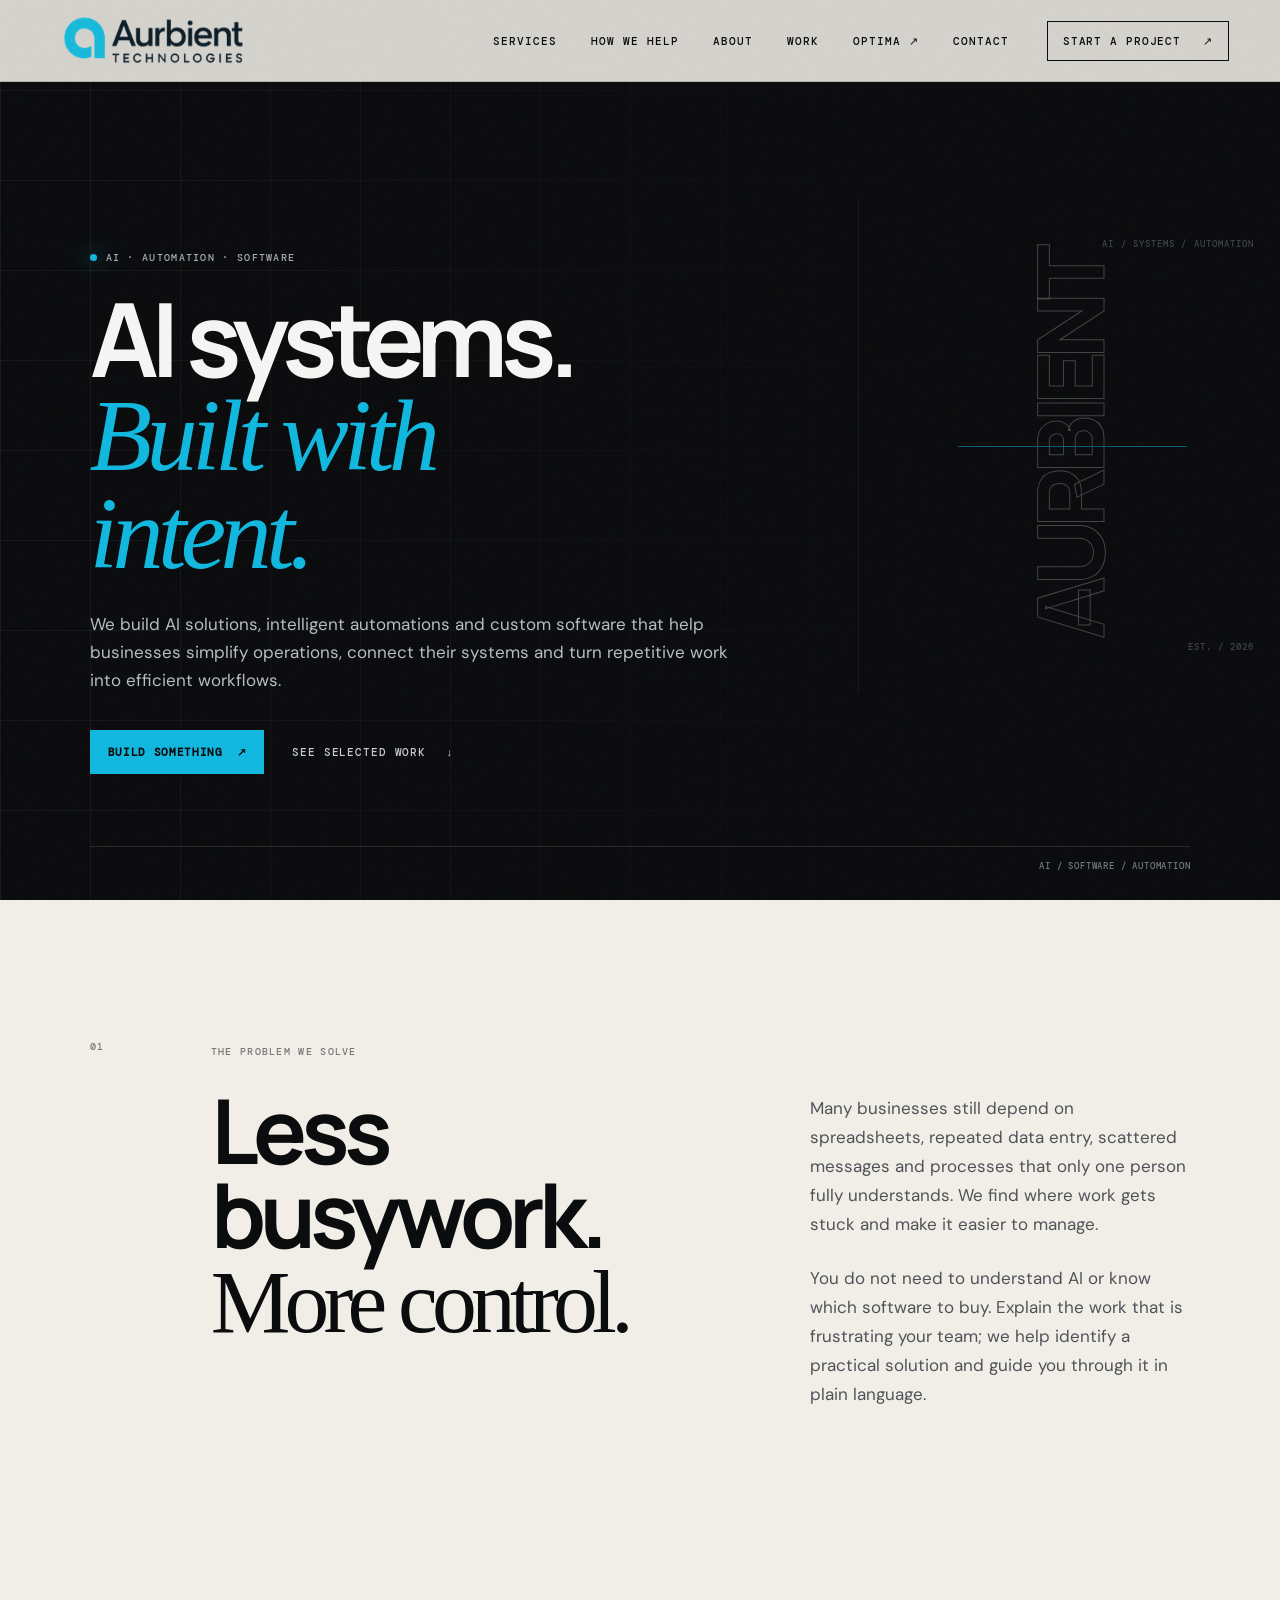
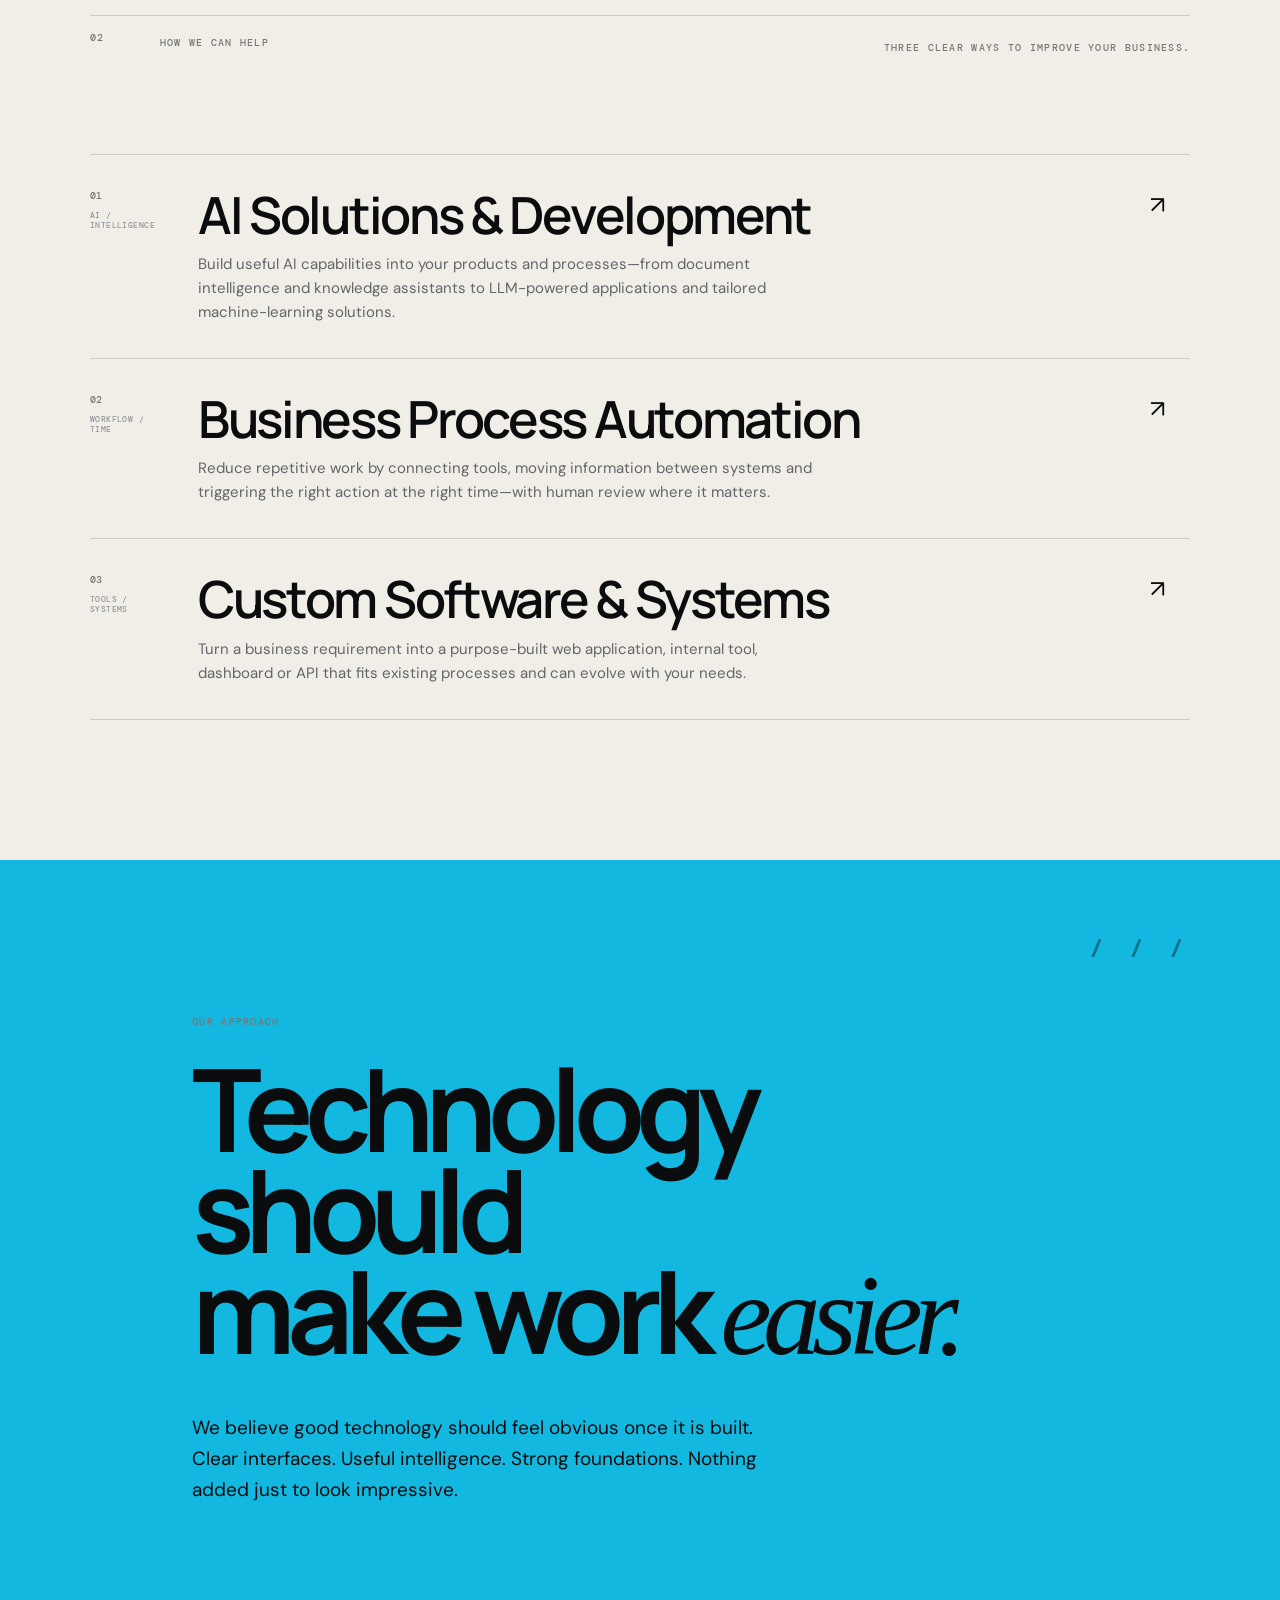
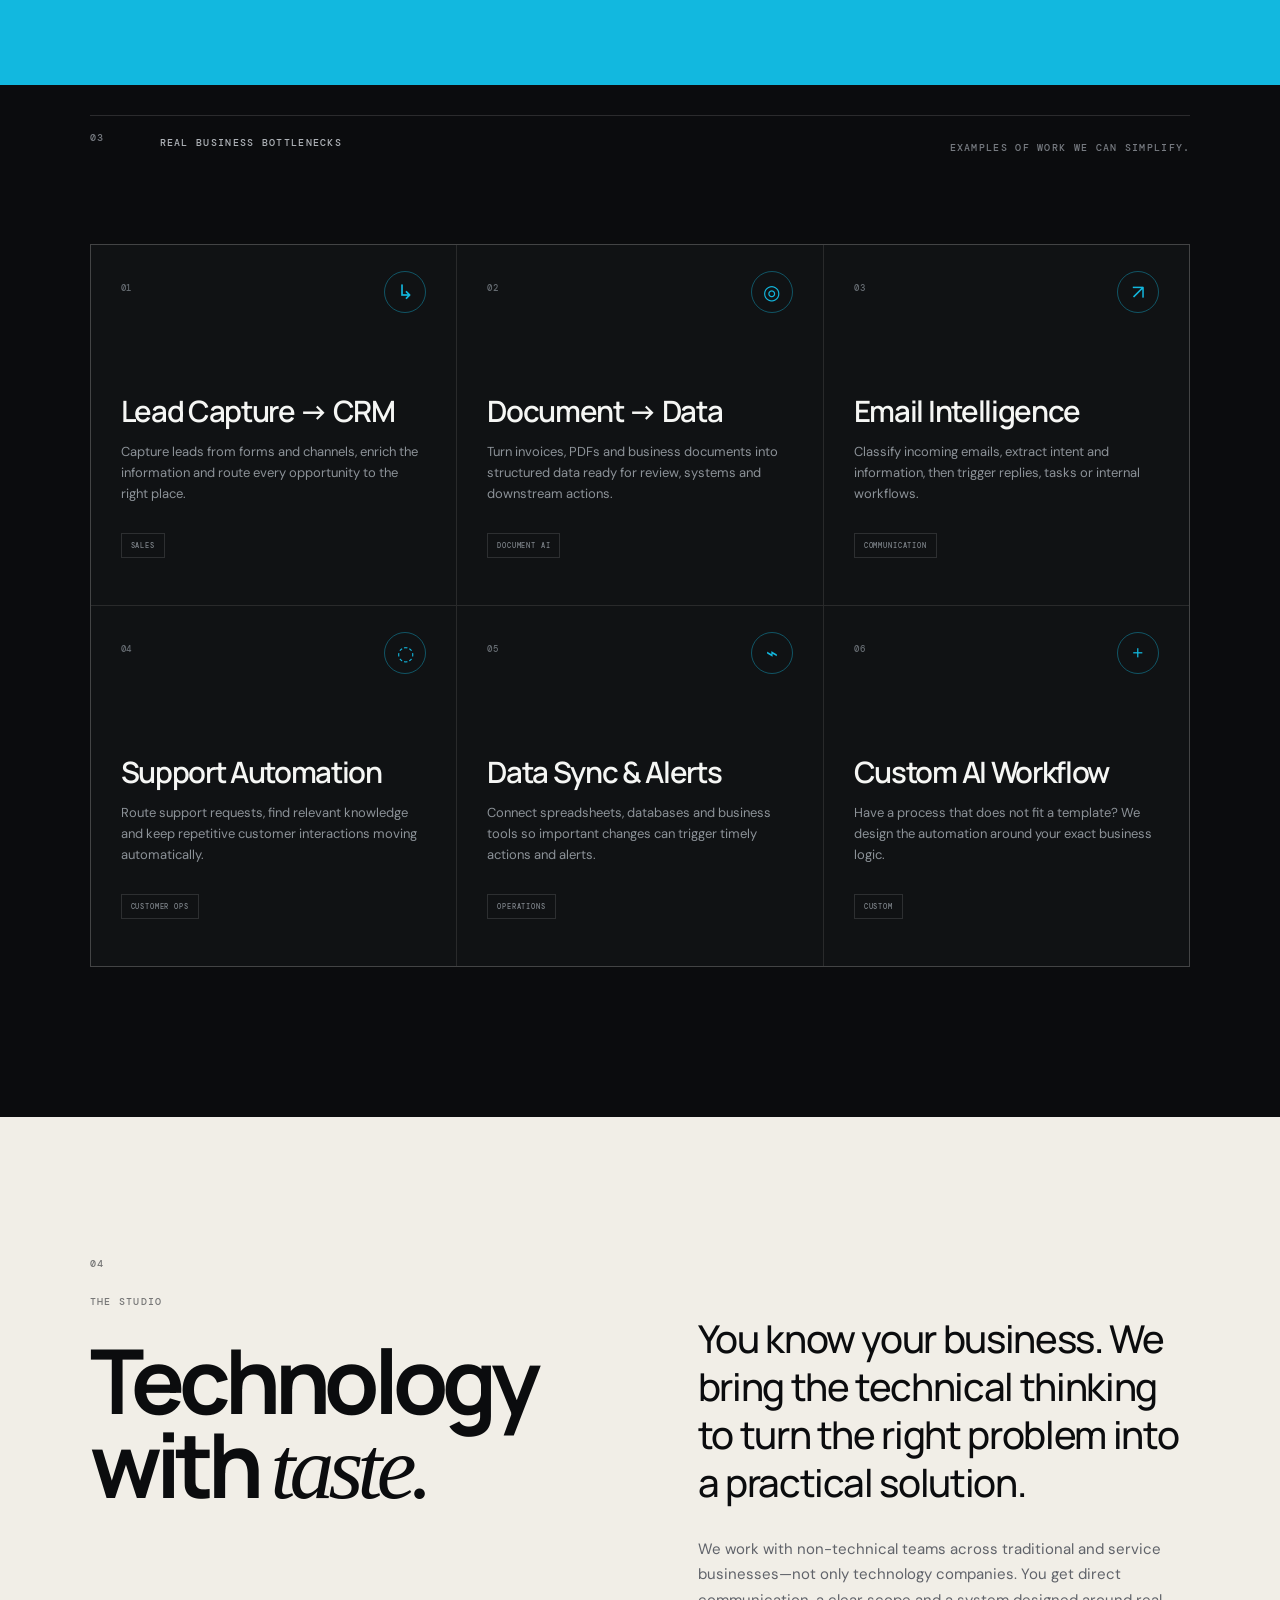
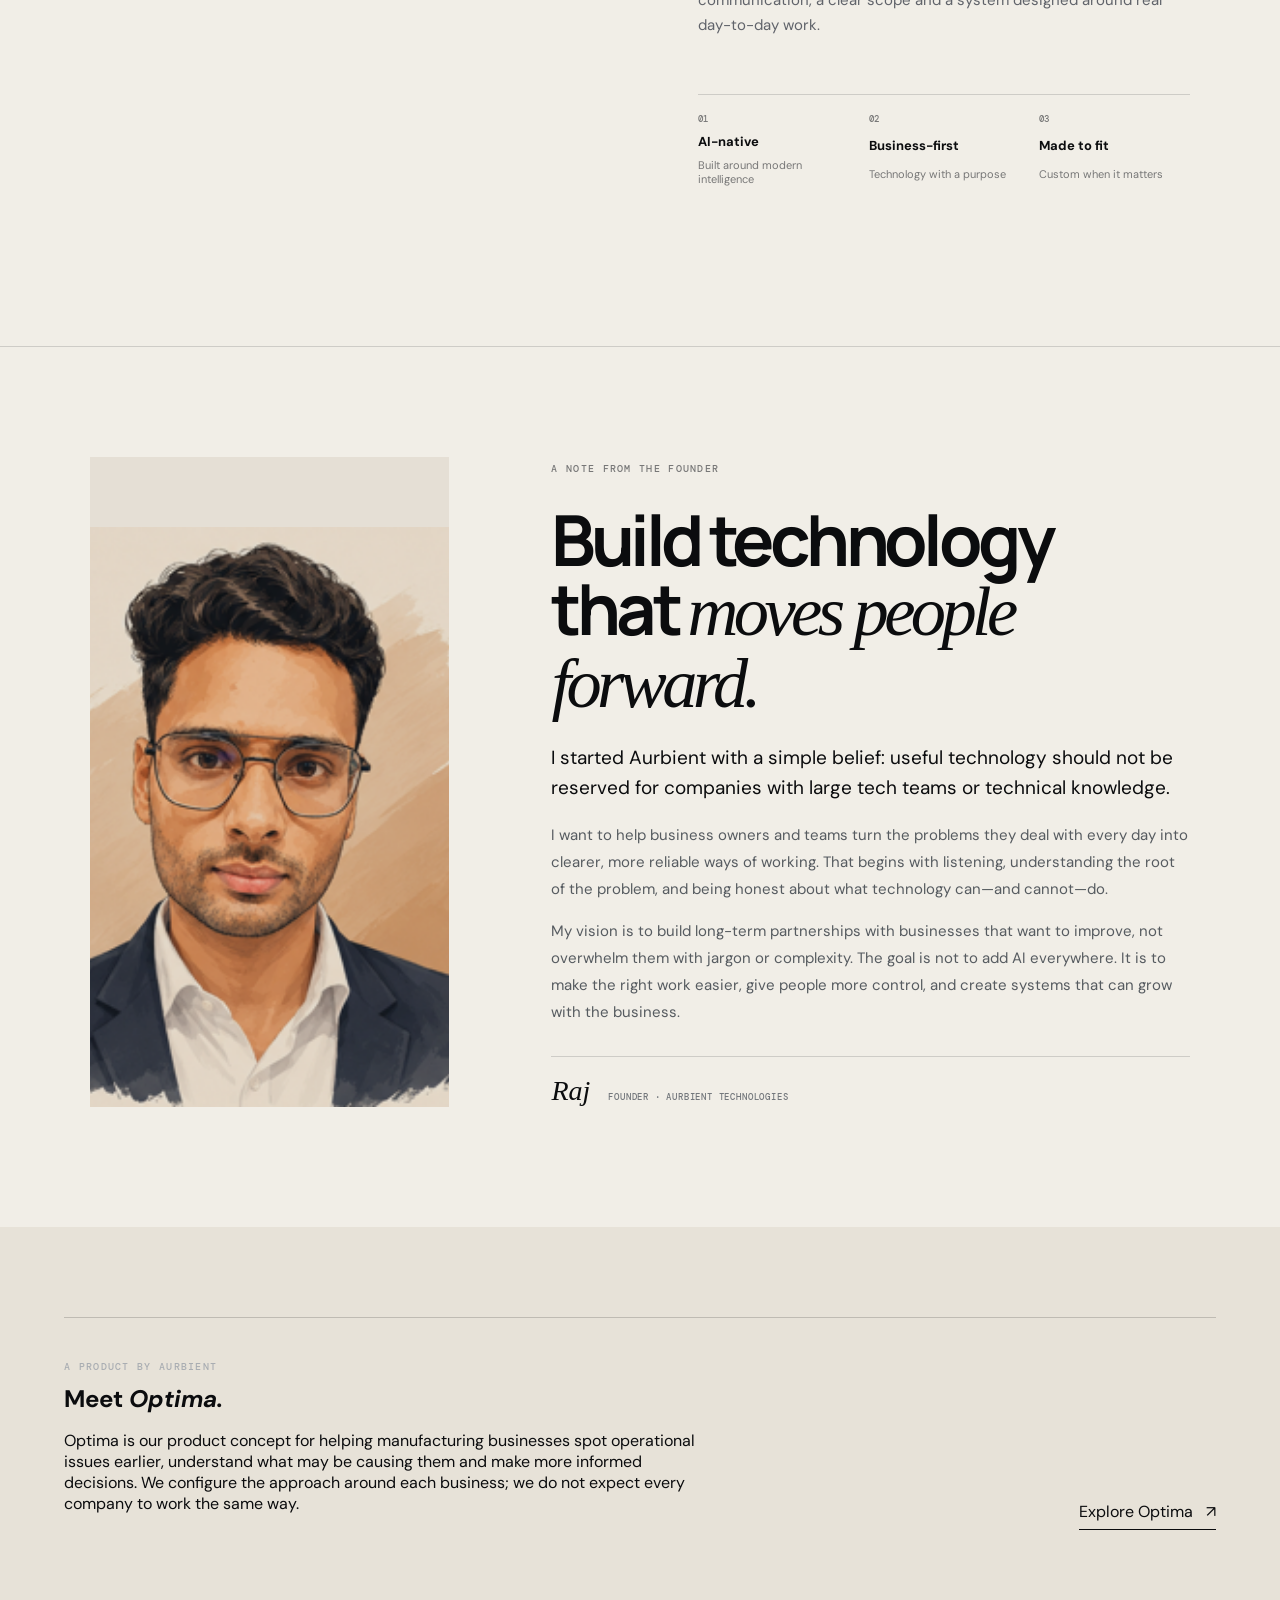
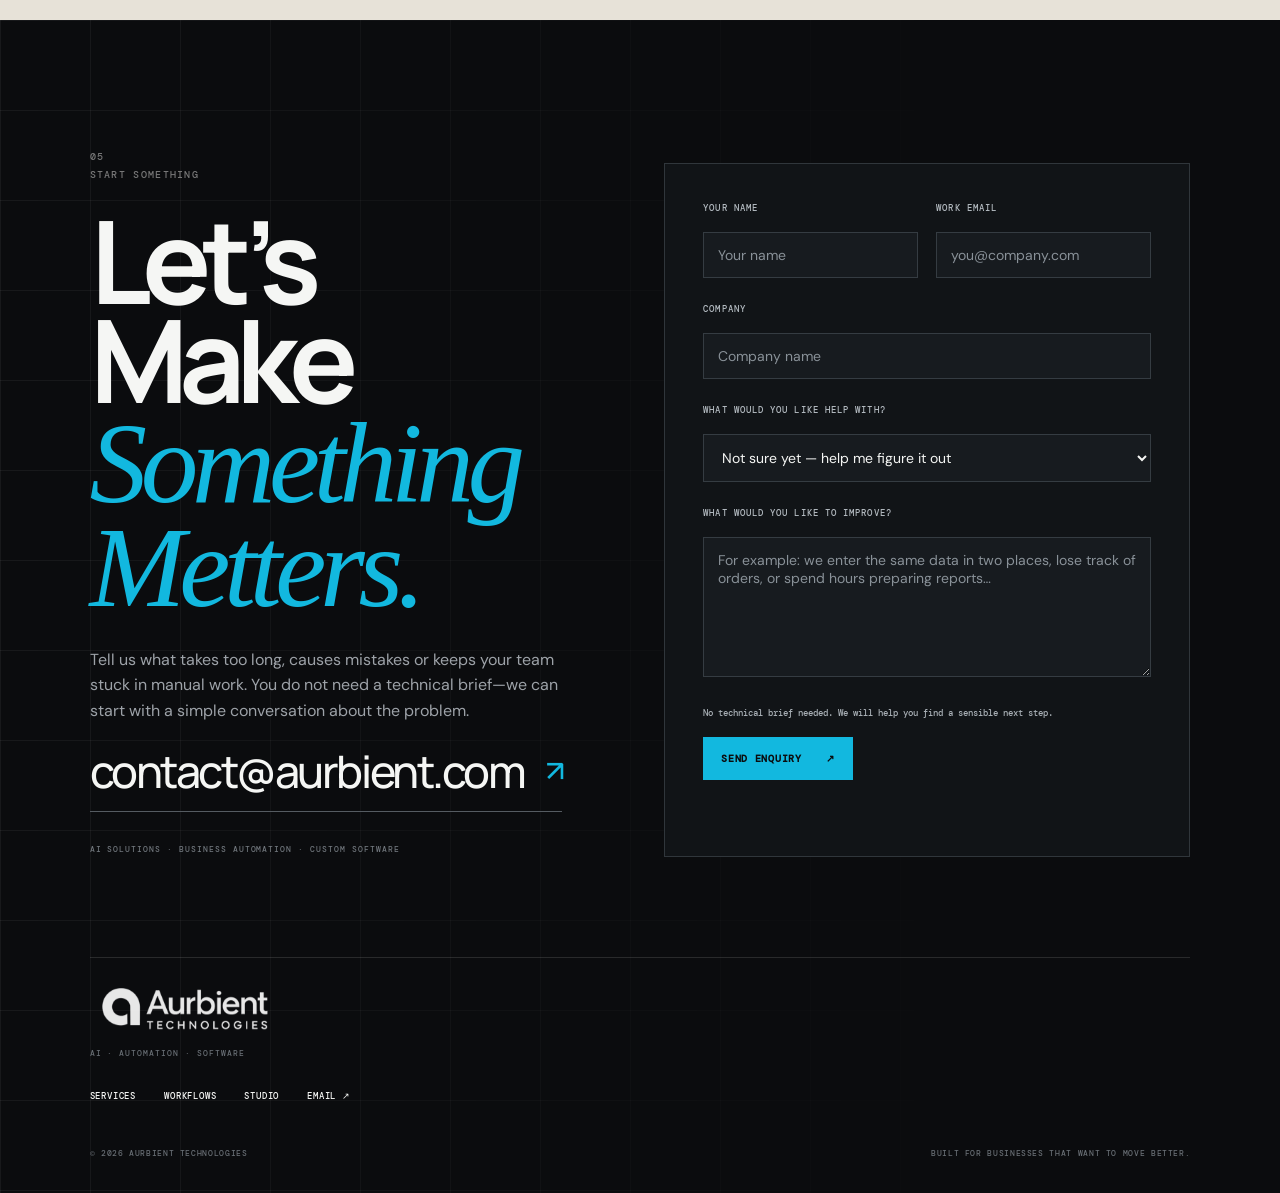
<file: index.html>
<!doctype html>
<html lang="en">
<head>
  <meta charset="utf-8">
  <meta name="viewport" content="width=device-width, initial-scale=1">
  <meta name="theme-color" content="#0b0c0e">
  <meta name="description" content="Aurbient Technologies helps non-technical businesses reduce manual work, connect their tools and build practical software that solves real operational problems.">
  <title>Aurbient Technologies — Practical AI, Automation & Software</title>
  <link rel="icon" type="image/png" href="assets/favicon.png">
  <link rel="preconnect" href="https://fonts.googleapis.com">
  <link rel="preconnect" href="https://fonts.gstatic.com" crossorigin>
  <link href="https://fonts.googleapis.com/css2?family=DM+Mono:wght@400;500&family=DM+Sans:wght@400;500;600;700&family=Manrope:wght@500;600;700;800&display=swap" rel="stylesheet">
  <link rel="stylesheet" href="style.css">
</head>
<body>
  <div class="noise"></div>

  <header class="site-header" id="top">
    <a class="brand" href="#top" aria-label="Aurbient Technologies home">
      <img src="assets/logo.png" alt="Aurbient Technologies">
    </a>
    <button class="home-menu-toggle" type="button" aria-expanded="false" aria-controls="home-nav">Menu</button>
    <nav class="nav" id="home-nav" aria-label="Primary navigation">
      <a href="services.html">Services</a>
      <a href="#work">How we help</a>
      <a href="#about">About</a>
      <a href="projects.html">Work</a>
      <a href="optima/index.html">Optima <span aria-hidden="true">↗</span></a>
      <a href="#contact">Contact</a>
    </nav>
    <a class="header-cta" href="#contact">Start a project <span>↗</span></a>
  </header>

  <main>
    <section class="hero section-dark">
      <div class="hero-grid"></div>
      <div class="hero-copy reveal">
        <p class="eyebrow"><span class="status-dot"></span> AI · AUTOMATION · SOFTWARE</p>
        <h1>AI systems.<br><em>Built with<br>intent.</em></h1>  
        <p class="hero-lede">
          We build AI solutions, intelligent automations and custom software that help businesses simplify operations, connect their systems and turn repetitive work into efficient workflows.        </p>
        <div class="hero-actions">
          <a class="button button-blue" href="#contact">Build something <span>↗</span></a>
          <a class="text-link light" href="#work">See selected work <span>↓</span></a>
        </div>
      </div>

      <div class="hero-art static-hero-art" aria-hidden="true">
        <div class="hero-word">AURBIENT</div>
        <div class="hero-line"></div>
        <div class="hero-coordinate">AI / SYSTEMS / AUTOMATION</div>
        <div class="hero-year">EST. / 2026</div>
      </div>

      <div class="hero-foot">
        <span></span>
        <span>AI / SOFTWARE / AUTOMATION</span>
      </div>
    </section>

    <section class="intro section-paper">
      <div class="section-index">01</div>
      <div class="intro-statement reveal">
        <p class="kicker">THE PROBLEM WE SOLVE</p>
        <h2>Less busywork.<br><span>More control.</span></h2>
      </div>
      <div class="intro-body reveal">
        <p>
          Many businesses still depend on spreadsheets, repeated data entry, scattered messages and processes that only one person fully understands. We find where work gets stuck and make it easier to manage.
        </p>
        <p>
          You do not need to understand AI or know which software to buy. Explain the work that is frustrating your team; we help identify a practical solution and guide you through it in plain language.
        </p>
      </div>
    </section>

    <section class="services section-paper" id="services">
      <div class="section-top">
        <div class="section-index">02</div>
        <p class="kicker">HOW WE CAN HELP</p>
        <p class="section-note">Three clear ways to improve your business.</p>
      </div>

      <div class="service-list">
        <article class="service reveal">
          <div class="service-number">01<br><small>AI / INTELLIGENCE</small></div>
          <div class="service-main">
            <h3>AI Solutions &amp; Development</h3>
            <p>Build useful AI capabilities into your products and processes—from document intelligence and knowledge assistants to LLM-powered applications and tailored machine-learning solutions.</p>
          </div>
          <span class="service-arrow">↗</span>
        </article>
        <article class="service reveal">
          <div class="service-number">02<br><small>WORKFLOW / TIME</small></div>
          <div class="service-main">
            <h3>Business Process Automation</h3>
            <p>Reduce repetitive work by connecting tools, moving information between systems and triggering the right action at the right time—with human review where it matters.</p>
          </div>
          <span class="service-arrow">↗</span>
        </article>
        <article class="service reveal">
          <div class="service-number">03<br><small>TOOLS / SYSTEMS</small></div>
          <div class="service-main">
            <h3>Custom Software &amp; Systems</h3>
            <p>Turn a business requirement into a purpose-built web application, internal tool, dashboard or API that fits existing processes and can evolve with your needs.</p>
          </div>
          <span class="service-arrow">↗</span>
        </article>
      </div>
    </section>

    <section class="manifesto section-blue">
      <div class="manifesto-mark" aria-hidden="true">/ / /</div>
      <p class="kicker">OUR APPROACH</p>
      <h2 class="reveal">Technology should<br>make work <em>easier.</em></h2>
      <p class="manifesto-copy reveal">
        We believe good technology should feel obvious once it is built. Clear interfaces. Useful intelligence. Strong foundations. Nothing added just to look impressive.
      </p>
    </section>

    <section class="work section-dark" id="work">
      <div class="section-top work-top">
        <div class="section-index">03</div>
        <p class="kicker">REAL BUSINESS BOTTLENECKS</p>
        <p class="section-note">Examples of work we can simplify.</p>
      </div>

      <div class="workflow-grid">
        <article class="workflow-card reveal">
          <span class="workflow-no">01</span>
          <div class="workflow-icon">↳</div>
          <h3>Lead Capture → CRM</h3>
          <p>Capture leads from forms and channels, enrich the information and route every opportunity to the right place.</p>
          <span class="workflow-tag">SALES</span>
        </article>

        <article class="workflow-card reveal">
          <span class="workflow-no">02</span>
          <div class="workflow-icon">◎</div>
          <h3>Document → Data</h3>
          <p>Turn invoices, PDFs and business documents into structured data ready for review, systems and downstream actions.</p>
          <span class="workflow-tag">DOCUMENT AI</span>
        </article>

        <article class="workflow-card reveal">
          <span class="workflow-no">03</span>
          <div class="workflow-icon">↗</div>
          <h3>Email Intelligence</h3>
          <p>Classify incoming emails, extract intent and information, then trigger replies, tasks or internal workflows.</p>
          <span class="workflow-tag">COMMUNICATION</span>
        </article>

        <article class="workflow-card reveal">
          <span class="workflow-no">04</span>
          <div class="workflow-icon">◌</div>
          <h3>Support Automation</h3>
          <p>Route support requests, find relevant knowledge and keep repetitive customer interactions moving automatically.</p>
          <span class="workflow-tag">CUSTOMER OPS</span>
        </article>

        <article class="workflow-card reveal">
          <span class="workflow-no">05</span>
          <div class="workflow-icon">⌁</div>
          <h3>Data Sync & Alerts</h3>
          <p>Connect spreadsheets, databases and business tools so important changes can trigger timely actions and alerts.</p>
          <span class="workflow-tag">OPERATIONS</span>
        </article>

        <article class="workflow-card reveal">
          <span class="workflow-no">06</span>
          <div class="workflow-icon">+</div>
          <h3>Custom AI Workflow</h3>
          <p>Have a process that does not fit a template? We design the automation around your exact business logic.</p>
          <span class="workflow-tag">CUSTOM</span>
        </article>
      </div>
    </section>

    <section class="studio section-paper" id="studio">
      <div class="section-index">04</div>
      <div class="studio-grid">
        <div class="studio-title reveal">
          <p class="kicker">THE STUDIO</p>
          <h2>Technology<br>with <em>taste.</em></h2>
        </div>
        <div class="studio-copy reveal">
          <p class="large-copy">
            You know your business. We bring the technical thinking to turn the right problem into a practical solution.
          </p>
          <p>
            We work with non-technical teams across traditional and service businesses—not only technology companies. You get direct communication, a clear scope and a system designed around real day-to-day work.
          </p>
          <div class="studio-facts">
            <div><span>01</span><b>AI-native</b><small>Built around modern intelligence</small></div>
            <div><span>02</span><b>Business-first</b><small>Technology with a purpose</small></div>
            <div><span>03</span><b>Made to fit</b><small>Custom when it matters</small></div>
          </div>
        </div>
      </div>
    </section>

    

    <section class="founder section-paper" id="about">
      <div class="founder-inner">
        <div class="founder-photo-wrap"><img class="founder-photo" src="assets/raj-profile.png" alt="Portrait of Raj, founder of Aurbient Technologies" loading="lazy"></div>
        <div class="founder-copy reveal">
          <p class="kicker">A NOTE FROM THE FOUNDER</p>
          <h2>Build technology<br>that <em>moves people forward.</em></h2>
          <p class="founder-lede">I started Aurbient with a simple belief: useful technology should not be reserved for companies with large tech teams or technical knowledge.</p>
          <p>I want to help business owners and teams turn the problems they deal with every day into clearer, more reliable ways of working. That begins with listening, understanding the root of the problem, and being honest about what technology can—and cannot—do.</p>
          <p>My vision is to build long-term partnerships with businesses that want to improve, not overwhelm them with jargon or complexity. The goal is not to add AI everywhere. It is to make the right work easier, give people more control, and create systems that can grow with the business.</p>
          <div class="founder-signoff"><span>Raj</span><small>FOUNDER · AURBIENT TECHNOLOGIES</small></div>
        </div>
      </div>
    </section>

    <section class="optima-product section-paper" id="optima-product">
      <div class="optima-product-inner">
        <div>
          <p class="eyebrow">A PRODUCT BY AURBIENT</p>
          <h2>Meet <em>Optima.</em></h2>
          <p>Optima is our product concept for helping manufacturing businesses spot operational issues earlier, understand what may be causing them and make more informed decisions. We configure the approach around each business; we do not expect every company to work the same way.</p>
        </div>
        <a class="optima-product-link" href="optima/index.html">Explore Optima <span aria-hidden="true">↗</span></a>
      </div>
    </section>

<section class="contact section-dark" id="contact">
      <div class="contact-grid"></div>
      <div class="section-index">05</div>

      <div class="contact-layout">
        <div class="contact-content reveal">
          <p class="kicker">START SOMETHING</p>
          <h2>Let’s Make<br><em>Something Metters.</em></h2>
          <p>
            Tell us what takes too long, causes mistakes or keeps your team stuck in manual work. You do not need a technical brief—we can start with a simple conversation about the problem.
          </p>
           <a
        class="contact-mail"
        href="mailto:contact@aurbient.com"
      >
        contact@aurbient.com
        <span>↗</span>
      </a>
          <div class="contact-mini">AI SOLUTIONS · BUSINESS AUTOMATION · CUSTOM SOFTWARE</div>
        </div>

        <form class="contact-form reveal" id="contactForm">
          <div class="form-row">
            <label>
              <span>YOUR NAME</span>
              <input type="text" name="name" placeholder="Your name" required>
            </label>
            <label>
              <span>WORK EMAIL</span>
              <input type="email" name="email" placeholder="you@company.com" required>
            </label>
          </div>
          <label>
            <span>COMPANY</span>
            <input type="text" name="company" placeholder="Company name">
          </label>
          <label>
            <span>WHAT WOULD YOU LIKE HELP WITH?</span>
            <select name="service">
              <option value="Not sure yet">Not sure yet — help me figure it out</option>
              <option value="AI Solutions & Development">AI Solutions &amp; Development</option>
              <option value="Business Process Automation">Business Process Automation</option>
              <option value="Custom Software & Systems">Custom Software &amp; Systems</option>
              <option value="A combination">A combination of services</option>
            </select>
          </label>
          <label>
            <span>WHAT WOULD YOU LIKE TO IMPROVE?</span>
            <textarea name="message" rows="5" placeholder="For example: we enter the same data in two places, lose track of orders, or spend hours preparing reports…" required></textarea>
          </label>
          <div class="form-bottom">
            <span>No technical brief needed. We will help you find a sensible next step.</span>
            <button type="submit">Send enquiry <b>↗</b></button>
          </div>
          <p class="form-status" id="formStatus" aria-live="polite"></p>
        </form>
      </div>

      <footer class="site-footer">
        <div class="footer-brand">
          <img src="assets/logo.png" alt="Aurbient Technologies">
          <p>AI · AUTOMATION · SOFTWARE</p>
        </div>
        <div class="footer-links">
          <a href="services.html">Services</a>
          <a href="#work">Workflows</a>
          <a href="studio.html">Studio</a>
          <a href="mailto:contact@aurbient.com">Email ↗</a>
        </div>
        <div class="footer-bottom">
          <span>© 2026 Aurbient Technologies</span>
          <span>Built for businesses that want to move better.</span>
        </div>
      </footer>
    </section>
  </main>

  <script src="script.js"></script>
</body>
</html>
</file>
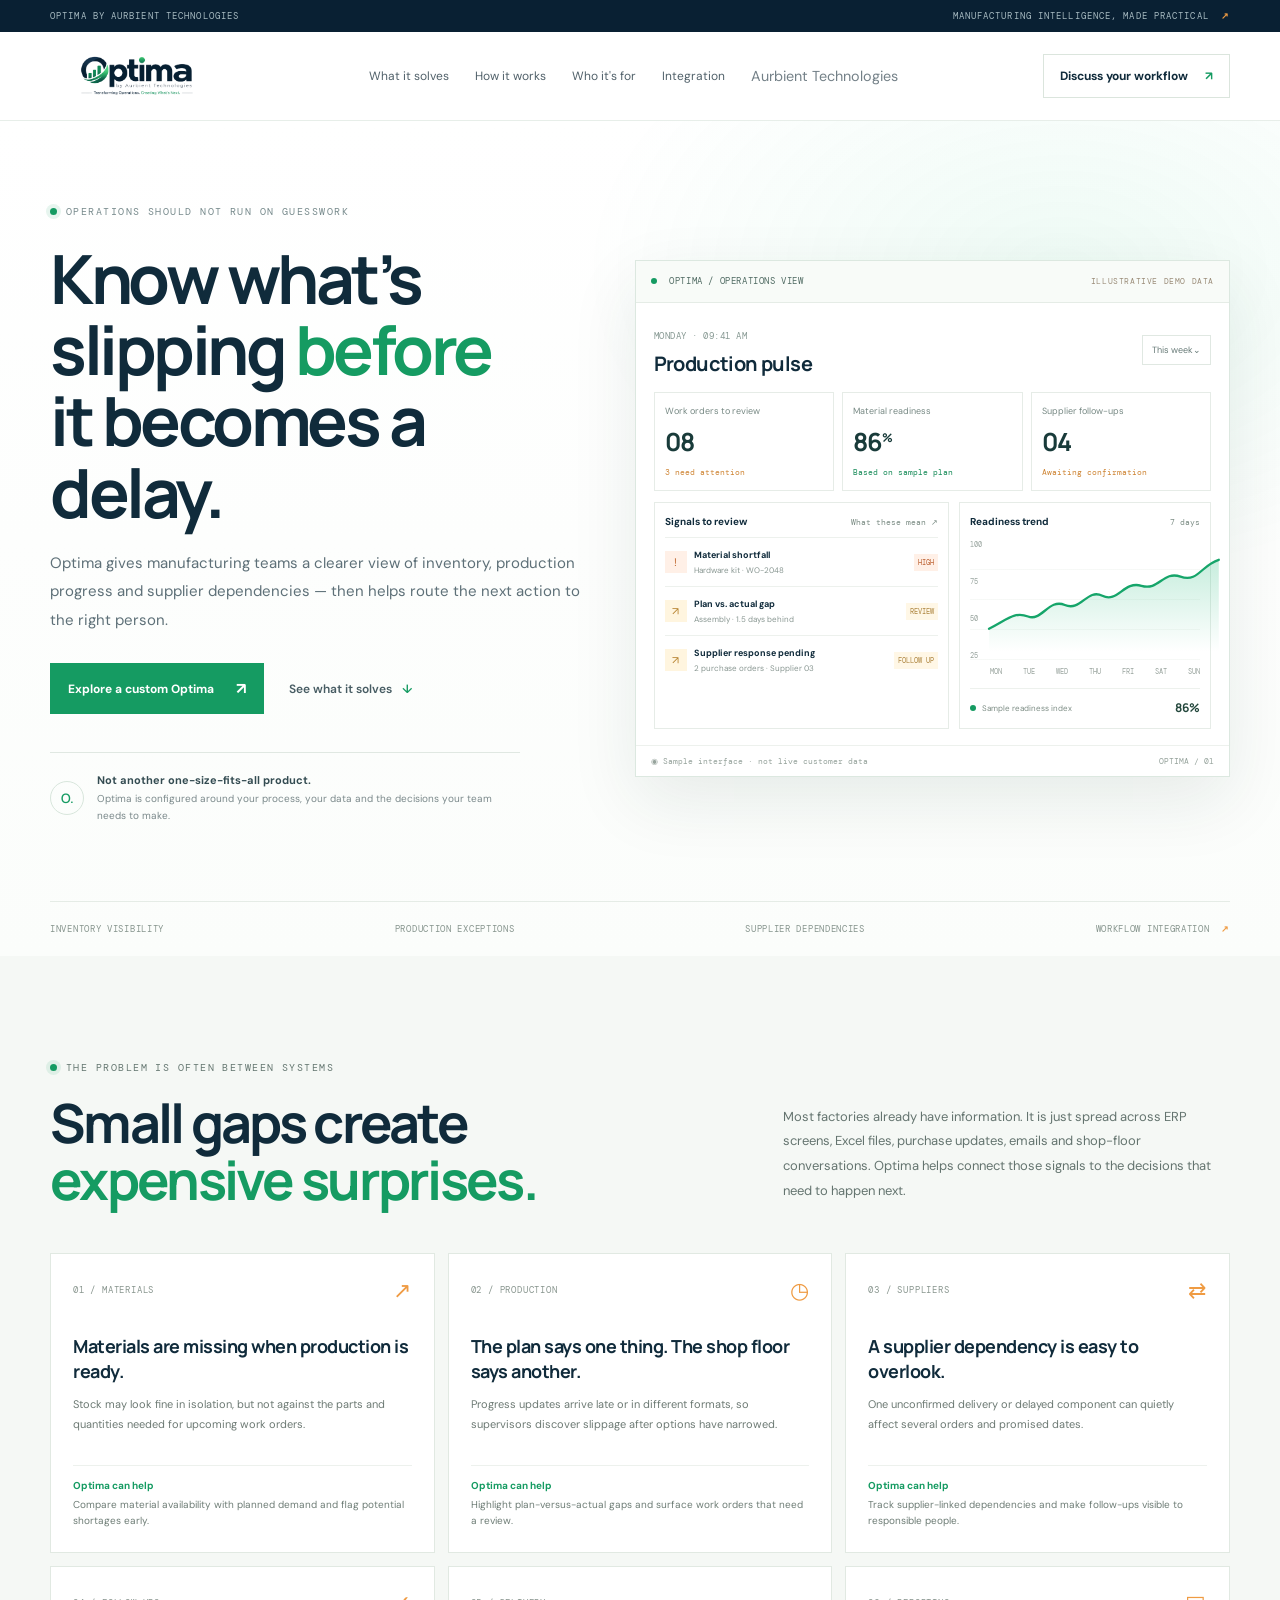
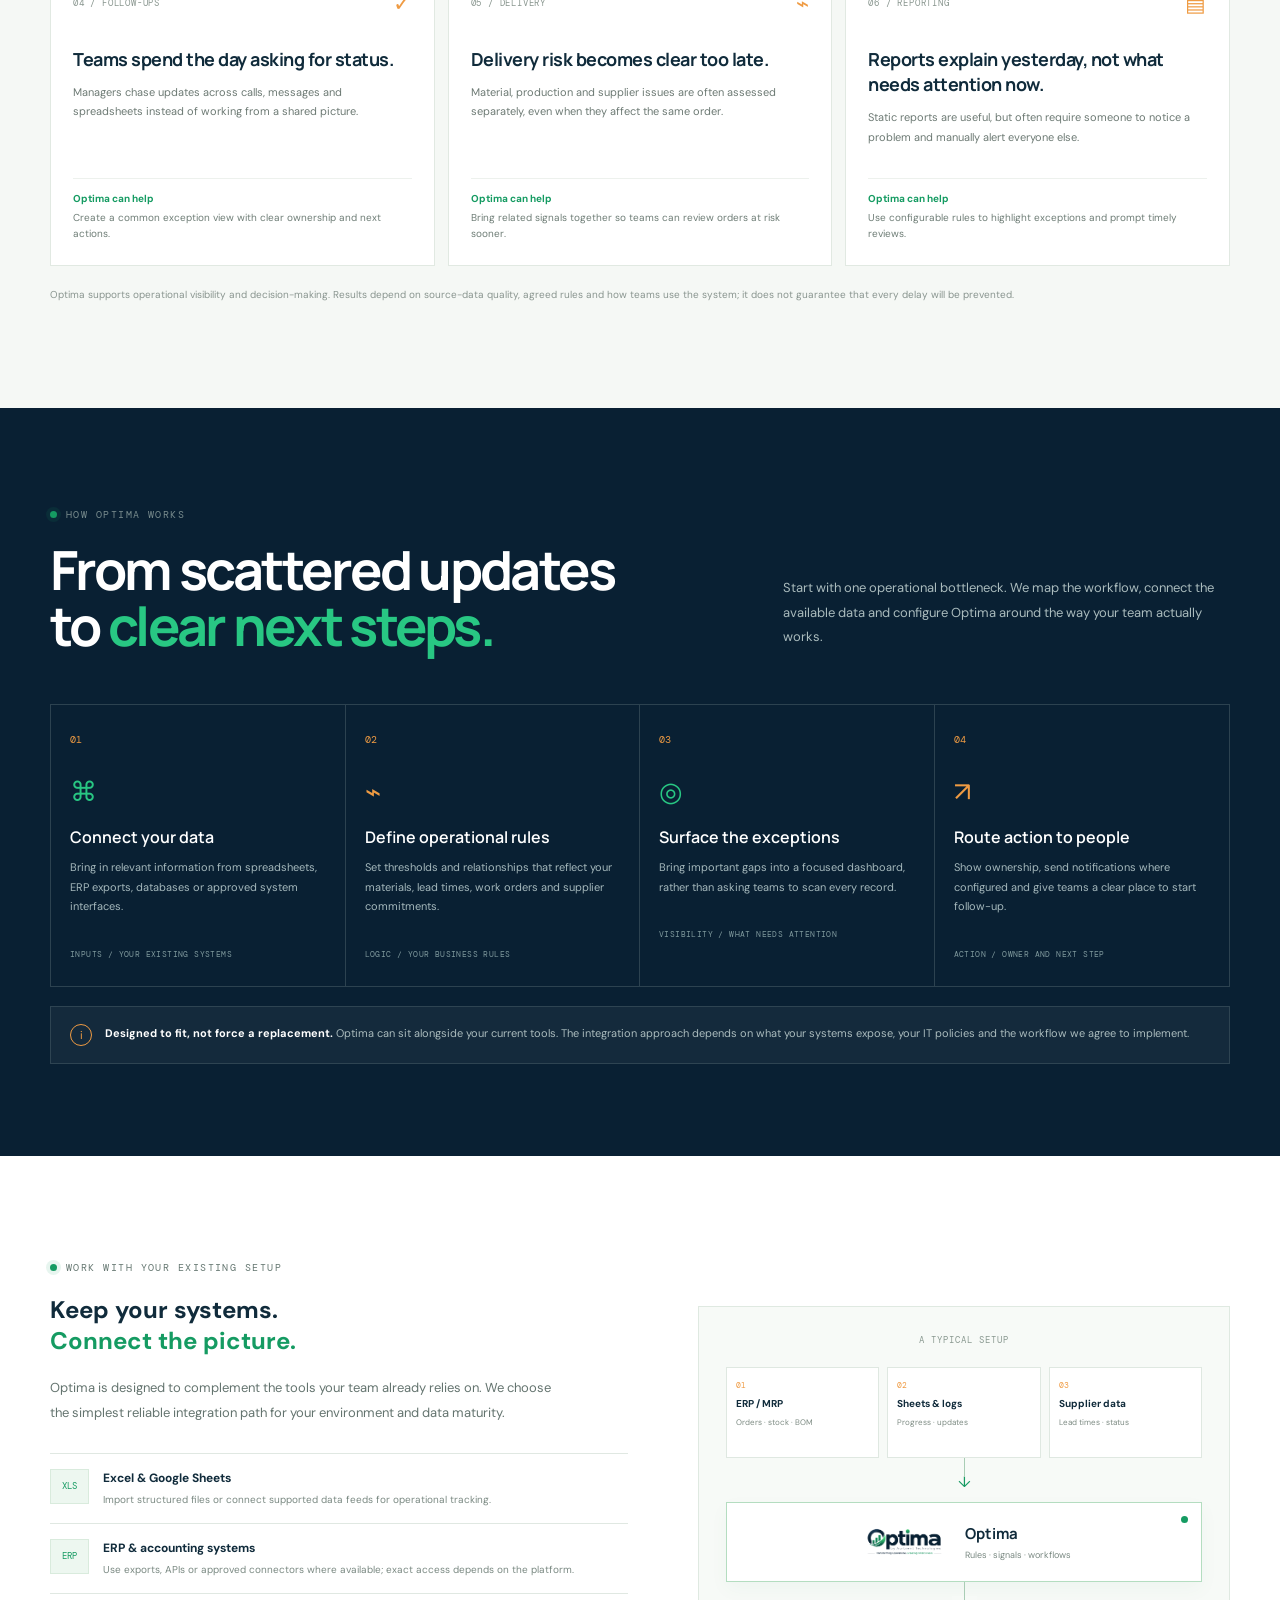
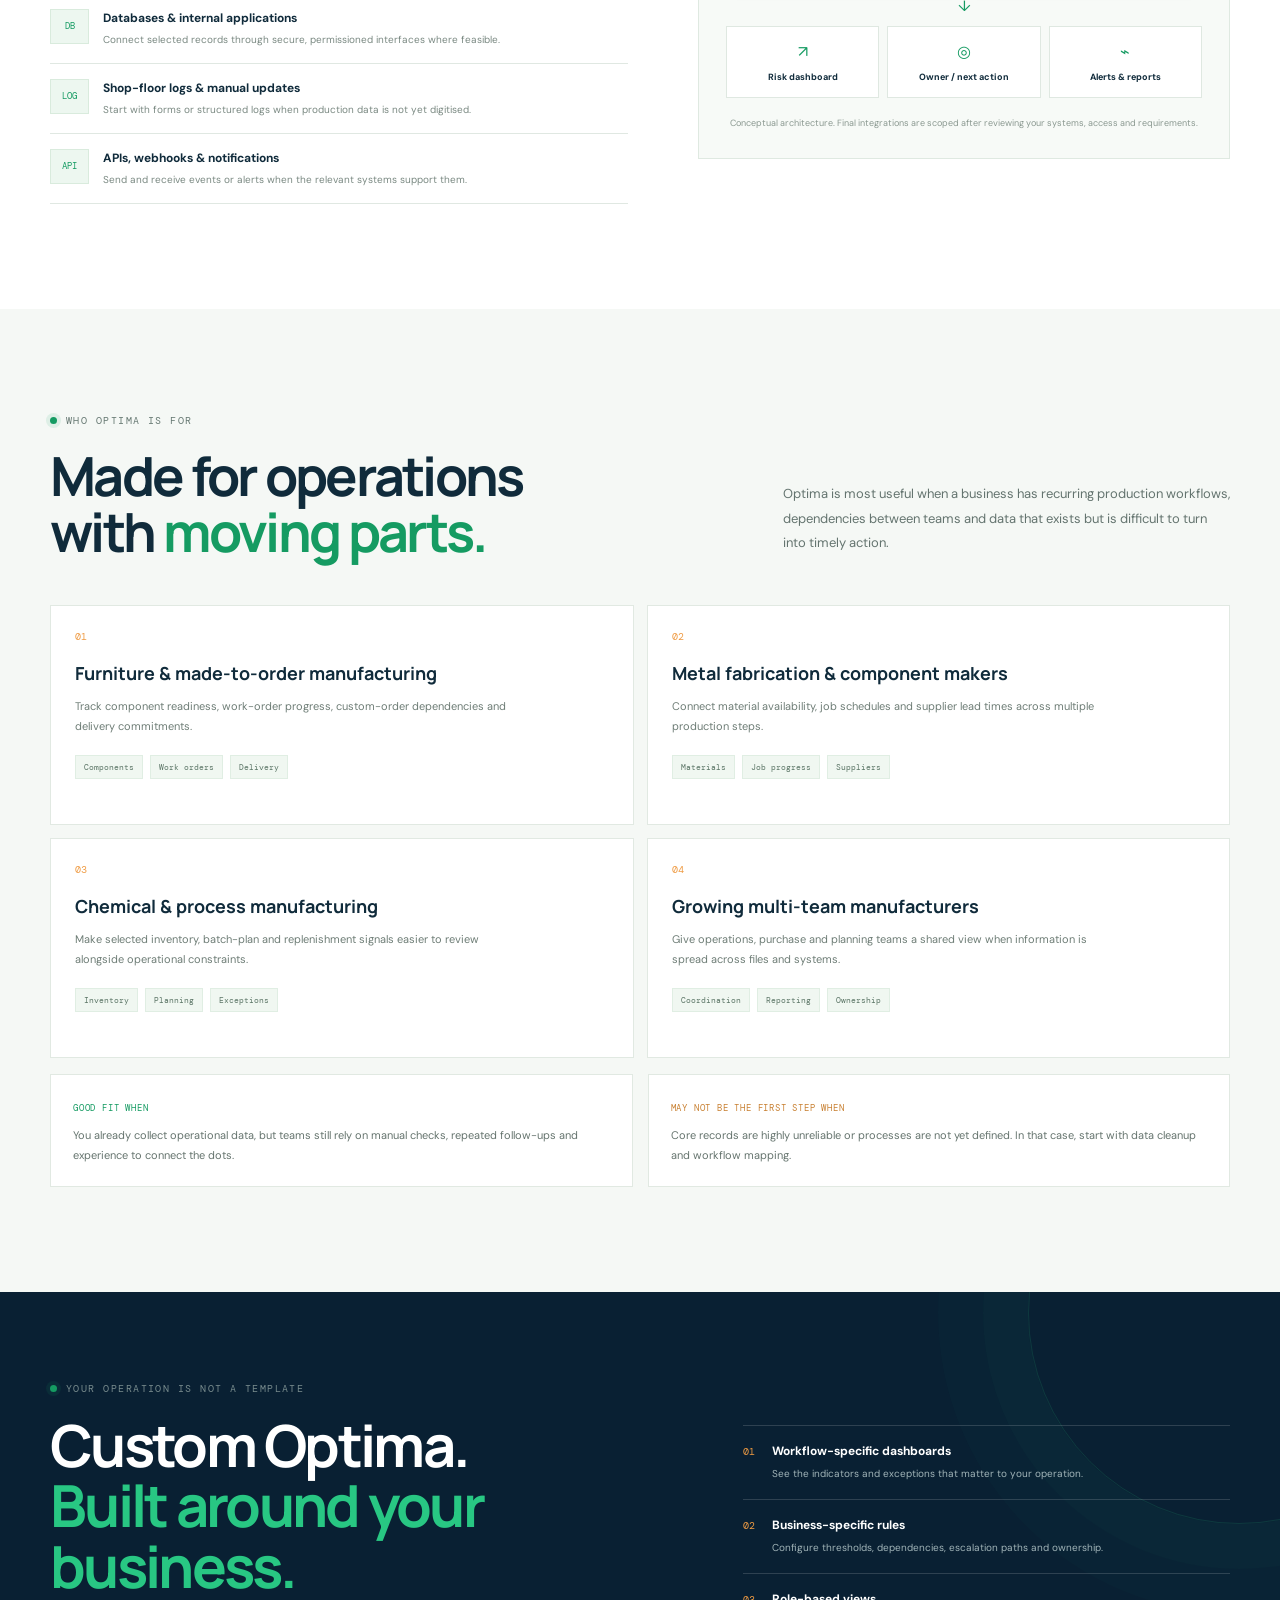
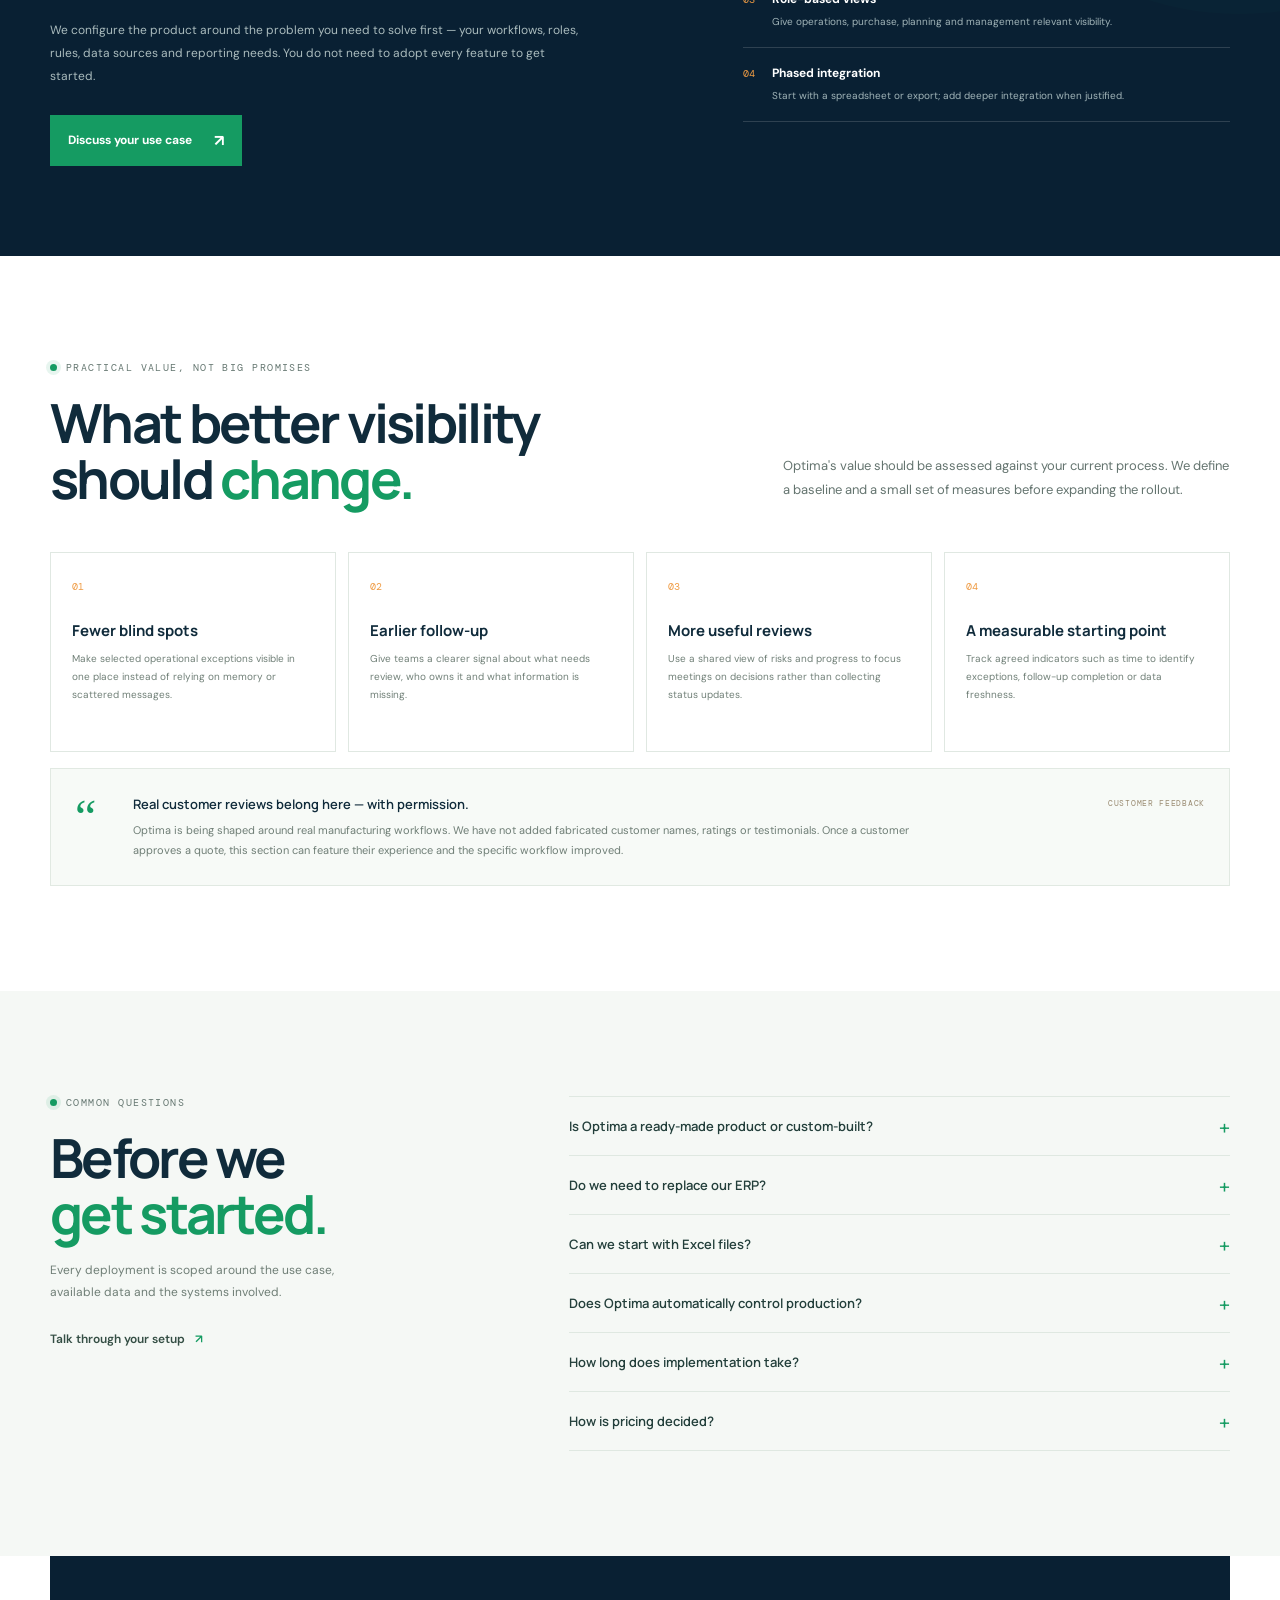
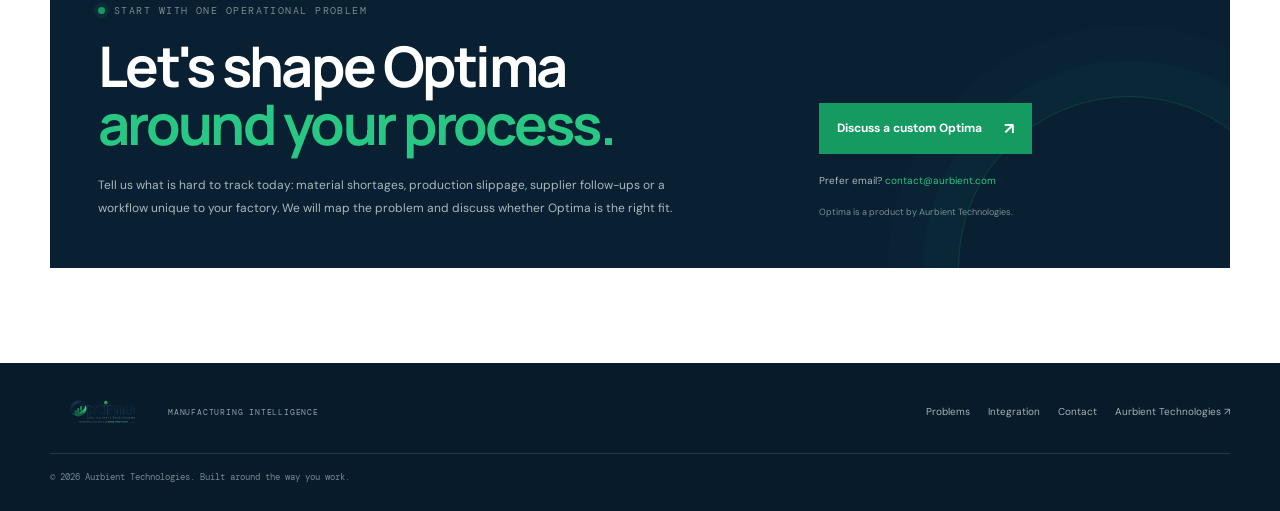
<file: optima/index.html>
<!doctype html>
<html lang="en">
<head>
<meta charset="utf-8">
<meta name="viewport" content="width=device-width, initial-scale=1">
<meta name="theme-color" content="#ffffff">
<meta name="description" content="Optima by Aurbient Technologies helps manufacturers spot operational risks earlier, coordinate action, and adapt manufacturing intelligence to the way their business works.">
<title>Optima — Manufacturing Intelligence, Built Around You</title>
<link rel="icon" type="image/png" href="assets/optima-logo.png">
<link rel="preconnect" href="https://fonts.googleapis.com">
<link rel="preconnect" href="https://fonts.gstatic.com" crossorigin>
<link href="https://fonts.googleapis.com/css2?family=DM+Mono:wght@400;500&family=DM+Sans:wght@400;500;600;700&family=Manrope:wght@400;500;600;700;800&display=swap" rel="stylesheet">
<link rel="stylesheet" href="style.css">
</head>
<body>
<div class="topline"><div class="container topline-inner"><span>OPTIMA BY AURBIENT TECHNOLOGIES</span><span>MANUFACTURING INTELLIGENCE, MADE PRACTICAL <b>↗</b></span></div></div>
<header class="header">
  <div class="container nav-wrap">
    <a class="brand" href="#home" aria-label="Optima home"><img src="assets/optima-logo.png" alt="Optima by Aurbient Technologies"></a>
    <button class="menu-toggle" id="menuToggle" aria-label="Open navigation" aria-expanded="false">☰</button>
    <nav class="nav" id="nav">
      <a href="#problems">What it solves</a><a href="#how">How it works</a><a href="#industries">Who it's for</a><a href="#integration">Integration</a>
          <a href="/" class="aurbient-home-link">Aurbient Technologies</a>
    </nav>
    <a class="nav-cta" href="#contact">Discuss your workflow <span>↗</span></a>
  </div>
</header>
<main id="home">
<section class="hero">
 <div class="container hero-grid">
  <div class="hero-copy">
   <div class="eyebrow"><i></i> OPERATIONS SHOULD NOT RUN ON GUESSWORK</div>
   <h1>Know what’s<br>slipping <em>before</em><br>it becomes a delay.</h1>
   <p class="hero-lede">Optima gives manufacturing teams a clearer view of inventory, production progress and supplier dependencies — then helps route the next action to the right person.</p>
   <div class="hero-actions"><a class="btn btn-green" href="#contact">Explore a custom Optima <span>↗</span></a><a class="text-link" href="#problems">See what it solves <span>↓</span></a></div>
   <div class="hero-note"><span class="note-mark">O.</span><p><b>Not another one-size-fits-all product.</b><br>Optima is configured around your process, your data and the decisions your team needs to make.</p></div>
  </div>
  <div class="hero-visual">
   <div class="visual-top"><span><i></i> OPTIMA / OPERATIONS VIEW</span><span class="sample">ILLUSTRATIVE DEMO DATA</span></div>
   <div class="visual-title"><div><small>MONDAY · 09:41 AM</small><h2>Production pulse</h2></div><span class="filter">This week⌄</span></div>
   <div class="stat-grid">
    <div class="stat"><span>Work orders to review</span><strong>08</strong><small class="orange">3 need attention</small></div>
    <div class="stat"><span>Material readiness</span><strong>86<sup>%</sup></strong><small class="green">Based on sample plan</small></div>
    <div class="stat"><span>Supplier follow-ups</span><strong>04</strong><small class="orange">Awaiting confirmation</small></div>
   </div>
   <div class="visual-lower">
    <div class="signals"><div class="block-head"><b>Signals to review</b><a href="#problems">What these mean ↗</a></div>
     <div class="signal"><span class="signal-icon red">!</span><div><b>Material shortfall</b><small>Hardware kit · WO-2048</small></div><label class="high">HIGH</label></div>
     <div class="signal"><span class="signal-icon amber">↗</span><div><b>Plan vs. actual gap</b><small>Assembly · 1.5 days behind</small></div><label>REVIEW</label></div>
     <div class="signal"><span class="signal-icon amber">↗</span><div><b>Supplier response pending</b><small>2 purchase orders · Supplier 03</small></div><label>FOLLOW UP</label></div>
    </div>
    <div class="trend"><div class="block-head"><b>Readiness trend</b><span>7 days</span></div>
     <div class="chart"><div class="axis"><span>100</span><span>75</span><span>50</span><span>25</span></div><svg viewBox="0 0 300 135" role="img" aria-label="Illustrative readiness trend"><defs><linearGradient id="shade" x1="0" x2="0" y1="0" y2="1"><stop offset="0" stop-color="#20b879" stop-opacity=".25"/><stop offset="1" stop-color="#20b879" stop-opacity="0"/></linearGradient></defs><path d="M0 105 C24 93 33 82 51 89 S78 65 99 74 S128 52 148 62 S176 42 199 49 S227 29 250 37 S277 22 300 15 L300 135 L0 135Z" fill="url(#shade)"/><path d="M0 105 C24 93 33 82 51 89 S78 65 99 74 S128 52 148 62 S176 42 199 49 S227 29 250 37 S277 22 300 15" fill="none" stroke="#16a56a" stroke-width="3" stroke-linecap="round"/></svg></div>
     <div class="days"><span>MON</span><span>TUE</span><span>WED</span><span>THU</span><span>FRI</span><span>SAT</span><span>SUN</span></div>
     <div class="trend-foot"><i></i> Sample readiness index <b>86%</b></div>
    </div>
   </div>
   <div class="visual-foot"><span>◉ Sample interface · not live customer data</span><span>OPTIMA / 01</span></div>
  </div>
 </div>
 <div class="container hero-strip"><span>INVENTORY VISIBILITY</span><span>PRODUCTION EXCEPTIONS</span><span>SUPPLIER DEPENDENCIES</span><span>WORKFLOW INTEGRATION <b>↗</b></span></div>
</section>

<section class="intro section-pad" id="problems">
 <div class="container">
  <div class="section-intro"><div><div class="eyebrow dark"><i></i> THE PROBLEM IS OFTEN BETWEEN SYSTEMS</div><h2>Small gaps create<br><em>expensive surprises.</em></h2></div><p>Most factories already have information. It is just spread across ERP screens, Excel files, purchase updates, emails and shop-floor conversations. Optima helps connect those signals to the decisions that need to happen next.</p></div>
  <div class="problem-grid">
   <article class="problem-card"><div class="card-top"><span>01 / MATERIALS</span><span class="card-symbol">↗</span></div><h3>Materials are missing when production is ready.</h3><p>Stock may look fine in isolation, but not against the parts and quantities needed for upcoming work orders.</p><div class="card-result"><b>Optima can help</b><span>Compare material availability with planned demand and flag potential shortages early.</span></div></article>
   <article class="problem-card"><div class="card-top"><span>02 / PRODUCTION</span><span class="card-symbol">◷</span></div><h3>The plan says one thing. The shop floor says another.</h3><p>Progress updates arrive late or in different formats, so supervisors discover slippage after options have narrowed.</p><div class="card-result"><b>Optima can help</b><span>Highlight plan-versus-actual gaps and surface work orders that need a review.</span></div></article>
   <article class="problem-card"><div class="card-top"><span>03 / SUPPLIERS</span><span class="card-symbol">⇄</span></div><h3>A supplier dependency is easy to overlook.</h3><p>One unconfirmed delivery or delayed component can quietly affect several orders and promised dates.</p><div class="card-result"><b>Optima can help</b><span>Track supplier-linked dependencies and make follow-ups visible to responsible people.</span></div></article>
   <article class="problem-card"><div class="card-top"><span>04 / FOLLOW-UPS</span><span class="card-symbol">✓</span></div><h3>Teams spend the day asking for status.</h3><p>Managers chase updates across calls, messages and spreadsheets instead of working from a shared picture.</p><div class="card-result"><b>Optima can help</b><span>Create a common exception view with clear ownership and next actions.</span></div></article>
   <article class="problem-card"><div class="card-top"><span>05 / DELIVERY</span><span class="card-symbol">⌁</span></div><h3>Delivery risk becomes clear too late.</h3><p>Material, production and supplier issues are often assessed separately, even when they affect the same order.</p><div class="card-result"><b>Optima can help</b><span>Bring related signals together so teams can review orders at risk sooner.</span></div></article>
   <article class="problem-card"><div class="card-top"><span>06 / REPORTING</span><span class="card-symbol">▤</span></div><h3>Reports explain yesterday, not what needs attention now.</h3><p>Static reports are useful, but often require someone to notice a problem and manually alert everyone else.</p><div class="card-result"><b>Optima can help</b><span>Use configurable rules to highlight exceptions and prompt timely reviews.</span></div></article>
  </div>
  <p class="small-disclaimer">Optima supports operational visibility and decision-making. Results depend on source-data quality, agreed rules and how teams use the system; it does not guarantee that every delay will be prevented.</p>
 </div>
</section>

<section class="workflow section-dark" id="how">
 <div class="container">
  <div class="section-intro inverse"><div><div class="eyebrow"><i></i> HOW OPTIMA WORKS</div><h2>From scattered updates<br>to <em>clear next steps.</em></h2></div><p>Start with one operational bottleneck. We map the workflow, connect the available data and configure Optima around the way your team actually works.</p></div>
  <div class="workflow-steps">
   <article><span class="step-no">01</span><div class="step-icon">⌘</div><h3>Connect your data</h3><p>Bring in relevant information from spreadsheets, ERP exports, databases or approved system interfaces.</p><small>INPUTS / YOUR EXISTING SYSTEMS</small></article>
   <article><span class="step-no">02</span><div class="step-icon orange-icon">⌁</div><h3>Define operational rules</h3><p>Set thresholds and relationships that reflect your materials, lead times, work orders and supplier commitments.</p><small>LOGIC / YOUR BUSINESS RULES</small></article>
   <article><span class="step-no">03</span><div class="step-icon">◎</div><h3>Surface the exceptions</h3><p>Bring important gaps into a focused dashboard, rather than asking teams to scan every record.</p><small>VISIBILITY / WHAT NEEDS ATTENTION</small></article>
   <article><span class="step-no">04</span><div class="step-icon orange-icon">↗</div><h3>Route action to people</h3><p>Show ownership, send notifications where configured and give teams a clear place to start follow-up.</p><small>ACTION / OWNER AND NEXT STEP</small></article>
  </div>
  <div class="workflow-note"><span class="note-icon">i</span><p><b>Designed to fit, not force a replacement.</b> Optima can sit alongside your current tools. The integration approach depends on what your systems expose, your IT policies and the workflow we agree to implement.</p></div>
 </div>
</section>

<section class="integration section-pad" id="integration">
 <div class="container integration-grid">
  <div class="integration-copy"><div class="eyebrow dark"><i></i> WORK WITH YOUR EXISTING SETUP</div><h2>Keep your systems.<br><em>Connect the picture.</em></h2><p>Optima is designed to complement the tools your team already relies on. We choose the simplest reliable integration path for your environment and data maturity.</p>
   <div class="integration-list">
    <div><span class="integration-icon">XLS</span><div><b>Excel & Google Sheets</b><small>Import structured files or connect supported data feeds for operational tracking.</small></div></div>
    <div><span class="integration-icon">ERP</span><div><b>ERP & accounting systems</b><small>Use exports, APIs or approved connectors where available; exact access depends on the platform.</small></div></div>
    <div><span class="integration-icon">DB</span><div><b>Databases & internal applications</b><small>Connect selected records through secure, permissioned interfaces where feasible.</small></div></div>
    <div><span class="integration-icon">LOG</span><div><b>Shop-floor logs & manual updates</b><small>Start with forms or structured logs when production data is not yet digitised.</small></div></div>
    <div><span class="integration-icon">API</span><div><b>APIs, webhooks & notifications</b><small>Send and receive events or alerts when the relevant systems support them.</small></div></div>
   </div>
  </div>
  <div class="integration-visual">
   <div class="integration-label">A TYPICAL SETUP</div>
   <div class="system-boxes"><div class="system-box"><span>01</span><b>ERP / MRP</b><small>Orders · stock · BOM</small></div><div class="system-box"><span>02</span><b>Sheets & logs</b><small>Progress · updates</small></div><div class="system-box"><span>03</span><b>Supplier data</b><small>Lead times · status</small></div></div>
   <div class="connector-lines"><span></span><i>↓</i><span></span></div>
   <div class="optima-core"><img src="assets/optima-logo.png" alt=""><div><b>Optima</b><small>Rules · signals · workflows</small></div><span class="core-dot"></span></div>
   <div class="connector-lines down"><span></span><i>↓</i><span></span></div>
   <div class="outputs"><div><span>↗</span><b>Risk dashboard</b></div><div><span>◎</span><b>Owner / next action</b></div><div><span>⌁</span><b>Alerts & reports</b></div></div>
   <p class="diagram-caption">Conceptual architecture. Final integrations are scoped after reviewing your systems, access and requirements.</p>
  </div>
 </div>
</section>

<section class="customers section-pad" id="industries">
 <div class="container">
  <div class="section-intro"><div><div class="eyebrow dark"><i></i> WHO OPTIMA IS FOR</div><h2>Made for operations<br>with <em>moving parts.</em></h2></div><p>Optima is most useful when a business has recurring production workflows, dependencies between teams and data that exists but is difficult to turn into timely action.</p></div>
  <div class="customer-grid">
   <article><div class="customer-number">01</div><h3>Furniture & made-to-order manufacturing</h3><p>Track component readiness, work-order progress, custom-order dependencies and delivery commitments.</p><div class="tags"><span>Components</span><span>Work orders</span><span>Delivery</span></div></article>
   <article><div class="customer-number">02</div><h3>Metal fabrication & component makers</h3><p>Connect material availability, job schedules and supplier lead times across multiple production steps.</p><div class="tags"><span>Materials</span><span>Job progress</span><span>Suppliers</span></div></article>
   <article><div class="customer-number">03</div><h3>Chemical & process manufacturing</h3><p>Make selected inventory, batch-plan and replenishment signals easier to review alongside operational constraints.</p><div class="tags"><span>Inventory</span><span>Planning</span><span>Exceptions</span></div></article>
   <article><div class="customer-number">04</div><h3>Growing multi-team manufacturers</h3><p>Give operations, purchase and planning teams a shared view when information is spread across files and systems.</p><div class="tags"><span>Coordination</span><span>Reporting</span><span>Ownership</span></div></article>
  </div>
  <div class="fit-band"><div><span class="fit-label">GOOD FIT WHEN</span><p>You already collect operational data, but teams still rely on manual checks, repeated follow-ups and experience to connect the dots.</p></div><div><span class="fit-label orange-text">MAY NOT BE THE FIRST STEP WHEN</span><p>Core records are highly unreliable or processes are not yet defined. In that case, start with data cleanup and workflow mapping.</p></div></div>
 </div>
</section>

<section class="custom section-dark">
 <div class="container custom-grid"><div><div class="eyebrow"><i></i> YOUR OPERATION IS NOT A TEMPLATE</div><h2>Custom Optima.<br><em>Built around your business.</em></h2><p>We configure the product around the problem you need to solve first — your workflows, roles, rules, data sources and reporting needs. You do not need to adopt every feature to get started.</p><a href="#contact" class="btn btn-green">Discuss your use case <span>↗</span></a></div>
 <div class="custom-list"><div><span>01</span><div><b>Workflow-specific dashboards</b><small>See the indicators and exceptions that matter to your operation.</small></div></div><div><span>02</span><div><b>Business-specific rules</b><small>Configure thresholds, dependencies, escalation paths and ownership.</small></div></div><div><span>03</span><div><b>Role-based views</b><small>Give operations, purchase, planning and management relevant visibility.</small></div></div><div><span>04</span><div><b>Phased integration</b><small>Start with a spreadsheet or export; add deeper integration when justified.</small></div></div></div></div>
</section>

<section class="proof section-pad">
 <div class="container">
  <div class="section-intro"><div><div class="eyebrow dark"><i></i> PRACTICAL VALUE, NOT BIG PROMISES</div><h2>What better visibility<br>should <em>change.</em></h2></div><p>Optima's value should be assessed against your current process. We define a baseline and a small set of measures before expanding the rollout.</p></div>
  <div class="value-grid"><article><span>01</span><h3>Fewer blind spots</h3><p>Make selected operational exceptions visible in one place instead of relying on memory or scattered messages.</p></article><article><span>02</span><h3>Earlier follow-up</h3><p>Give teams a clearer signal about what needs review, who owns it and what information is missing.</p></article><article><span>03</span><h3>More useful reviews</h3><p>Use a shared view of risks and progress to focus meetings on decisions rather than collecting status updates.</p></article><article><span>04</span><h3>A measurable starting point</h3><p>Track agreed indicators such as time to identify exceptions, follow-up completion or data freshness.</p></article></div>
  <div class="quote-honesty"><span class="quote-mark">“</span><div><b>Real customer reviews belong here — with permission.</b><p>Optima is being shaped around real manufacturing workflows. We have not added fabricated customer names, ratings or testimonials. Once a customer approves a quote, this section can feature their experience and the specific workflow improved.</p></div><span class="quote-label">CUSTOMER FEEDBACK</span></div>
 </div>
</section>

<section class="faq section-pad">
 <div class="container faq-grid"><div><div class="eyebrow dark"><i></i> COMMON QUESTIONS</div><h2>Before we<br><em>get started.</em></h2><p>Every deployment is scoped around the use case, available data and the systems involved.</p><a href="#contact" class="text-link dark-link">Talk through your setup <span>↗</span></a></div>
 <div class="faq-list">
  <details><summary>Is Optima a ready-made product or custom-built?</summary><p>It is a configurable manufacturing intelligence product. We tailor workflows, rules, dashboards and integrations to the customer’s needs rather than presenting one fixed setup for every factory.</p></details>
  <details><summary>Do we need to replace our ERP?</summary><p>No. The goal is to complement existing systems where practical. The integration may use exports, APIs, database access or structured manual inputs depending on what is supported and permitted.</p></details>
  <details><summary>Can we start with Excel files?</summary><p>Yes, if the files contain consistent, usable data. A spreadsheet-based pilot can help validate the workflow before investing in deeper integrations.</p></details>
  <details><summary>Does Optima automatically control production?</summary><p>Optima is designed to surface signals and support operational decisions. Any automated updates, notifications or actions are explicitly scoped and depend on system access, rules and customer approval.</p></details>
  <details><summary>How long does implementation take?</summary><p>Timing depends on the workflow, data quality, number of systems and access requirements. We first scope a focused use case and then agree on milestones; we do not promise a fixed timeline before that review.</p></details>
  <details><summary>How is pricing decided?</summary><p>Pricing depends on the scope of configuration, integrations, user needs and ongoing support. We discuss the workflow first so the proposal reflects the actual implementation.</p></details>
 </div></div>
</section>

<section class="contact" id="contact"><div class="container contact-panel"><div><div class="eyebrow"><i></i> START WITH ONE OPERATIONAL PROBLEM</div><h2>Let's shape Optima<br><em>around your process.</em></h2><p>Tell us what is hard to track today: material shortages, production slippage, supplier follow-ups or a workflow unique to your factory. We will map the problem and discuss whether Optima is the right fit.</p></div><div class="contact-side"><a class="btn btn-green" href="mailto:contact@aurbient.com?subject=Custom%20Optima%20Discussion">Discuss a custom Optima <span>↗</span></a><p>Prefer email? <a href="mailto:contact@aurbient.com">contact@aurbient.com</a></p><small>Optima is a product by Aurbient Technologies.</small></div></div></section>
</main>
<footer class="footer"><div class="container footer-inner"><a href="#home" class="footer-brand"><img src="assets/optima-logo.png" alt="Optima"><span>MANUFACTURING INTELLIGENCE</span></a><div class="footer-links"><a href="#problems">Problems</a><a href="#integration">Integration</a><a href="#contact">Contact</a><a href="/">Aurbient Technologies ↗</a></div><p>© <span id="year"></span> Aurbient Technologies. Built around the way you work.</p></div></footer>
<script src="script.js"></script>
</body>
</html>
</file>
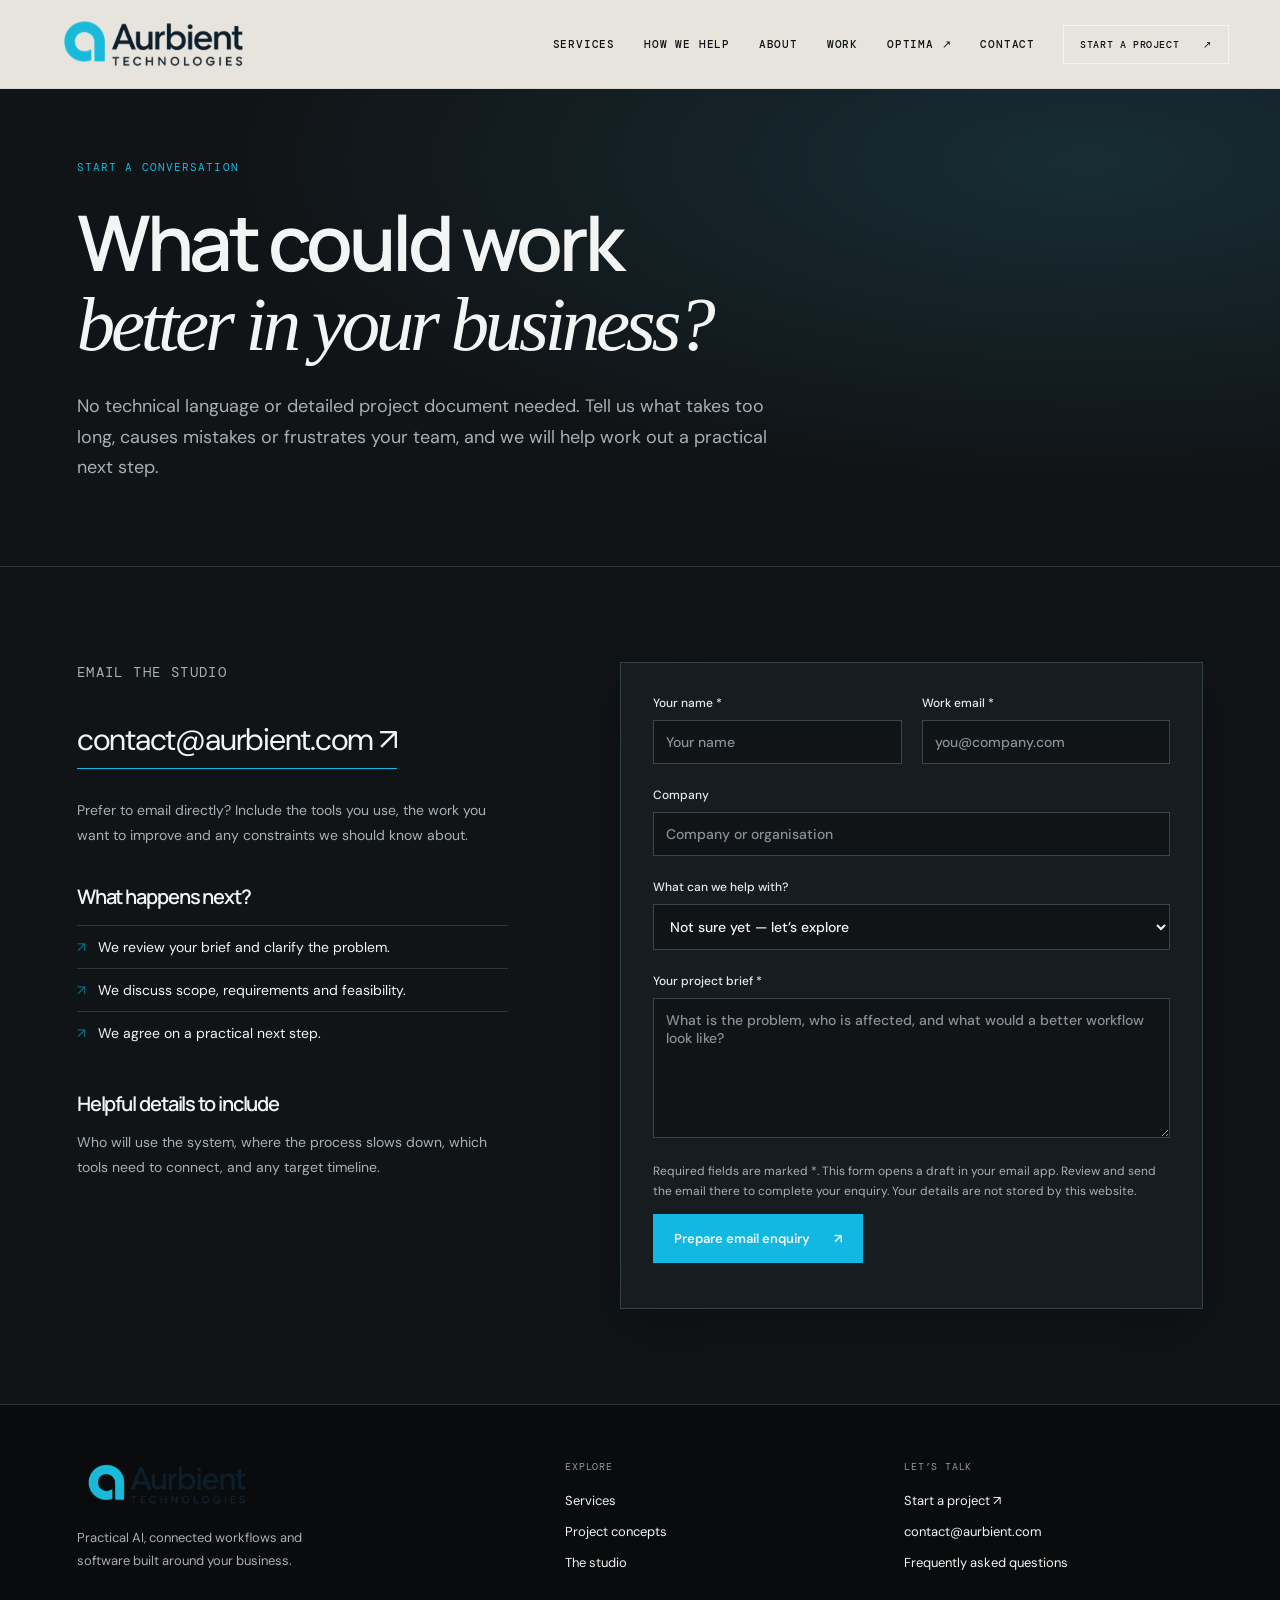
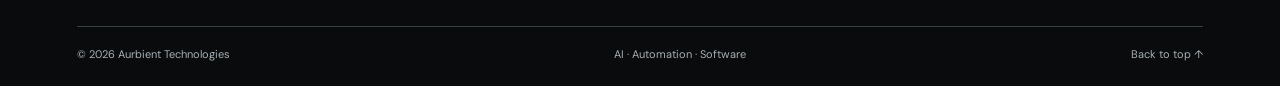
<file: contact.html>
<!doctype html>
<html lang="en"><head><meta charset="utf-8"><meta name="viewport" content="width=device-width, initial-scale=1"><meta name="theme-color" content="#101416"><title>Start a Project | Aurbient Technologies</title><meta name="description" content="Discuss your AI, automation or custom software project with Aurbient Technologies. Share a brief or email contact@aurbient.com."><meta property="og:title" content="Start a Project | Aurbient Technologies"><meta property="og:description" content="Discuss your AI, automation or custom software project with Aurbient Technologies. Share a brief or email contact@aurbient.com."><meta property="og:type" content="website"><link rel="icon" type="image/png" href="assets/favicon.png"><link rel="preconnect" href="https://fonts.googleapis.com"><link rel="preconnect" href="https://fonts.gstatic.com" crossorigin><link rel="stylesheet" href="inner-pages.css"><script src="inner-pages.js" defer></script></head><body><a class="skip-link" href="#main">Skip to content</a>
    <header class="site-header" id="top">
  <a class="brand" href="index.html" aria-label="Aurbient Technologies home"><img src="assets/logo.png" alt="Aurbient Technologies"></a>
  <button class="menu-toggle" type="button" aria-expanded="false" aria-controls="primary-nav">Menu</button>
  <nav class="nav" id="primary-nav" aria-label="Primary navigation">
    <a href="index.html#services">Services</a>
    <a href="index.html#work">How we help</a>
    <a href="index.html#about">About</a>
    <a href="projects.html">Work</a>
    <a href="optima/index.html">Optima <span aria-hidden="true">↗</span></a>
    <a href="contact.html">Contact</a>
  </nav>
  <a class="header-cta" href="contact.html">Start a project <span aria-hidden="true">↗</span></a>
</header><main id="main"><section class="page-hero"><div class="wrap"><p class="kicker">START A CONVERSATION</p><h1>What could work<br><em>better in your business?</em></h1><p class="lede">No technical language or detailed project document needed. Tell us what takes too long, causes mistakes or frustrates your team, and we will help work out a practical next step.</p></div></section><section class="section"><div class="wrap contact-layout"><div class="contact-aside"><p class="kicker">EMAIL THE STUDIO</p><a class="contact-mail" href="mailto:contact@aurbient.com">contact@aurbient.com ↗</a><p>Prefer to email directly? Include the tools you use, the work you want to improve and any constraints we should know about.</p><h3>What happens next?</h3><ul class="deliverables"><li>We review your brief and clarify the problem.</li><li>We discuss scope, requirements and feasibility.</li><li>We agree on a practical next step.</li></ul><h3>Helpful details to include</h3><p>Who will use the system, where the process slows down, which tools need to connect, and any target timeline.</p></div><form class="contact-form" id="contactForm" action="mailto:contact@aurbient.com" method="post" enctype="text/plain"><div class="form-row"><label>Your name <span aria-hidden="true">*</span><input type="text" name="name" autocomplete="name" placeholder="Your name" maxlength="120" required></label><label>Work email <span aria-hidden="true">*</span><input type="email" name="email" autocomplete="email" placeholder="you@company.com" maxlength="254" required></label></div><label>Company<input type="text" name="company" autocomplete="organization" placeholder="Company or organisation" maxlength="160"></label><label>What can we help with?<select name="service"><option value="Not sure yet">Not sure yet — let’s explore</option><option>AI Solutions &amp; Development</option><option>Business Process Automation</option><option>Custom Software &amp; Systems</option><option>A combination of services</option></select></label><label>Your project brief <span aria-hidden="true">*</span><textarea name="message" placeholder="What is the problem, who is affected, and what would a better workflow look like?" rows="6" maxlength="5000" required></textarea></label><p class="form-hint" id="email-hint">Required fields are marked *. This form opens a draft in your email app. Review and send the email there to complete your enquiry. Your details are not stored by this website.</p><button class="button button-dark" type="submit" aria-describedby="email-hint">Prepare email enquiry <span aria-hidden="true">↗</span></button><p class="form-status" id="formStatus" role="status"></p><noscript><p class="form-hint">JavaScript is disabled. You can email your brief directly to contact@aurbient.com, or use this form to open your email app.</p></noscript></form></div></section></main><footer class="site-footer"><div class="wrap"><div class="footer-layout"><div class="footer-brand"><a href="index.html"><img src="assets/logo.png" alt="Aurbient Technologies home" loading="lazy"></a><p>Practical AI, connected workflows and software built around your business.</p></div><nav class="footer-links" aria-label="Footer navigation"><b>EXPLORE</b><a href="services.html">Services</a><a href="projects.html">Project concepts</a><a href="studio.html">The studio</a></nav><div class="footer-links"><b>LET’S TALK</b><a href="contact.html">Start a project ↗</a><a href="mailto:contact@aurbient.com">contact@aurbient.com</a><a href="services.html#faq">Frequently asked questions</a></div></div><div class="footer-bottom"><span>© 2026 Aurbient Technologies</span><span>AI · Automation · Software</span><a href="#top">Back to top ↑</a></div></div></footer></body></html>
</file>
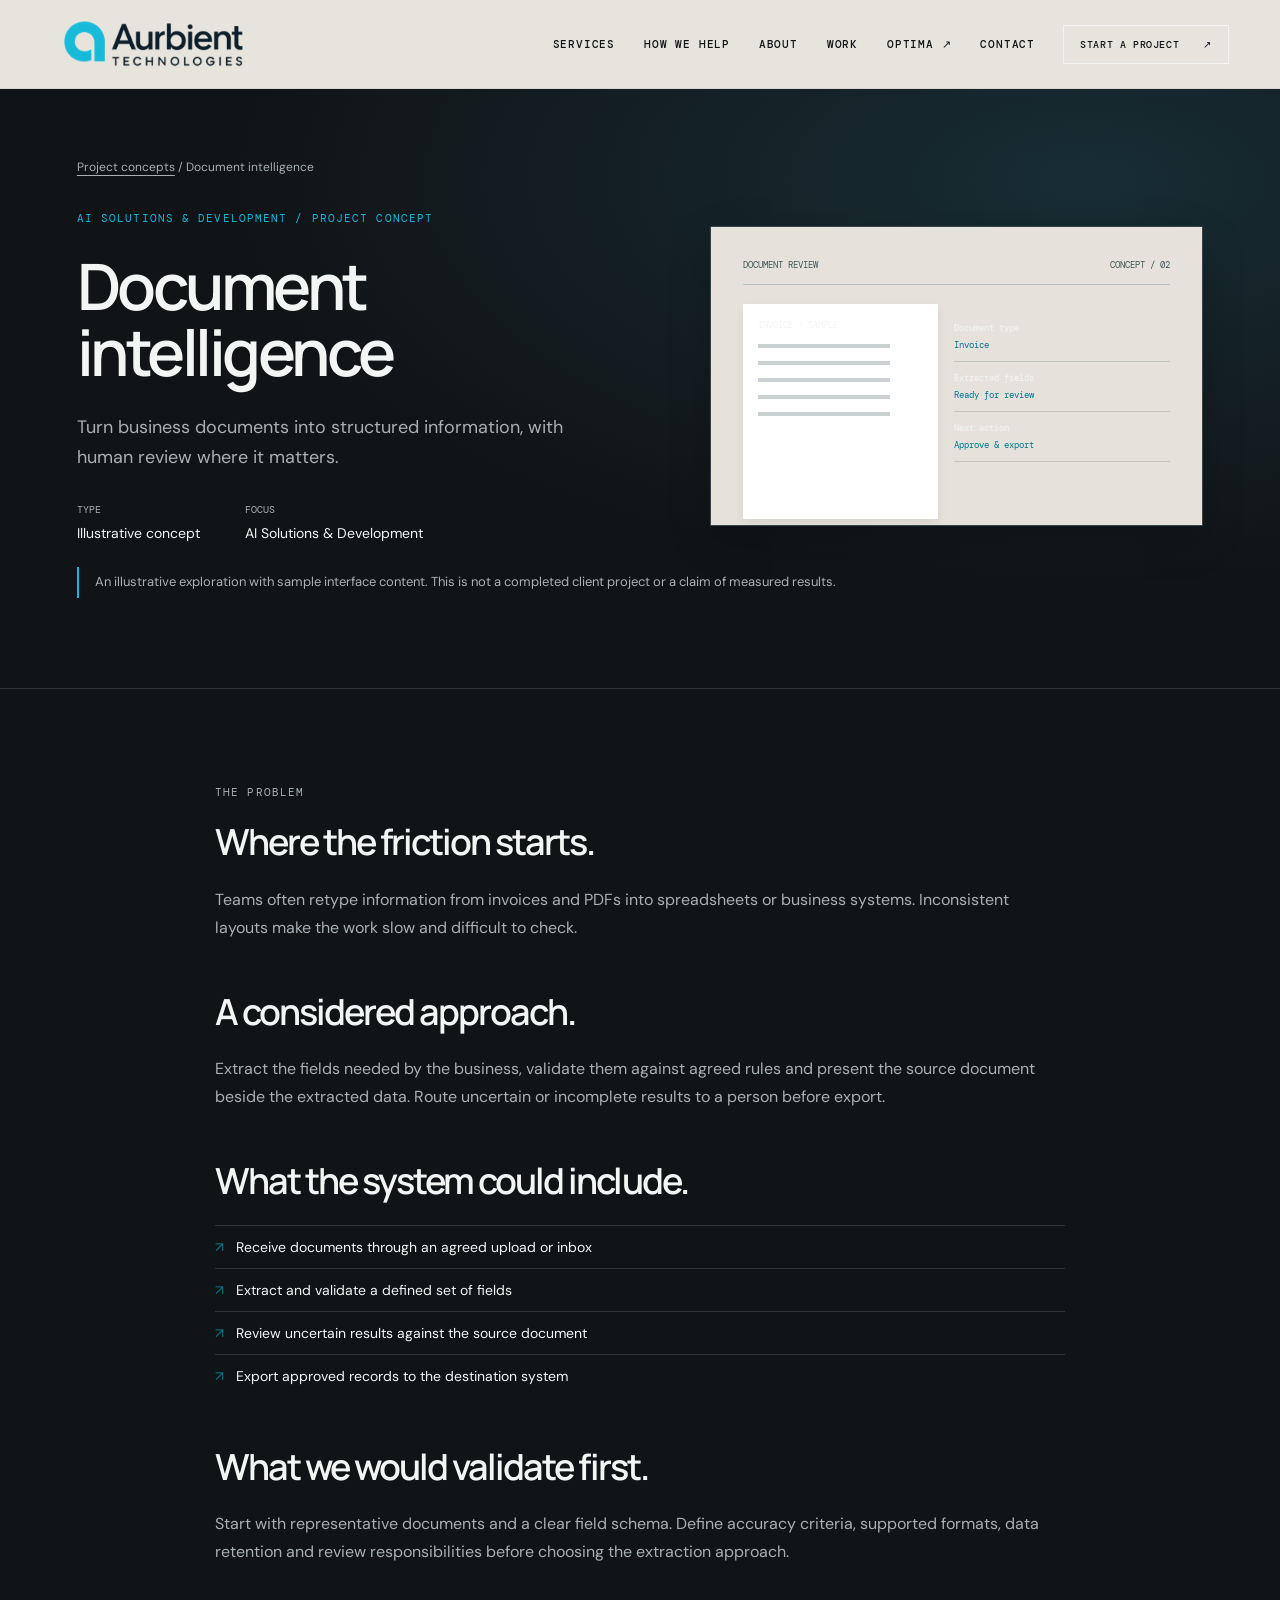
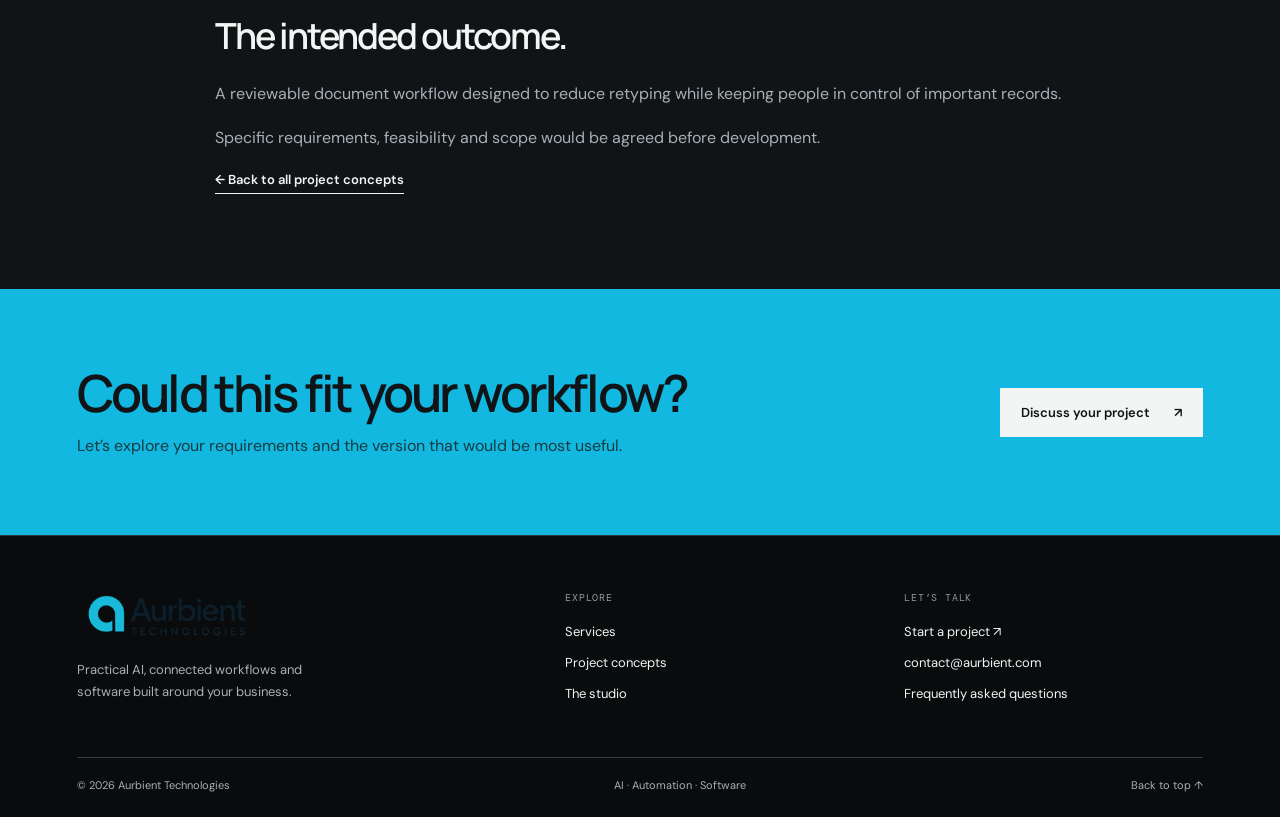
<file: project-document-intelligence.html>
<!doctype html>
<html lang="en"><head><meta charset="utf-8"><meta name="viewport" content="width=device-width, initial-scale=1"><meta name="theme-color" content="#101416"><title>Document intelligence — Project Concept | Aurbient Technologies</title><meta name="description" content="Turn business documents into structured information, with human review where it matters."><meta property="og:title" content="Document intelligence — Project Concept | Aurbient Technologies"><meta property="og:description" content="Turn business documents into structured information, with human review where it matters."><meta property="og:type" content="website"><link rel="icon" type="image/png" href="assets/favicon.png"><link rel="preconnect" href="https://fonts.googleapis.com"><link rel="preconnect" href="https://fonts.gstatic.com" crossorigin><link rel="stylesheet" href="inner-pages.css"><script src="inner-pages.js" defer></script></head><body><a class="skip-link" href="#main">Skip to content</a>
    <header class="site-header" id="top">
  <a class="brand" href="index.html" aria-label="Aurbient Technologies home"><img src="assets/logo.png" alt="Aurbient Technologies"></a>
  <button class="menu-toggle" type="button" aria-expanded="false" aria-controls="primary-nav">Menu</button>
  <nav class="nav" id="primary-nav" aria-label="Primary navigation">
    <a href="index.html#services">Services</a>
    <a href="index.html#work">How we help</a>
    <a href="index.html#about">About</a>
    <a href="projects.html">Work</a>
    <a href="optima/index.html">Optima <span aria-hidden="true">↗</span></a>
    <a href="contact.html">Contact</a>
  </nav>
  <a class="header-cta" href="contact.html">Start a project <span aria-hidden="true">↗</span></a>
</header><main id="main"><section class="page-hero"><div class="wrap"><nav class="breadcrumb" aria-label="Breadcrumb"><a href="projects.html">Project concepts</a> / Document intelligence</nav><div class="case-hero"><div><p class="kicker">AI Solutions & Development / PROJECT CONCEPT</p><h1>Document intelligence</h1><p class="lede">Turn business documents into structured information, with human review where it matters.</p><div class="case-info"><span>TYPE<b>Illustrative concept</b></span><span>FOCUS<b>AI Solutions & Development</b></span></div></div><div class="project-visual docs" aria-hidden="true"><div class="mock-top"><span>DOCUMENT REVIEW</span><span>CONCEPT / 02</span></div><div class="mock-doc"><div class="paper-sheet">INVOICE / SAMPLE<i></i><i></i><i></i><i></i><i></i></div><div class="data-fields"><span>Document type<b>Invoice</b></span><span>Extracted fields<b>Ready for review</b></span><span>Next action<b>Approve &amp; export</b></span></div></div></div></div><p class="concept-note">An illustrative exploration with sample interface content. This is not a completed client project or a claim of measured results.</p></div></section><section class="section"><div class="wrap case-body"><p class="kicker">THE PROBLEM</p><h2 style="margin-top:0">Where the friction starts.</h2><p>Teams often retype information from invoices and PDFs into spreadsheets or business systems. Inconsistent layouts make the work slow and difficult to check.</p><h2>A considered approach.</h2><p>Extract the fields needed by the business, validate them against agreed rules and present the source document beside the extracted data. Route uncertain or incomplete results to a person before export.</p><h2>What the system could include.</h2><ul class="deliverables"><li>Receive documents through an agreed upload or inbox</li><li>Extract and validate a defined set of fields</li><li>Review uncertain results against the source document</li><li>Export approved records to the destination system</li></ul><h2>What we would validate first.</h2><p>Start with representative documents and a clear field schema. Define accuracy criteria, supported formats, data retention and review responsibilities before choosing the extraction approach.</p><h2>The intended outcome.</h2><p>A reviewable document workflow designed to reduce retyping while keeping people in control of important records.</p><p>Specific requirements, feasibility and scope would be agreed before development.</p><a class="text-link" href="projects.html">← Back to all project concepts</a></div></section><section class="cta"><div class="wrap"><div><h2>Could this fit your workflow?</h2><p>Let’s explore your requirements and the version that would be most useful.</p></div><a class="button button-dark" href="contact.html">Discuss your project <span aria-hidden="true">↗</span></a></div></section></main><footer class="site-footer"><div class="wrap"><div class="footer-layout"><div class="footer-brand"><a href="index.html"><img src="assets/logo.png" alt="Aurbient Technologies home" loading="lazy"></a><p>Practical AI, connected workflows and software built around your business.</p></div><nav class="footer-links" aria-label="Footer navigation"><b>EXPLORE</b><a href="services.html">Services</a><a href="projects.html">Project concepts</a><a href="studio.html">The studio</a></nav><div class="footer-links"><b>LET’S TALK</b><a href="contact.html">Start a project ↗</a><a href="mailto:contact@aurbient.com">contact@aurbient.com</a><a href="services.html#faq">Frequently asked questions</a></div></div><div class="footer-bottom"><span>© 2026 Aurbient Technologies</span><span>AI · Automation · Software</span><a href="#top">Back to top ↑</a></div></div></footer></body></html>
</file>
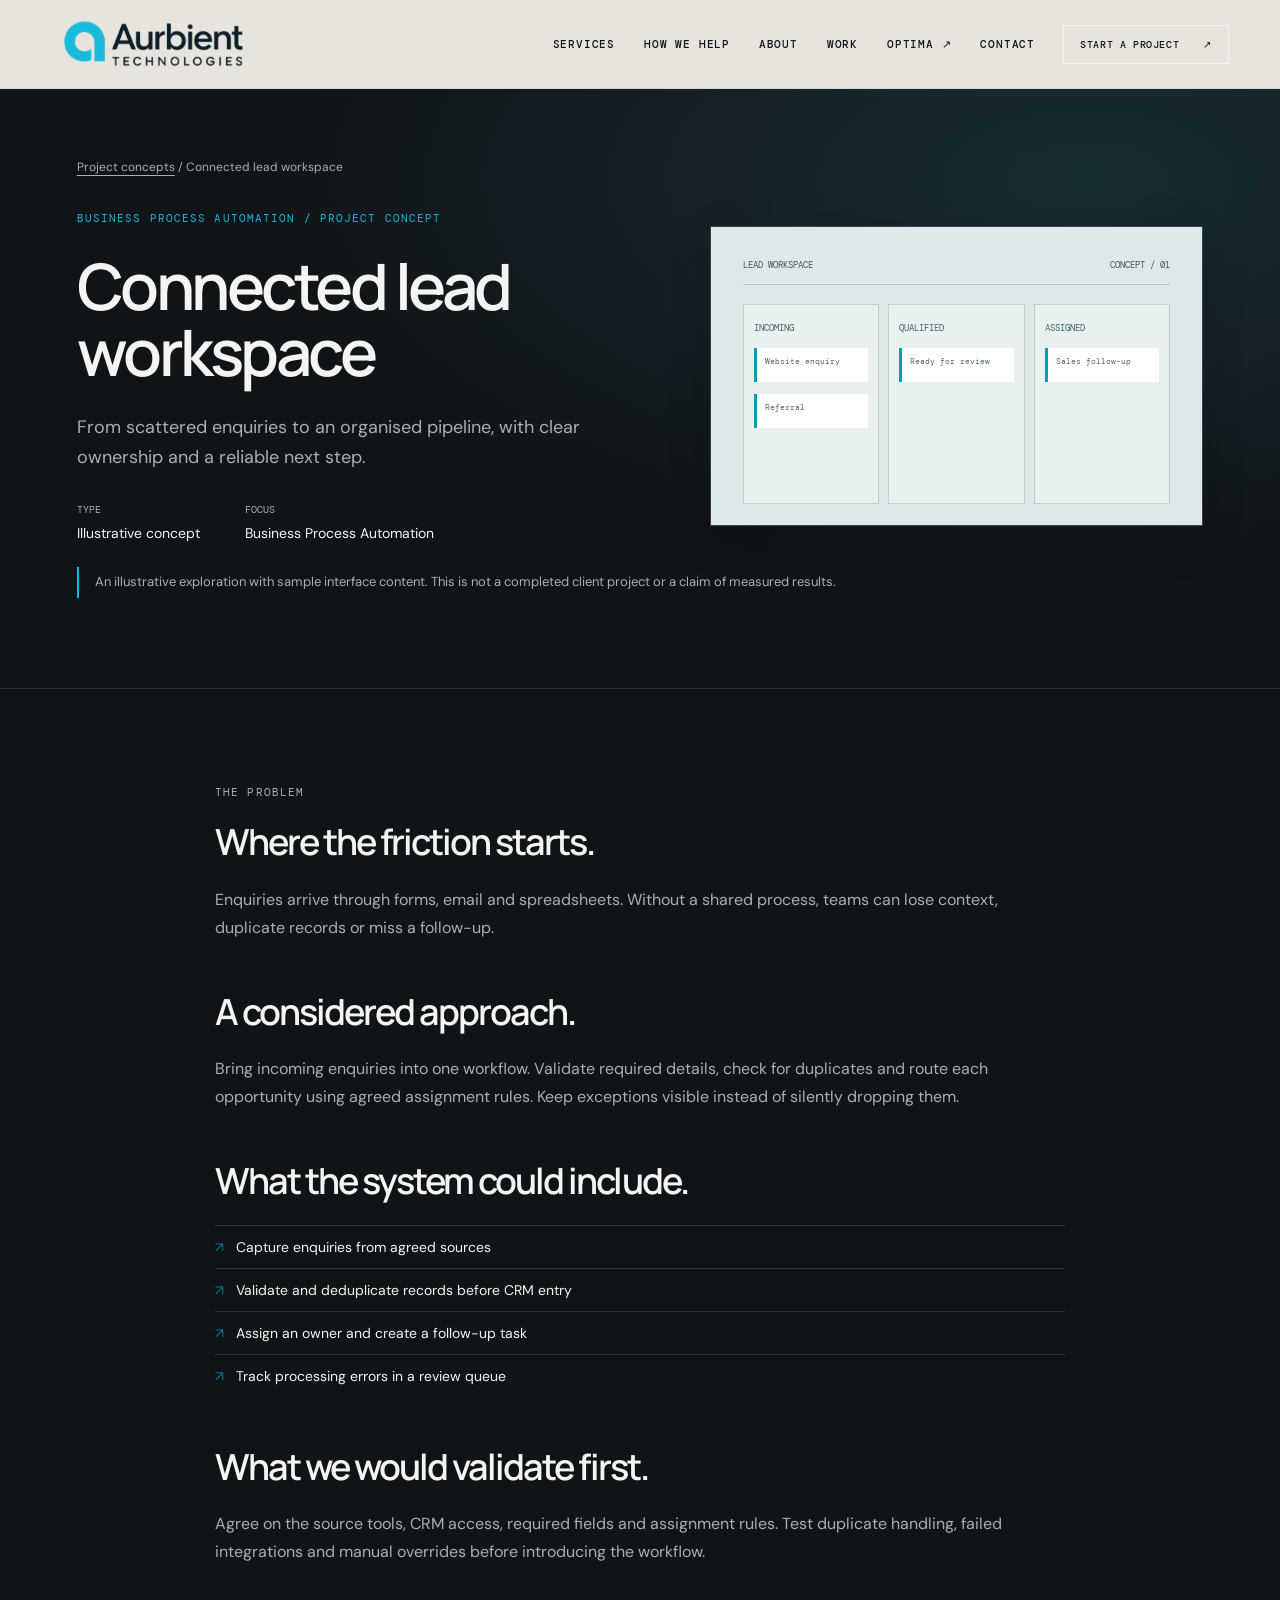
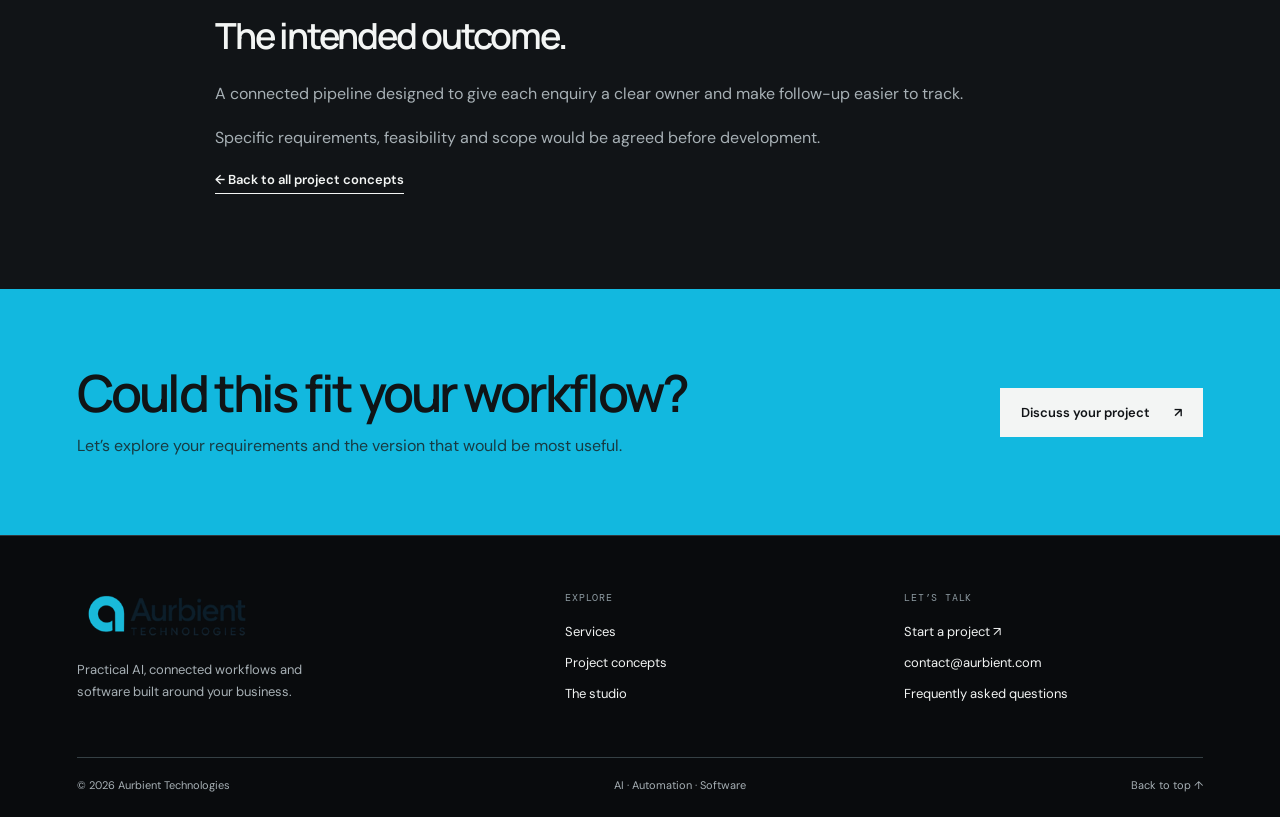
<file: project-lead-workspace.html>
<!doctype html>
<html lang="en"><head><meta charset="utf-8"><meta name="viewport" content="width=device-width, initial-scale=1"><meta name="theme-color" content="#101416"><title>Connected lead workspace — Project Concept | Aurbient Technologies</title><meta name="description" content="From scattered enquiries to an organised pipeline, with clear ownership and a reliable next step."><meta property="og:title" content="Connected lead workspace — Project Concept | Aurbient Technologies"><meta property="og:description" content="From scattered enquiries to an organised pipeline, with clear ownership and a reliable next step."><meta property="og:type" content="website"><link rel="icon" type="image/png" href="assets/favicon.png"><link rel="preconnect" href="https://fonts.googleapis.com"><link rel="preconnect" href="https://fonts.gstatic.com" crossorigin><link rel="stylesheet" href="inner-pages.css"><script src="inner-pages.js" defer></script></head><body><a class="skip-link" href="#main">Skip to content</a>
    <header class="site-header" id="top">
  <a class="brand" href="index.html" aria-label="Aurbient Technologies home"><img src="assets/logo.png" alt="Aurbient Technologies"></a>
  <button class="menu-toggle" type="button" aria-expanded="false" aria-controls="primary-nav">Menu</button>
  <nav class="nav" id="primary-nav" aria-label="Primary navigation">
    <a href="index.html#services">Services</a>
    <a href="index.html#work">How we help</a>
    <a href="index.html#about">About</a>
    <a href="projects.html">Work</a>
    <a href="optima/index.html">Optima <span aria-hidden="true">↗</span></a>
    <a href="contact.html">Contact</a>
  </nav>
  <a class="header-cta" href="contact.html">Start a project <span aria-hidden="true">↗</span></a>
</header><main id="main"><section class="page-hero"><div class="wrap"><nav class="breadcrumb" aria-label="Breadcrumb"><a href="projects.html">Project concepts</a> / Connected lead workspace</nav><div class="case-hero"><div><p class="kicker">Business Process Automation / PROJECT CONCEPT</p><h1>Connected lead workspace</h1><p class="lede">From scattered enquiries to an organised pipeline, with clear ownership and a reliable next step.</p><div class="case-info"><span>TYPE<b>Illustrative concept</b></span><span>FOCUS<b>Business Process Automation</b></span></div></div><div class="project-visual sales" aria-hidden="true"><div class="mock-top"><span>LEAD WORKSPACE</span><span>CONCEPT / 01</span></div><div class="mock-columns"><div class="mock-column"><b>INCOMING</b><div class="mock-item">Website enquiry</div><div class="mock-item">Referral</div></div><div class="mock-column"><b>QUALIFIED</b><div class="mock-item">Ready for review</div></div><div class="mock-column"><b>ASSIGNED</b><div class="mock-item">Sales follow-up</div></div></div></div></div><p class="concept-note">An illustrative exploration with sample interface content. This is not a completed client project or a claim of measured results.</p></div></section><section class="section"><div class="wrap case-body"><p class="kicker">THE PROBLEM</p><h2 style="margin-top:0">Where the friction starts.</h2><p>Enquiries arrive through forms, email and spreadsheets. Without a shared process, teams can lose context, duplicate records or miss a follow-up.</p><h2>A considered approach.</h2><p>Bring incoming enquiries into one workflow. Validate required details, check for duplicates and route each opportunity using agreed assignment rules. Keep exceptions visible instead of silently dropping them.</p><h2>What the system could include.</h2><ul class="deliverables"><li>Capture enquiries from agreed sources</li><li>Validate and deduplicate records before CRM entry</li><li>Assign an owner and create a follow-up task</li><li>Track processing errors in a review queue</li></ul><h2>What we would validate first.</h2><p>Agree on the source tools, CRM access, required fields and assignment rules. Test duplicate handling, failed integrations and manual overrides before introducing the workflow.</p><h2>The intended outcome.</h2><p>A connected pipeline designed to give each enquiry a clear owner and make follow-up easier to track.</p><p>Specific requirements, feasibility and scope would be agreed before development.</p><a class="text-link" href="projects.html">← Back to all project concepts</a></div></section><section class="cta"><div class="wrap"><div><h2>Could this fit your workflow?</h2><p>Let’s explore your requirements and the version that would be most useful.</p></div><a class="button button-dark" href="contact.html">Discuss your project <span aria-hidden="true">↗</span></a></div></section></main><footer class="site-footer"><div class="wrap"><div class="footer-layout"><div class="footer-brand"><a href="index.html"><img src="assets/logo.png" alt="Aurbient Technologies home" loading="lazy"></a><p>Practical AI, connected workflows and software built around your business.</p></div><nav class="footer-links" aria-label="Footer navigation"><b>EXPLORE</b><a href="services.html">Services</a><a href="projects.html">Project concepts</a><a href="studio.html">The studio</a></nav><div class="footer-links"><b>LET’S TALK</b><a href="contact.html">Start a project ↗</a><a href="mailto:contact@aurbient.com">contact@aurbient.com</a><a href="services.html#faq">Frequently asked questions</a></div></div><div class="footer-bottom"><span>© 2026 Aurbient Technologies</span><span>AI · Automation · Software</span><a href="#top">Back to top ↑</a></div></div></footer></body></html>
</file>
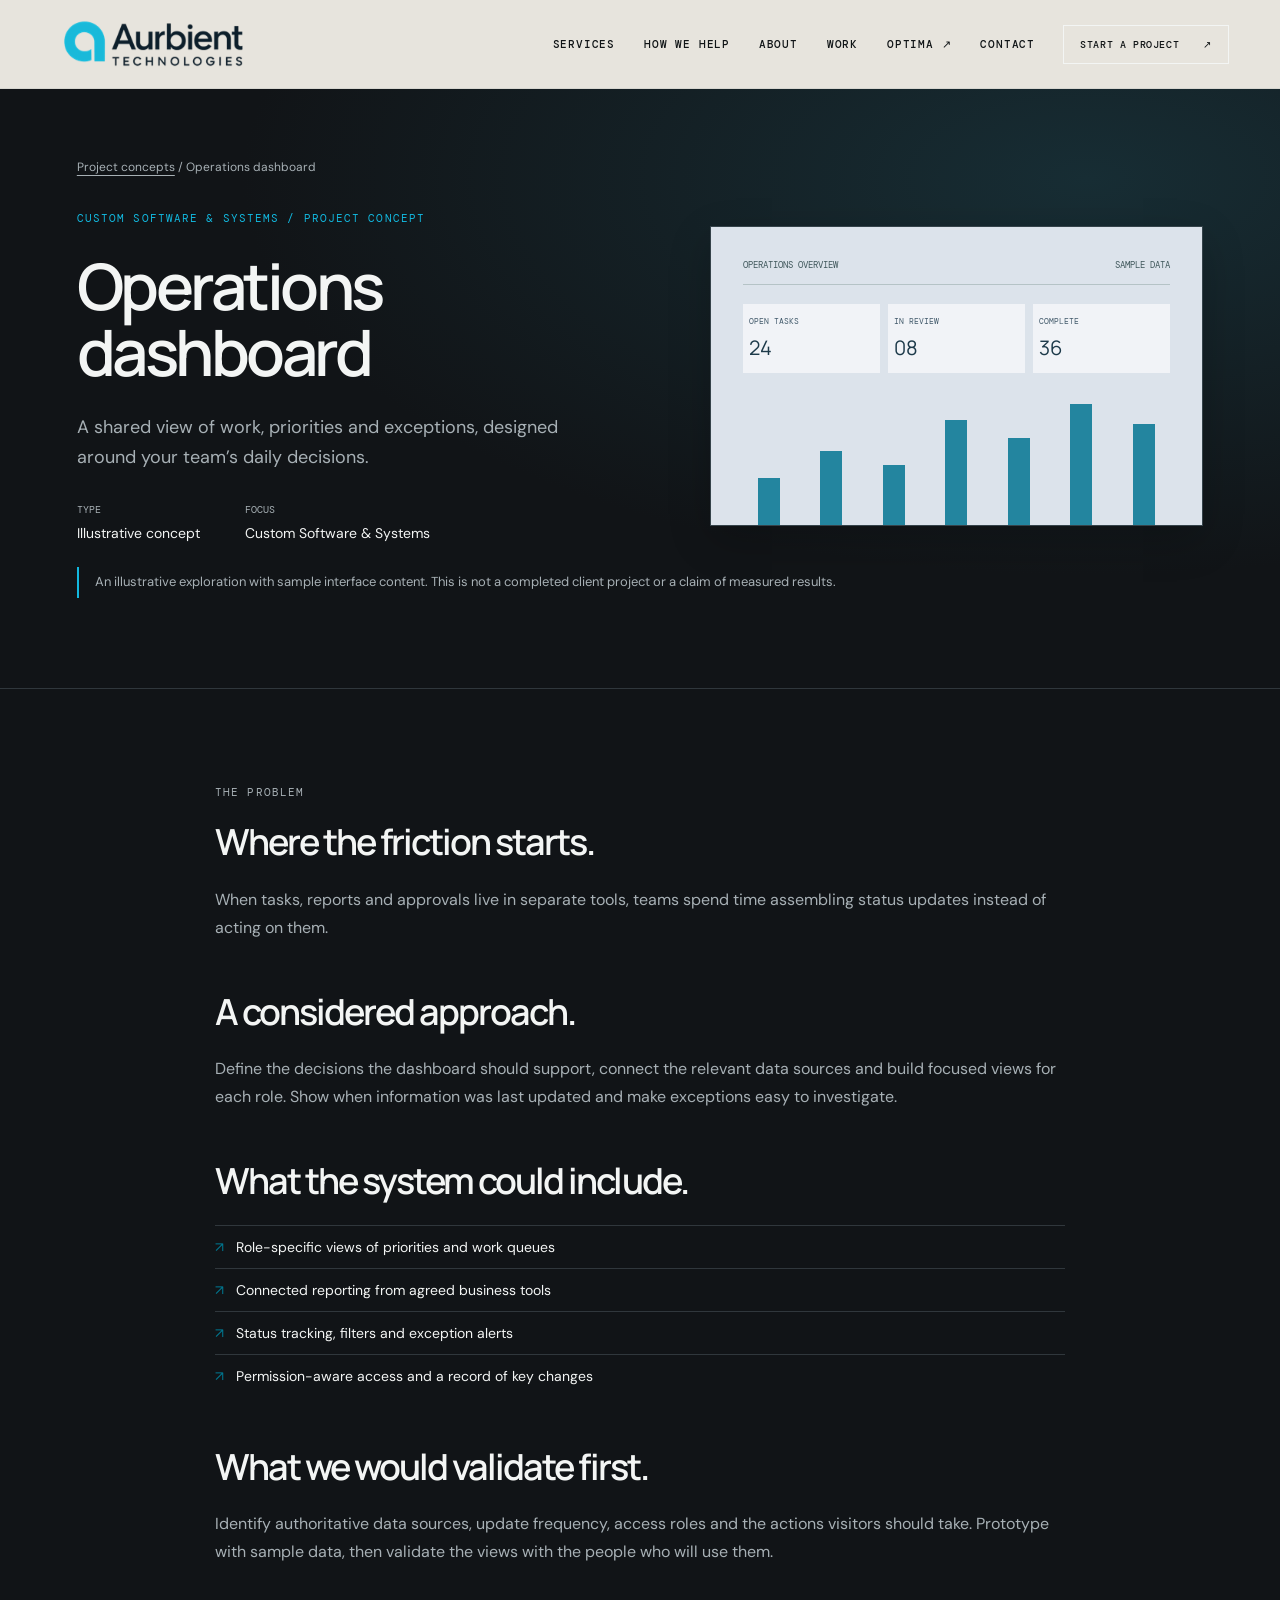
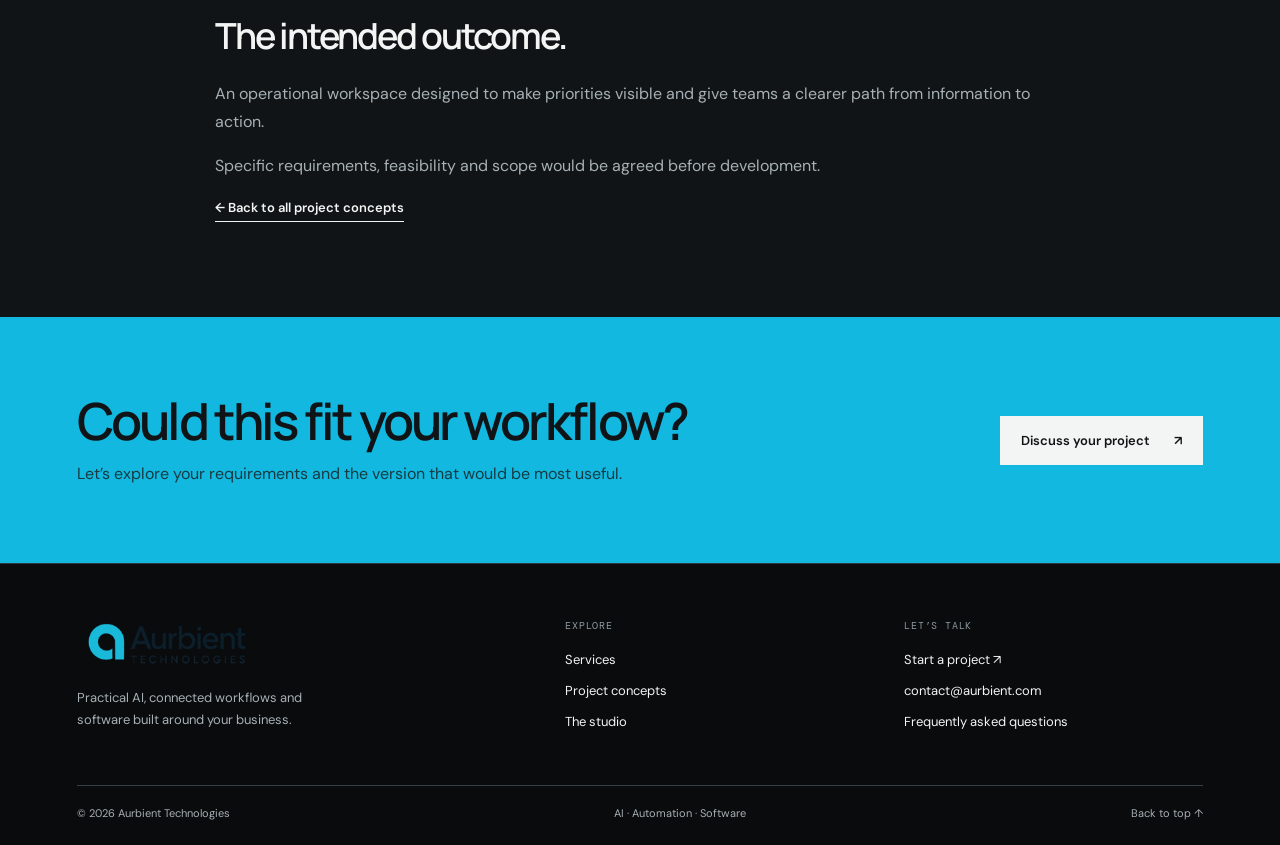
<file: project-operations-dashboard.html>
<!doctype html>
<html lang="en"><head><meta charset="utf-8"><meta name="viewport" content="width=device-width, initial-scale=1"><meta name="theme-color" content="#101416"><title>Operations dashboard — Project Concept | Aurbient Technologies</title><meta name="description" content="A shared view of work, priorities and exceptions, designed around your team’s daily decisions."><meta property="og:title" content="Operations dashboard — Project Concept | Aurbient Technologies"><meta property="og:description" content="A shared view of work, priorities and exceptions, designed around your team’s daily decisions."><meta property="og:type" content="website"><link rel="icon" type="image/png" href="assets/favicon.png"><link rel="preconnect" href="https://fonts.googleapis.com"><link rel="preconnect" href="https://fonts.gstatic.com" crossorigin><link rel="stylesheet" href="inner-pages.css"><script src="inner-pages.js" defer></script></head><body><a class="skip-link" href="#main">Skip to content</a>
    <header class="site-header" id="top">
  <a class="brand" href="index.html" aria-label="Aurbient Technologies home"><img src="assets/logo.png" alt="Aurbient Technologies"></a>
  <button class="menu-toggle" type="button" aria-expanded="false" aria-controls="primary-nav">Menu</button>
  <nav class="nav" id="primary-nav" aria-label="Primary navigation">
    <a href="index.html#services">Services</a>
    <a href="index.html#work">How we help</a>
    <a href="index.html#about">About</a>
    <a href="projects.html">Work</a>
    <a href="optima/index.html">Optima <span aria-hidden="true">↗</span></a>
    <a href="contact.html">Contact</a>
  </nav>
  <a class="header-cta" href="contact.html">Start a project <span aria-hidden="true">↗</span></a>
</header><main id="main"><section class="page-hero"><div class="wrap"><nav class="breadcrumb" aria-label="Breadcrumb"><a href="projects.html">Project concepts</a> / Operations dashboard</nav><div class="case-hero"><div><p class="kicker">Custom Software & Systems / PROJECT CONCEPT</p><h1>Operations dashboard</h1><p class="lede">A shared view of work, priorities and exceptions, designed around your team’s daily decisions.</p><div class="case-info"><span>TYPE<b>Illustrative concept</b></span><span>FOCUS<b>Custom Software & Systems</b></span></div></div><div class="project-visual ops" aria-hidden="true"><div class="mock-top"><span>OPERATIONS OVERVIEW</span><span>SAMPLE DATA</span></div><div class="mock-stats"><span>OPEN TASKS<b>24</b></span><span>IN REVIEW<b>08</b></span><span>COMPLETE<b>36</b></span></div><div class="mock-chart"><i style="--height:35%"></i><i style="--height:55%"></i><i style="--height:45%"></i><i style="--height:78%"></i><i style="--height:65%"></i><i style="--height:90%"></i><i style="--height:75%"></i></div></div></div><p class="concept-note">An illustrative exploration with sample interface content. This is not a completed client project or a claim of measured results.</p></div></section><section class="section"><div class="wrap case-body"><p class="kicker">THE PROBLEM</p><h2 style="margin-top:0">Where the friction starts.</h2><p>When tasks, reports and approvals live in separate tools, teams spend time assembling status updates instead of acting on them.</p><h2>A considered approach.</h2><p>Define the decisions the dashboard should support, connect the relevant data sources and build focused views for each role. Show when information was last updated and make exceptions easy to investigate.</p><h2>What the system could include.</h2><ul class="deliverables"><li>Role-specific views of priorities and work queues</li><li>Connected reporting from agreed business tools</li><li>Status tracking, filters and exception alerts</li><li>Permission-aware access and a record of key changes</li></ul><h2>What we would validate first.</h2><p>Identify authoritative data sources, update frequency, access roles and the actions visitors should take. Prototype with sample data, then validate the views with the people who will use them.</p><h2>The intended outcome.</h2><p>An operational workspace designed to make priorities visible and give teams a clearer path from information to action.</p><p>Specific requirements, feasibility and scope would be agreed before development.</p><a class="text-link" href="projects.html">← Back to all project concepts</a></div></section><section class="cta"><div class="wrap"><div><h2>Could this fit your workflow?</h2><p>Let’s explore your requirements and the version that would be most useful.</p></div><a class="button button-dark" href="contact.html">Discuss your project <span aria-hidden="true">↗</span></a></div></section></main><footer class="site-footer"><div class="wrap"><div class="footer-layout"><div class="footer-brand"><a href="index.html"><img src="assets/logo.png" alt="Aurbient Technologies home" loading="lazy"></a><p>Practical AI, connected workflows and software built around your business.</p></div><nav class="footer-links" aria-label="Footer navigation"><b>EXPLORE</b><a href="services.html">Services</a><a href="projects.html">Project concepts</a><a href="studio.html">The studio</a></nav><div class="footer-links"><b>LET’S TALK</b><a href="contact.html">Start a project ↗</a><a href="mailto:contact@aurbient.com">contact@aurbient.com</a><a href="services.html#faq">Frequently asked questions</a></div></div><div class="footer-bottom"><span>© 2026 Aurbient Technologies</span><span>AI · Automation · Software</span><a href="#top">Back to top ↑</a></div></div></footer></body></html>
</file>
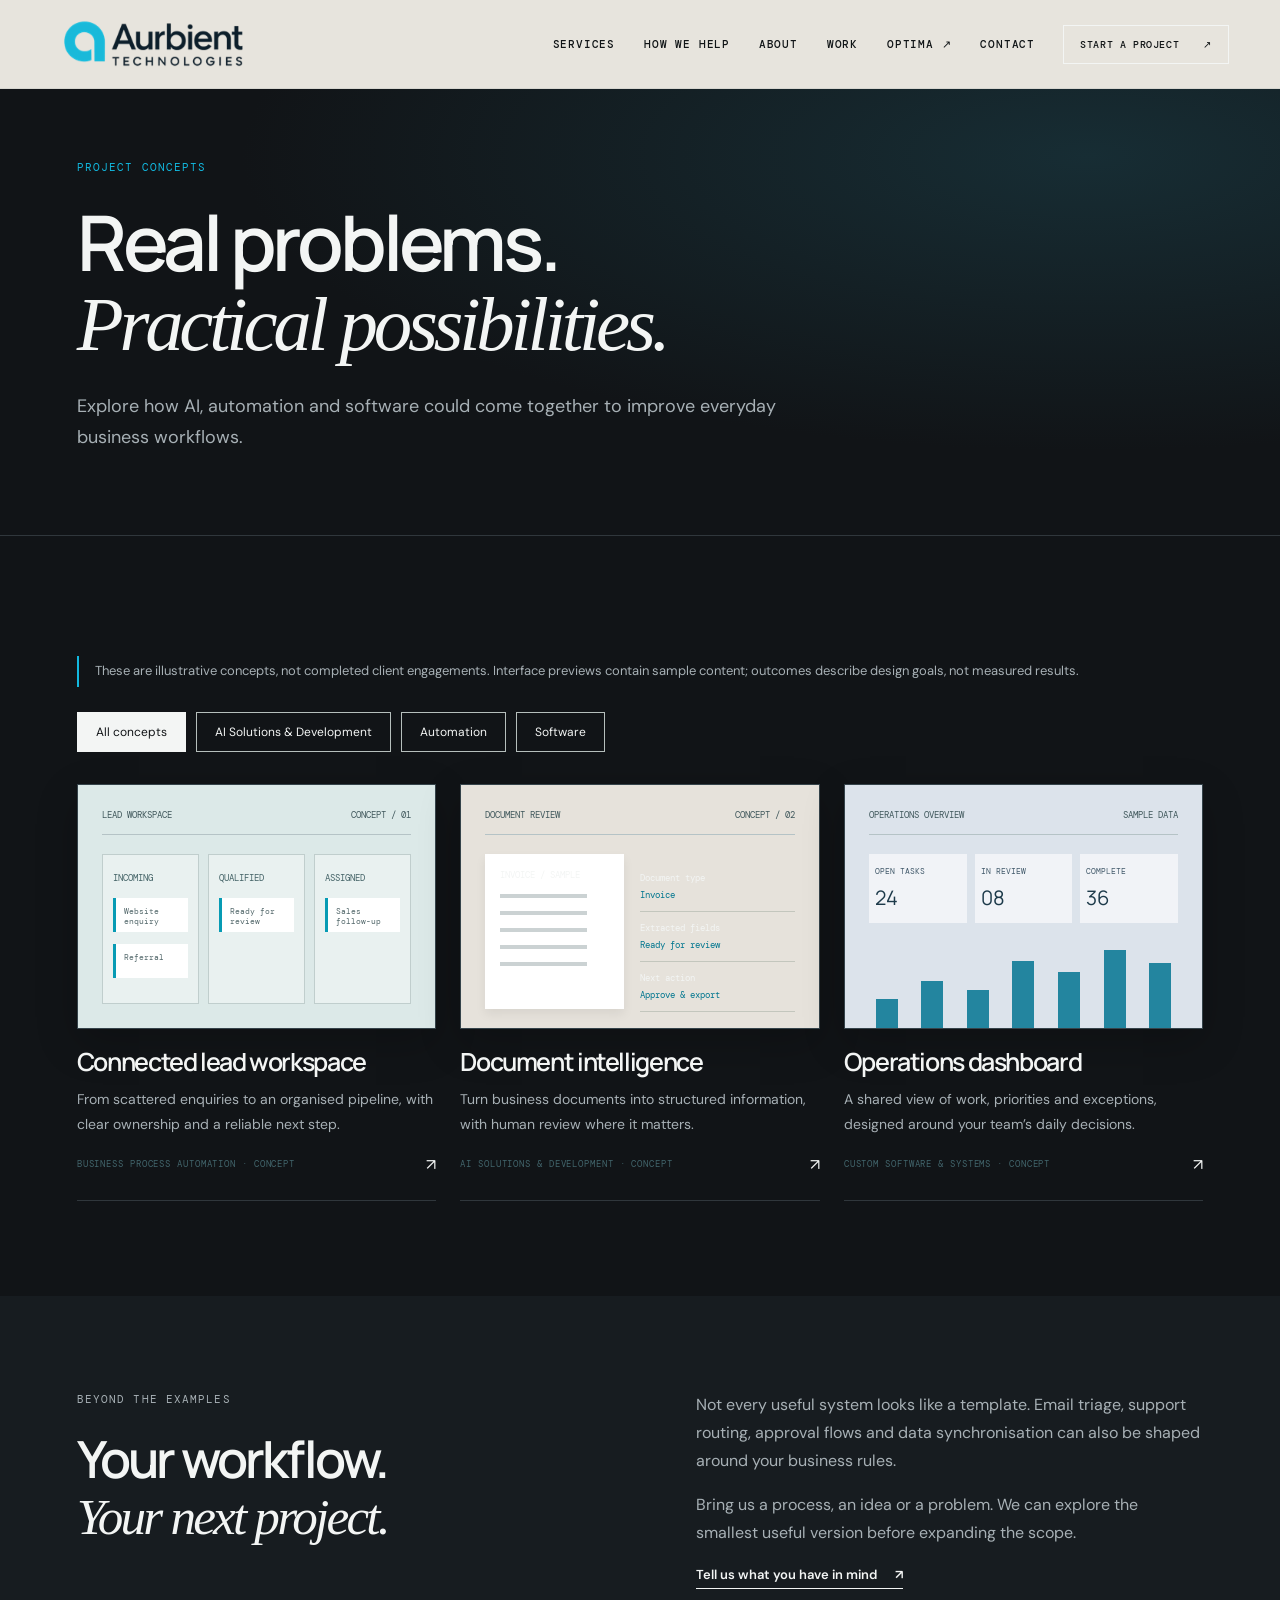
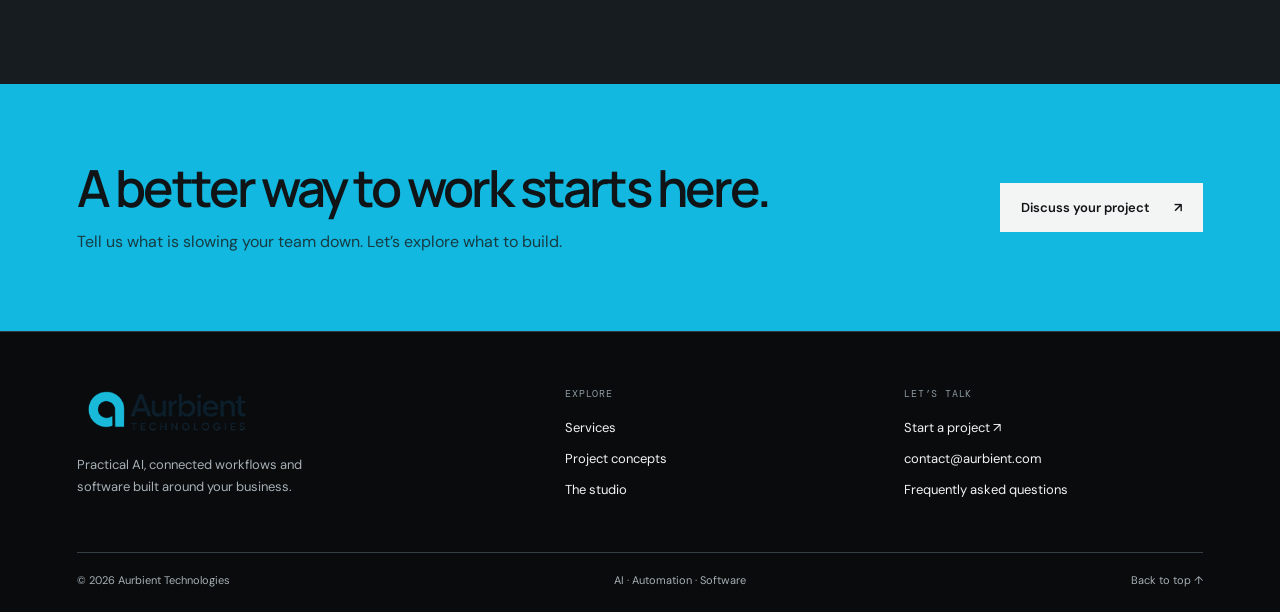
<file: projects.html>
<!doctype html>
<html lang="en"><head><meta charset="utf-8"><meta name="viewport" content="width=device-width, initial-scale=1"><meta name="theme-color" content="#101416"><title>Project Concepts &amp; Workflow Explorations | Aurbient Technologies</title><meta name="description" content="Explore illustrative lead automation, document AI and operations dashboard project concepts from Aurbient Technologies."><meta property="og:title" content="Project Concepts &amp; Workflow Explorations | Aurbient Technologies"><meta property="og:description" content="Explore illustrative lead automation, document AI and operations dashboard project concepts from Aurbient Technologies."><meta property="og:type" content="website"><link rel="icon" type="image/png" href="assets/favicon.png"><link rel="preconnect" href="https://fonts.googleapis.com"><link rel="preconnect" href="https://fonts.gstatic.com" crossorigin><link rel="stylesheet" href="inner-pages.css"><script src="inner-pages.js" defer></script></head><body><a class="skip-link" href="#main">Skip to content</a>
    <header class="site-header" id="top">
  <a class="brand" href="index.html" aria-label="Aurbient Technologies home"><img src="assets/logo.png" alt="Aurbient Technologies"></a>
  <button class="menu-toggle" type="button" aria-expanded="false" aria-controls="primary-nav">Menu</button>
  <nav class="nav" id="primary-nav" aria-label="Primary navigation">
    <a href="index.html#services">Services</a>
    <a href="index.html#work">How we help</a>
    <a href="index.html#about">About</a>
    <a href="projects.html">Work</a>
    <a href="optima/index.html">Optima <span aria-hidden="true">↗</span></a>
    <a href="contact.html">Contact</a>
  </nav>
  <a class="header-cta" href="contact.html">Start a project <span aria-hidden="true">↗</span></a>
</header><main id="main"><section class="page-hero"><div class="wrap"><p class="kicker">PROJECT CONCEPTS</p><h1>Real problems.<br><em>Practical possibilities.</em></h1><p class="lede">Explore how AI, automation and software could come together to improve everyday business workflows.</p></div></section><section class="section"><div class="wrap"><p class="concept-note">These are illustrative concepts, not completed client engagements. Interface previews contain sample content; outcomes describe design goals, not measured results.</p><div class="filters" role="group" aria-label="Filter project concepts"><button type="button" data-filter="all" aria-pressed="true">All concepts</button><button type="button" data-filter="ai" aria-pressed="false">AI Solutions & Development</button><button type="button" data-filter="automation" aria-pressed="false">Automation</button><button type="button" data-filter="software" aria-pressed="false">Software</button></div><p class="sr-only" id="filter-status" aria-live="polite">3 project concepts shown.</p><div class="project-grid"><a class="project-card" href="project-lead-workspace.html" data-category="automation"><div class="project-visual sales" aria-hidden="true"><div class="mock-top"><span>LEAD WORKSPACE</span><span>CONCEPT / 01</span></div><div class="mock-columns"><div class="mock-column"><b>INCOMING</b><div class="mock-item">Website enquiry</div><div class="mock-item">Referral</div></div><div class="mock-column"><b>QUALIFIED</b><div class="mock-item">Ready for review</div></div><div class="mock-column"><b>ASSIGNED</b><div class="mock-item">Sales follow-up</div></div></div></div><h3>Connected lead workspace</h3><p>From scattered enquiries to an organised pipeline, with clear ownership and a reliable next step.</p><div class="project-meta"><span class="tag">Business Process Automation · Concept</span><span aria-hidden="true">↗</span></div></a><a class="project-card" href="project-document-intelligence.html" data-category="ai"><div class="project-visual docs" aria-hidden="true"><div class="mock-top"><span>DOCUMENT REVIEW</span><span>CONCEPT / 02</span></div><div class="mock-doc"><div class="paper-sheet">INVOICE / SAMPLE<i></i><i></i><i></i><i></i><i></i></div><div class="data-fields"><span>Document type<b>Invoice</b></span><span>Extracted fields<b>Ready for review</b></span><span>Next action<b>Approve &amp; export</b></span></div></div></div><h3>Document intelligence</h3><p>Turn business documents into structured information, with human review where it matters.</p><div class="project-meta"><span class="tag">AI Solutions & Development · Concept</span><span aria-hidden="true">↗</span></div></a><a class="project-card" href="project-operations-dashboard.html" data-category="software"><div class="project-visual ops" aria-hidden="true"><div class="mock-top"><span>OPERATIONS OVERVIEW</span><span>SAMPLE DATA</span></div><div class="mock-stats"><span>OPEN TASKS<b>24</b></span><span>IN REVIEW<b>08</b></span><span>COMPLETE<b>36</b></span></div><div class="mock-chart"><i style="--height:35%"></i><i style="--height:55%"></i><i style="--height:45%"></i><i style="--height:78%"></i><i style="--height:65%"></i><i style="--height:90%"></i><i style="--height:75%"></i></div></div><h3>Operations dashboard</h3><p>A shared view of work, priorities and exceptions, designed around your team’s daily decisions.</p><div class="project-meta"><span class="tag">Custom Software & Systems · Concept</span><span aria-hidden="true">↗</span></div></a></div></div></section><section class="section process"><div class="wrap split"><div><p class="kicker">BEYOND THE EXAMPLES</p><h2>Your workflow.<br><em>Your next project.</em></h2></div><div><p>Not every useful system looks like a template. Email triage, support routing, approval flows and data synchronisation can also be shaped around your business rules.</p><p>Bring us a process, an idea or a problem. We can explore the smallest useful version before expanding the scope.</p><a class="text-link" href="contact.html">Tell us what you have in mind <span aria-hidden="true">↗</span></a></div></div></section><section class="cta"><div class="wrap"><div><h2>A better way to work starts here.</h2><p>Tell us what is slowing your team down. Let’s explore what to build.</p></div><a class="button button-dark" href="contact.html">Discuss your project <span aria-hidden="true">↗</span></a></div></section></main><footer class="site-footer"><div class="wrap"><div class="footer-layout"><div class="footer-brand"><a href="index.html"><img src="assets/logo.png" alt="Aurbient Technologies home" loading="lazy"></a><p>Practical AI, connected workflows and software built around your business.</p></div><nav class="footer-links" aria-label="Footer navigation"><b>EXPLORE</b><a href="services.html">Services</a><a href="projects.html">Project concepts</a><a href="studio.html">The studio</a></nav><div class="footer-links"><b>LET’S TALK</b><a href="contact.html">Start a project ↗</a><a href="mailto:contact@aurbient.com">contact@aurbient.com</a><a href="services.html#faq">Frequently asked questions</a></div></div><div class="footer-bottom"><span>© 2026 Aurbient Technologies</span><span>AI · Automation · Software</span><a href="#top">Back to top ↑</a></div></div></footer></body></html>
</file>
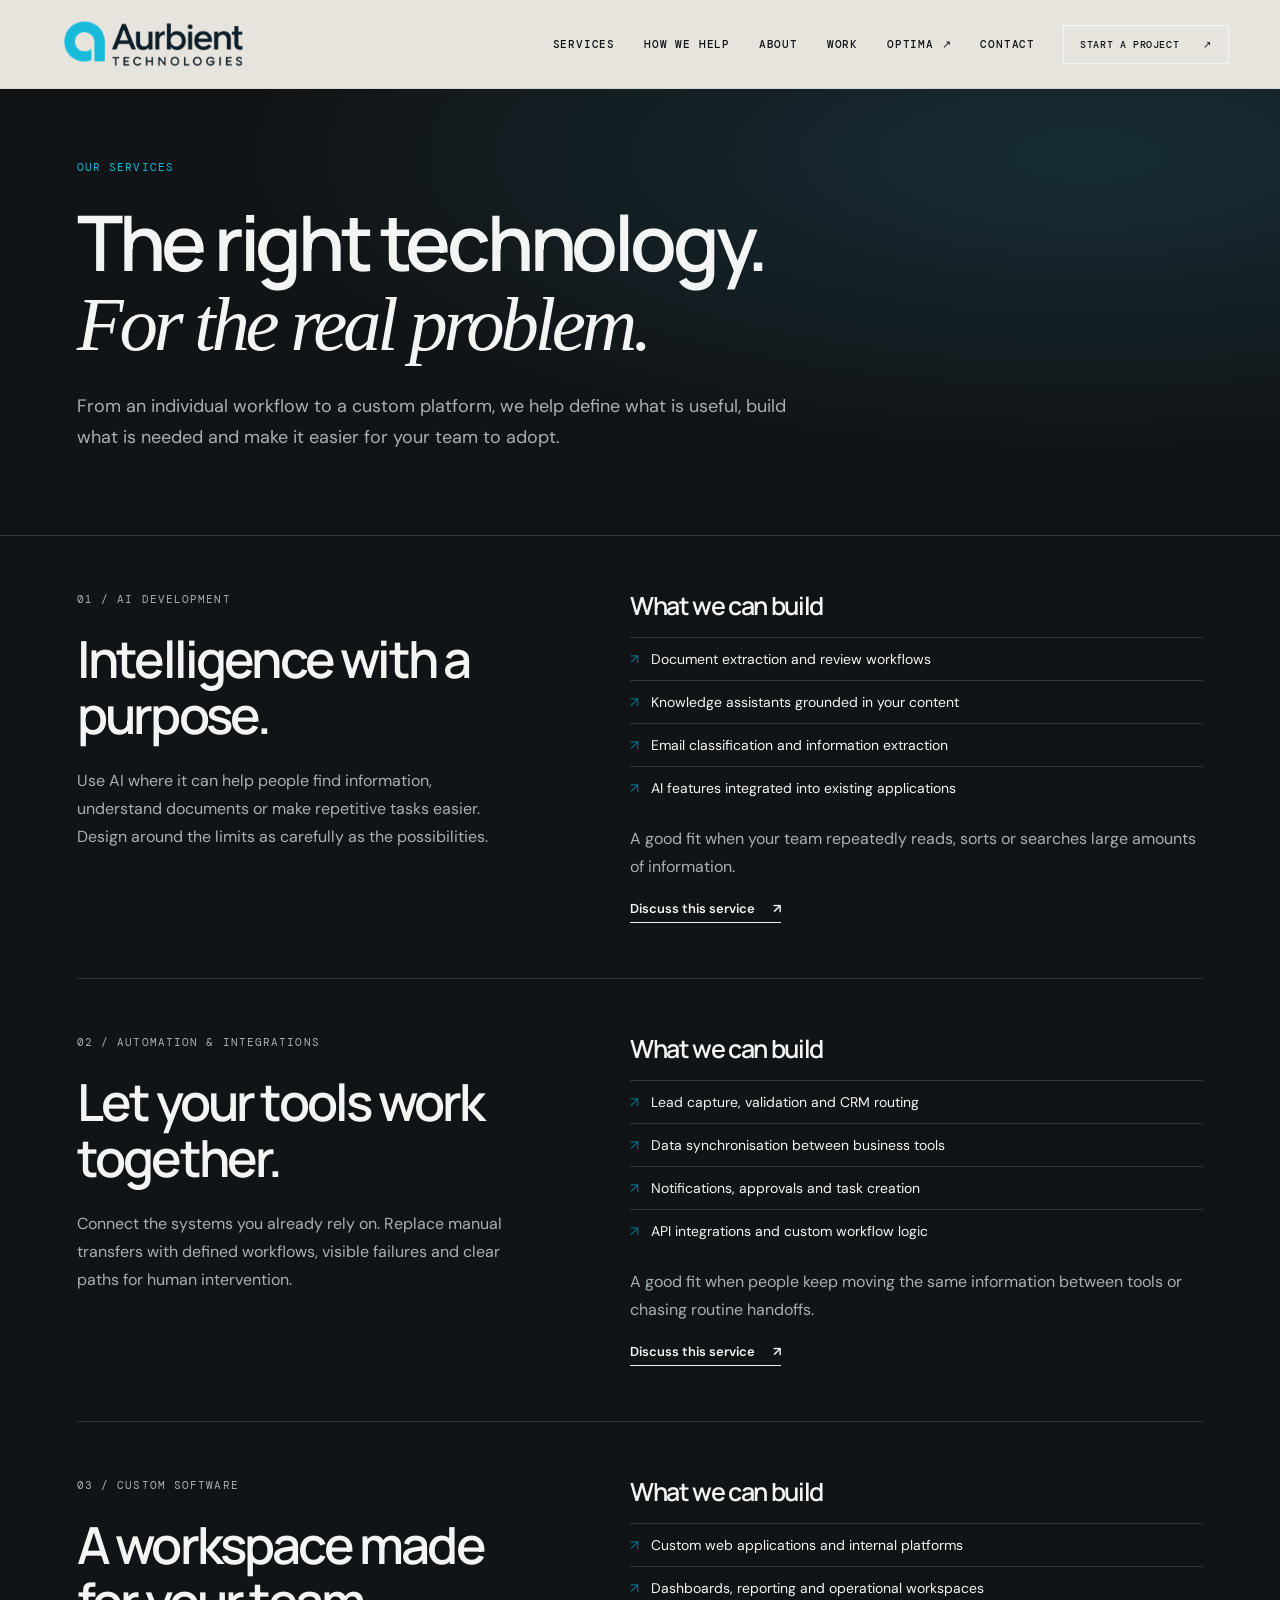
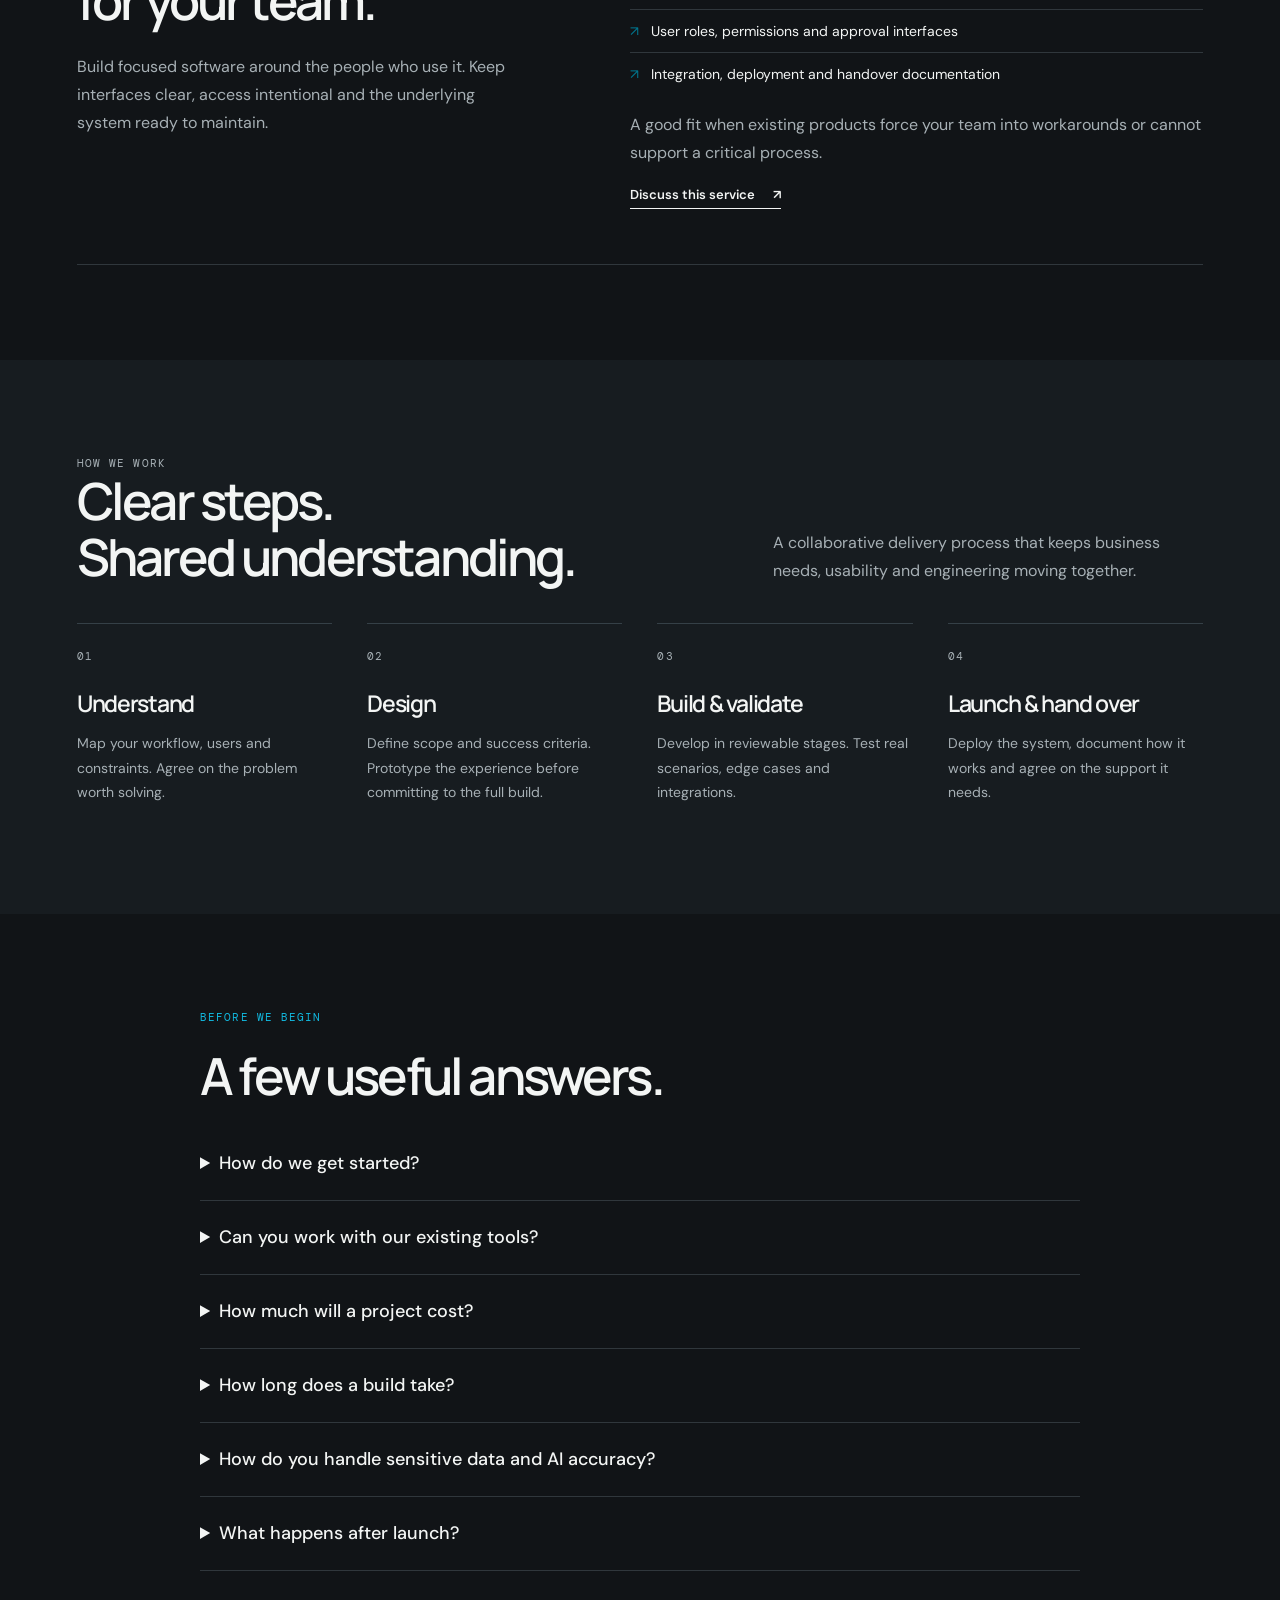
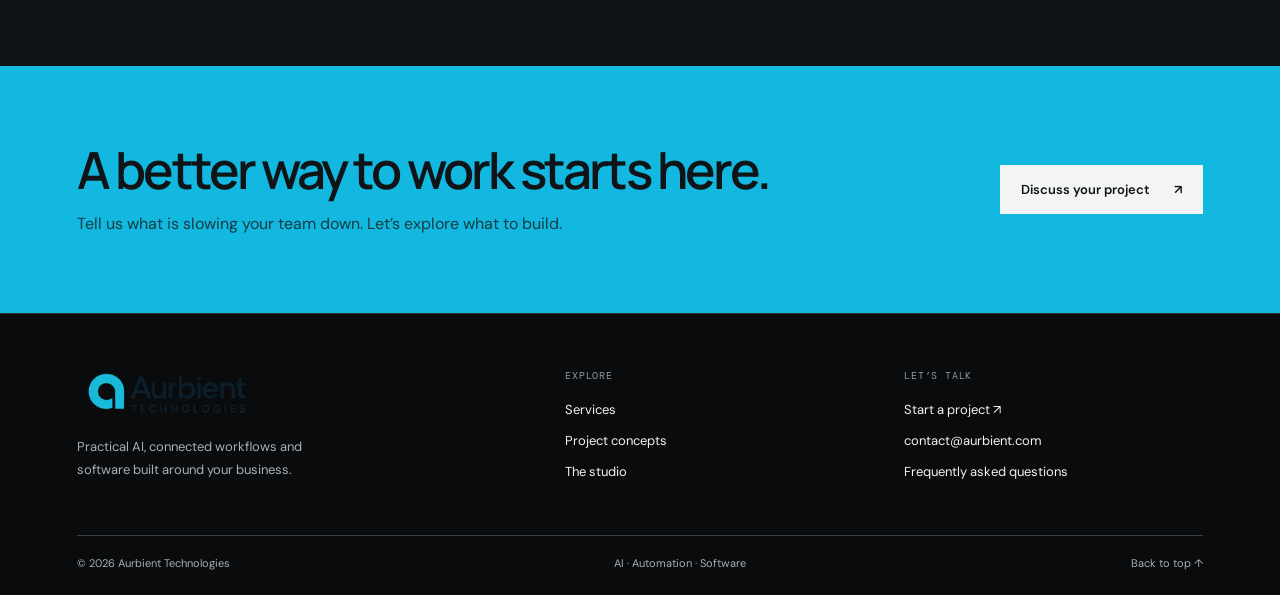
<file: services.html>
<!doctype html>
<html lang="en"><head><meta charset="utf-8"><meta name="viewport" content="width=device-width, initial-scale=1"><meta name="theme-color" content="#101416"><title>AI, Automation &amp; Software Services | Aurbient Technologies</title><meta name="description" content="Explore AI Solutions & Development, business automation, integrations and custom software services from Aurbient Technologies."><meta property="og:title" content="AI, Automation &amp; Software Services | Aurbient Technologies"><meta property="og:description" content="Explore AI Solutions & Development, business automation, integrations and custom software services from Aurbient Technologies."><meta property="og:type" content="website"><link rel="icon" type="image/png" href="assets/favicon.png"><link rel="preconnect" href="https://fonts.googleapis.com"><link rel="preconnect" href="https://fonts.gstatic.com" crossorigin><link rel="stylesheet" href="inner-pages.css"><script src="inner-pages.js" defer></script></head><body><a class="skip-link" href="#main">Skip to content</a>
    <header class="site-header" id="top">
  <a class="brand" href="index.html" aria-label="Aurbient Technologies home"><img src="assets/logo.png" alt="Aurbient Technologies"></a>
  <button class="menu-toggle" type="button" aria-expanded="false" aria-controls="primary-nav">Menu</button>
  <nav class="nav" id="primary-nav" aria-label="Primary navigation">
    <a href="index.html#services">Services</a>
    <a href="index.html#work">How we help</a>
    <a href="index.html#about">About</a>
    <a href="projects.html">Work</a>
    <a href="optima/index.html">Optima <span aria-hidden="true">↗</span></a>
    <a href="contact.html">Contact</a>
  </nav>
  <a class="header-cta" href="contact.html">Start a project <span aria-hidden="true">↗</span></a>
</header><main id="main"><section class="page-hero"><div class="wrap"><p class="kicker">OUR SERVICES</p><h1>The right technology.<br><em>For the real problem.</em></h1><p class="lede">From an individual workflow to a custom platform, we help define what is useful, build what is needed and make it easier for your team to adopt.</p></div></section><section class="section" style="padding-top:0"><div class="wrap"><article class="detail-grid" id="ai"><div><p class="kicker">01 / AI DEVELOPMENT</p><h2>Intelligence with a purpose.</h2><p>Use AI where it can help people find information, understand documents or make repetitive tasks easier. Design around the limits as carefully as the possibilities.</p></div><div><h3>What we can build</h3><ul class="deliverables"><li>Document extraction and review workflows</li><li>Knowledge assistants grounded in your content</li><li>Email classification and information extraction</li><li>AI features integrated into existing applications</li></ul><p>A good fit when your team repeatedly reads, sorts or searches large amounts of information.</p><a class="text-link" href="contact.html">Discuss this service <span aria-hidden="true">↗</span></a></div></article><article class="detail-grid" id="automation"><div><p class="kicker">02 / AUTOMATION & INTEGRATIONS</p><h2>Let your tools work together.</h2><p>Connect the systems you already rely on. Replace manual transfers with defined workflows, visible failures and clear paths for human intervention.</p></div><div><h3>What we can build</h3><ul class="deliverables"><li>Lead capture, validation and CRM routing</li><li>Data synchronisation between business tools</li><li>Notifications, approvals and task creation</li><li>API integrations and custom workflow logic</li></ul><p>A good fit when people keep moving the same information between tools or chasing routine handoffs.</p><a class="text-link" href="contact.html">Discuss this service <span aria-hidden="true">↗</span></a></div></article><article class="detail-grid" id="software"><div><p class="kicker">03 / CUSTOM SOFTWARE</p><h2>A workspace made for your team.</h2><p>Build focused software around the people who use it. Keep interfaces clear, access intentional and the underlying system ready to maintain.</p></div><div><h3>What we can build</h3><ul class="deliverables"><li>Custom web applications and internal platforms</li><li>Dashboards, reporting and operational workspaces</li><li>User roles, permissions and approval interfaces</li><li>Integration, deployment and handover documentation</li></ul><p>A good fit when existing products force your team into workarounds or cannot support a critical process.</p><a class="text-link" href="contact.html">Discuss this service <span aria-hidden="true">↗</span></a></div></article></div></section><section class="section process"><div class="wrap"><div class="section-heading"><div><p class="kicker">HOW WE WORK</p><h2>Clear steps.<br>Shared understanding.</h2></div><p>A collaborative delivery process that keeps business needs, usability and engineering moving together.</p></div><div class="steps"><article class="step"><span class="number">01</span><h3>Understand</h3><p>Map your workflow, users and constraints. Agree on the problem worth solving.</p></article><article class="step"><span class="number">02</span><h3>Design</h3><p>Define scope and success criteria. Prototype the experience before committing to the full build.</p></article><article class="step"><span class="number">03</span><h3>Build & validate</h3><p>Develop in reviewable stages. Test real scenarios, edge cases and integrations.</p></article><article class="step"><span class="number">04</span><h3>Launch & hand over</h3><p>Deploy the system, document how it works and agree on the support it needs.</p></article></div></div></section><section class="section" id="faq"><div class="wrap faq"><p class="kicker">BEFORE WE BEGIN</p><h2>A few useful answers.</h2><details><summary>How do we get started?</summary><p>Share the process you want to improve, the tools you currently use and the people involved. That gives us a starting point for discussing scope and the most useful next step.</p></details><details><summary>Can you work with our existing tools?</summary><p>We can explore integrations with your existing software. Feasibility depends on its APIs, permissions, data formats and access restrictions; these are checked during scoping.</p></details><details><summary>How much will a project cost?</summary><p>Pricing depends on scope, integrations, complexity and support needs. Once the requirements are clear, we can discuss a defined proposal rather than guessing at a one-size-fits-all price.</p></details><details><summary>How long does a build take?</summary><p>The schedule depends on the project. We define milestones after reviewing the requirements, technical dependencies and feedback needed from your team.</p></details><details><summary>How do you handle sensitive data and AI accuracy?</summary><p>Data access, retention and the choice of AI provider should be agreed before development. For consequential workflows, we design review steps and validate results against representative examples.</p></details><details><summary>What happens after launch?</summary><p>Handover should include documentation, deployment details and an agreed support plan. Ongoing maintenance and improvements can be scoped around the system’s needs.</p></details></div></section><section class="cta"><div class="wrap"><div><h2>A better way to work starts here.</h2><p>Tell us what is slowing your team down. Let’s explore what to build.</p></div><a class="button button-dark" href="contact.html">Discuss your project <span aria-hidden="true">↗</span></a></div></section></main><footer class="site-footer"><div class="wrap"><div class="footer-layout"><div class="footer-brand"><a href="index.html"><img src="assets/logo.png" alt="Aurbient Technologies home" loading="lazy"></a><p>Practical AI, connected workflows and software built around your business.</p></div><nav class="footer-links" aria-label="Footer navigation"><b>EXPLORE</b><a href="services.html">Services</a><a href="projects.html">Project concepts</a><a href="studio.html">The studio</a></nav><div class="footer-links"><b>LET’S TALK</b><a href="contact.html">Start a project ↗</a><a href="mailto:contact@aurbient.com">contact@aurbient.com</a><a href="services.html#faq">Frequently asked questions</a></div></div><div class="footer-bottom"><span>© 2026 Aurbient Technologies</span><span>AI · Automation · Software</span><a href="#top">Back to top ↑</a></div></div></footer></body></html>
</file>
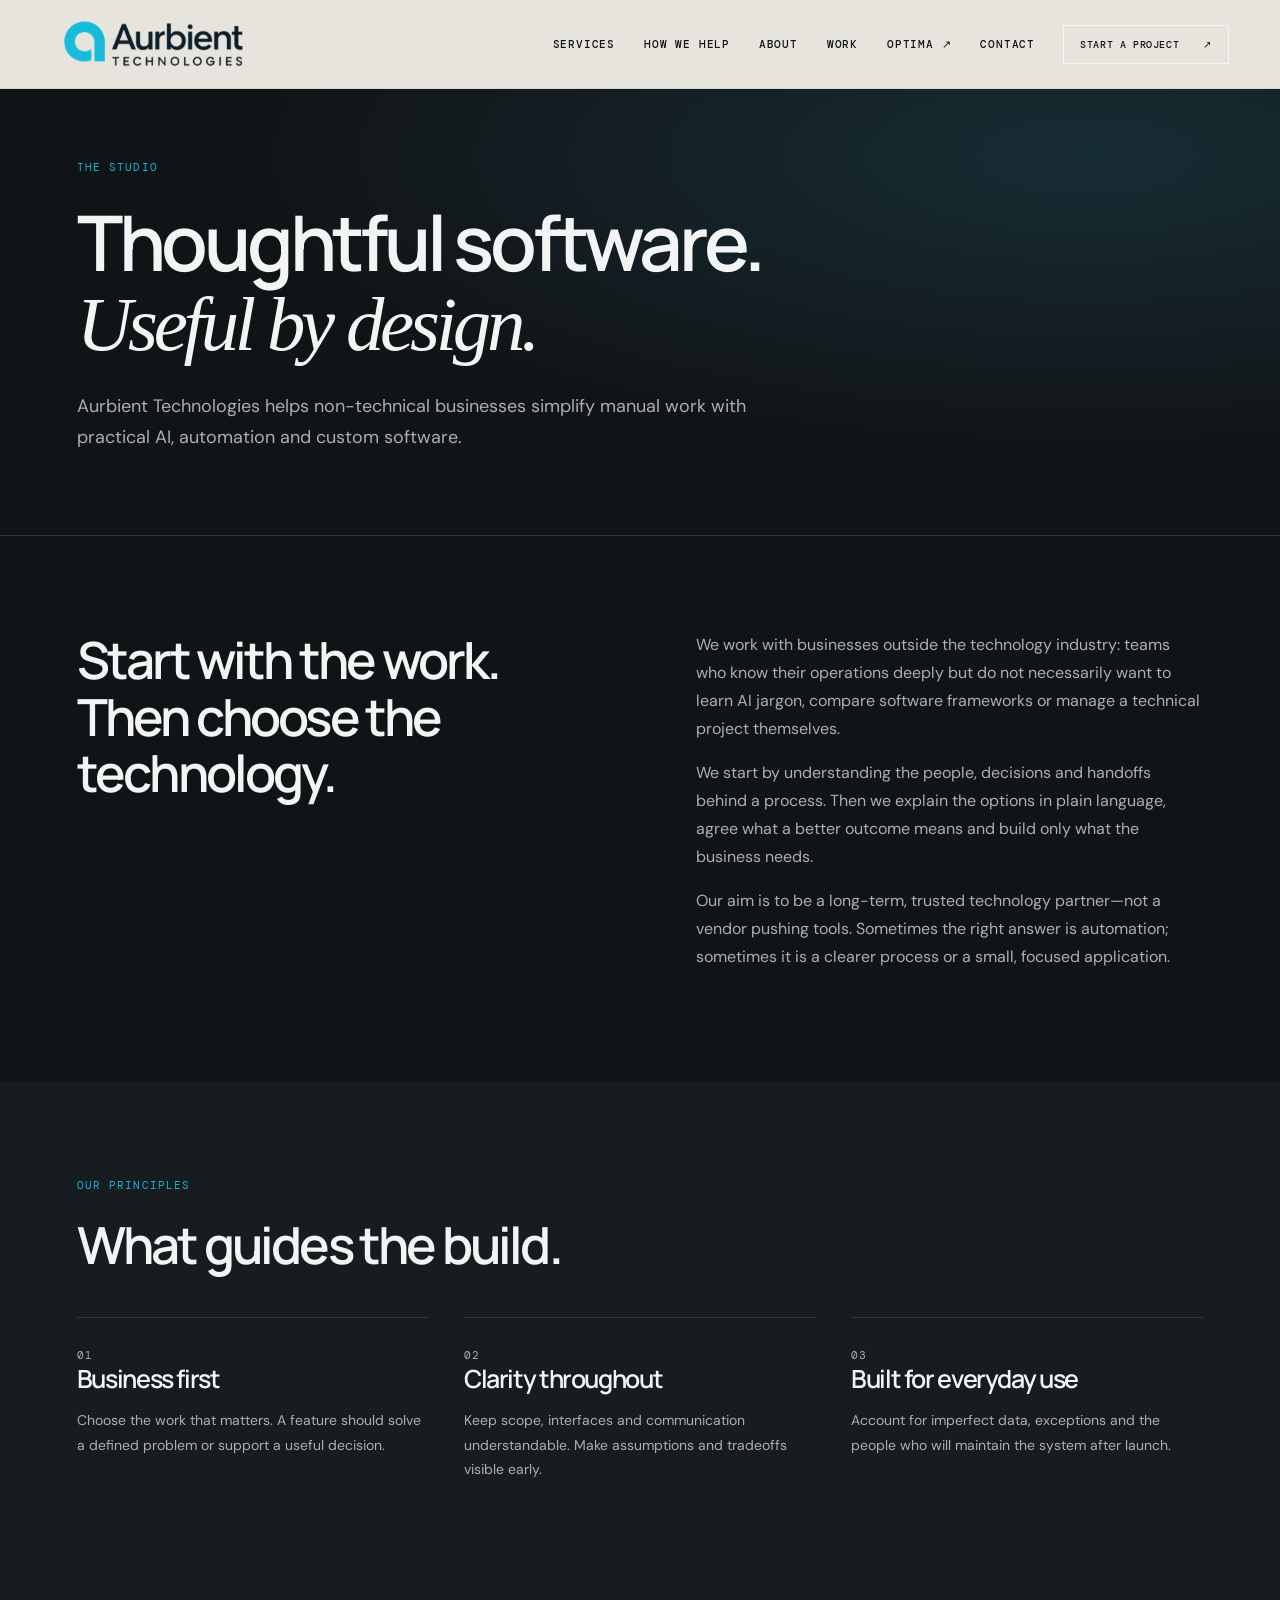
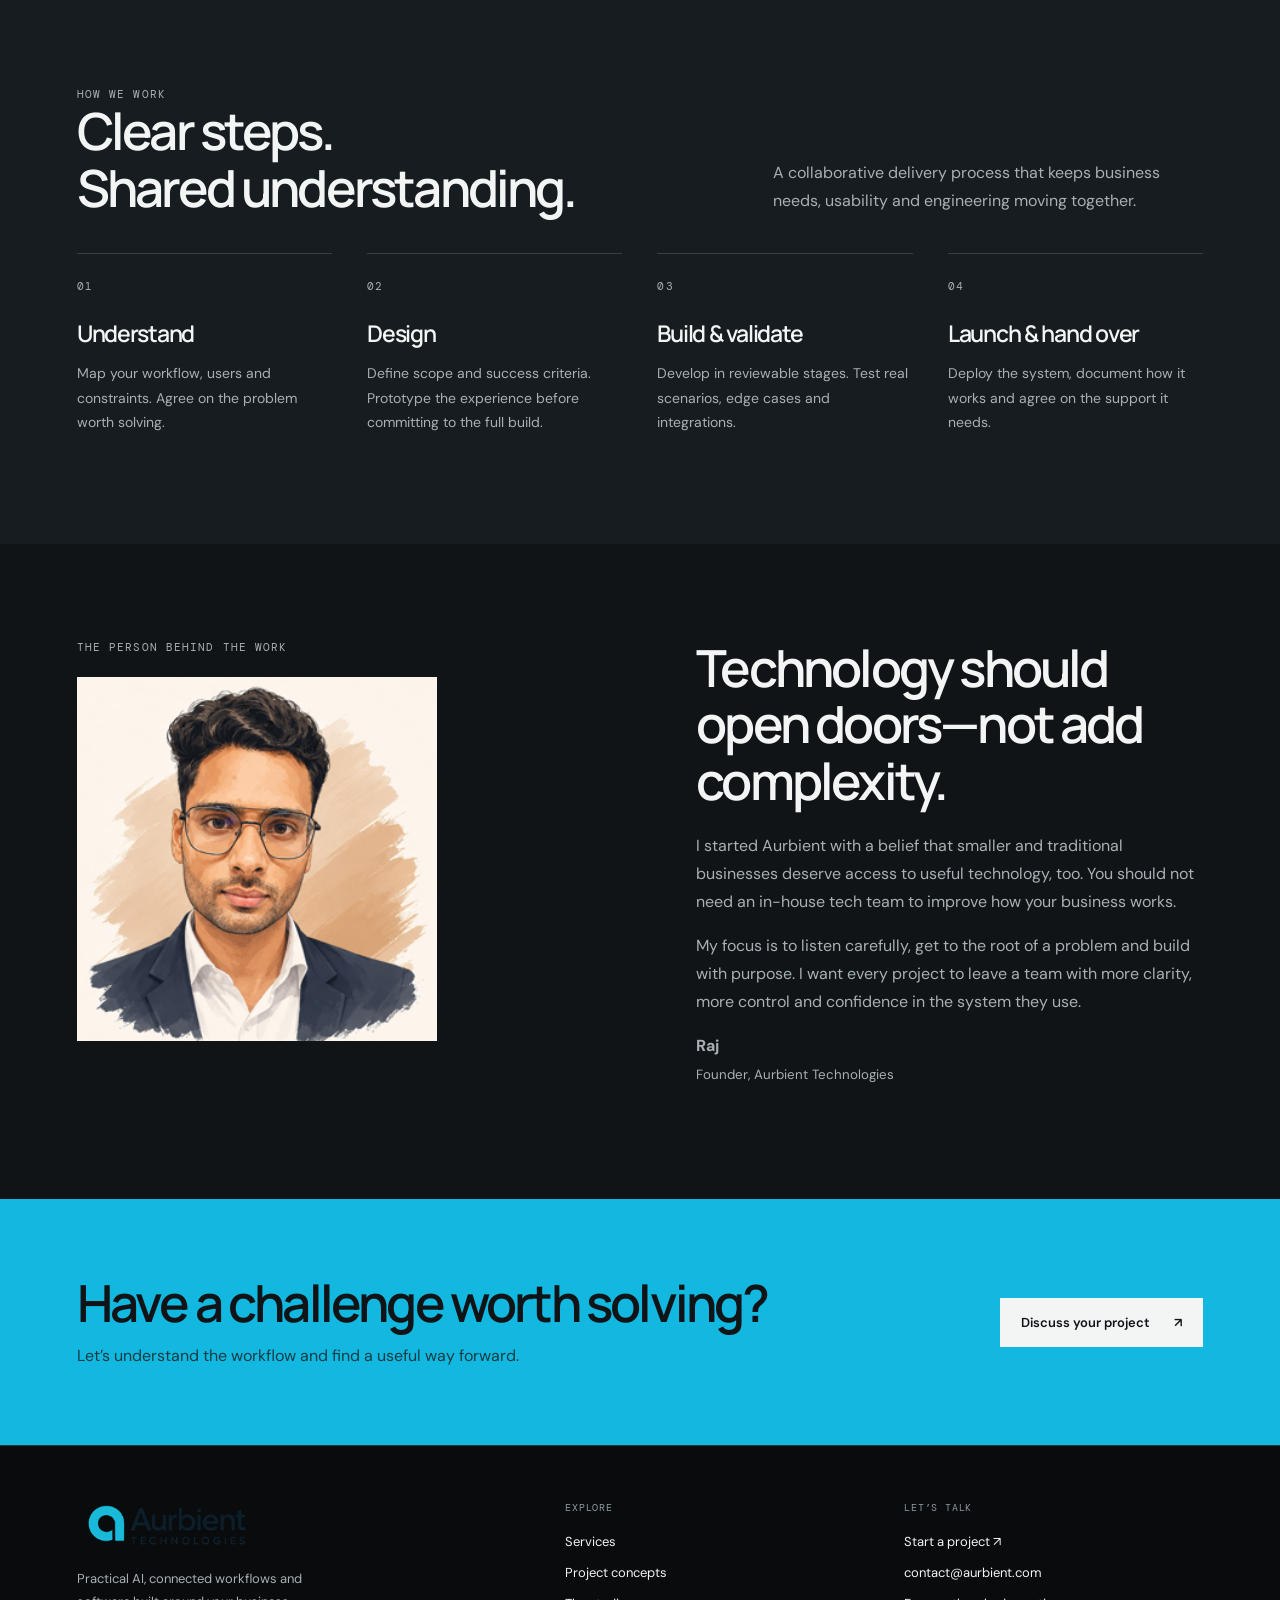
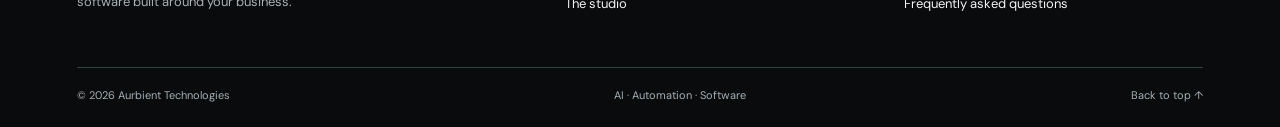
<file: studio.html>
<!doctype html>
<html lang="en"><head><meta charset="utf-8"><meta name="viewport" content="width=device-width, initial-scale=1"><meta name="theme-color" content="#101416"><title>Our Studio &amp; Approach | Aurbient Technologies</title><meta name="description" content="Learn about Aurbient Technologies and our approach to thoughtful design, practical AI and useful software systems."><meta property="og:title" content="Our Studio &amp; Approach | Aurbient Technologies"><meta property="og:description" content="Learn about Aurbient Technologies and our approach to thoughtful design, practical AI and useful software systems."><meta property="og:type" content="website"><link rel="icon" type="image/png" href="assets/favicon.png"><link rel="preconnect" href="https://fonts.googleapis.com"><link rel="preconnect" href="https://fonts.gstatic.com" crossorigin><link rel="stylesheet" href="inner-pages.css"><script src="inner-pages.js" defer></script></head><body><a class="skip-link" href="#main">Skip to content</a>
    <header class="site-header" id="top">
  <a class="brand" href="index.html" aria-label="Aurbient Technologies home"><img src="assets/logo.png" alt="Aurbient Technologies"></a>
  <button class="menu-toggle" type="button" aria-expanded="false" aria-controls="primary-nav">Menu</button>
  <nav class="nav" id="primary-nav" aria-label="Primary navigation">
    <a href="index.html#services">Services</a>
    <a href="index.html#work">How we help</a>
    <a href="index.html#about">About</a>
    <a href="projects.html">Work</a>
    <a href="optima/index.html">Optima <span aria-hidden="true">↗</span></a>
    <a href="contact.html">Contact</a>
  </nav>
  <a class="header-cta" href="contact.html">Start a project <span aria-hidden="true">↗</span></a>
</header><main id="main"><section class="page-hero"><div class="wrap"><p class="kicker">THE STUDIO</p><h1>Thoughtful software.<br><em>Useful by design.</em></h1><p class="lede">Aurbient Technologies helps non-technical businesses simplify manual work with practical AI, automation and custom software.</p></div></section><section class="section"><div class="wrap split"><h2>Start with the work.<br>Then choose the technology.</h2><div><p>We work with businesses outside the technology industry: teams who know their operations deeply but do not necessarily want to learn AI jargon, compare software frameworks or manage a technical project themselves.</p><p>We start by understanding the people, decisions and handoffs behind a process. Then we explain the options in plain language, agree what a better outcome means and build only what the business needs.</p><p>Our aim is to be a long-term, trusted technology partner—not a vendor pushing tools. Sometimes the right answer is automation; sometimes it is a clearer process or a small, focused application.</p></div></div></section><section class="section process"><div class="wrap"><p class="kicker">OUR PRINCIPLES</p><h2>What guides the build.</h2><div class="principles"><article class="principle"><span class="number">01</span><h3>Business first</h3><p>Choose the work that matters. A feature should solve a defined problem or support a useful decision.</p></article><article class="principle"><span class="number">02</span><h3>Clarity throughout</h3><p>Keep scope, interfaces and communication understandable. Make assumptions and tradeoffs visible early.</p></article><article class="principle"><span class="number">03</span><h3>Built for everyday use</h3><p>Account for imperfect data, exceptions and the people who will maintain the system after launch.</p></article></div></div></section><section class="section process"><div class="wrap"><div class="section-heading"><div><p class="kicker">HOW WE WORK</p><h2>Clear steps.<br>Shared understanding.</h2></div><p>A collaborative delivery process that keeps business needs, usability and engineering moving together.</p></div><div class="steps"><article class="step"><span class="number">01</span><h3>Understand</h3><p>Map your workflow, users and constraints. Agree on the problem worth solving.</p></article><article class="step"><span class="number">02</span><h3>Design</h3><p>Define scope and success criteria. Prototype the experience before committing to the full build.</p></article><article class="step"><span class="number">03</span><h3>Build & validate</h3><p>Develop in reviewable stages. Test real scenarios, edge cases and integrations.</p></article><article class="step"><span class="number">04</span><h3>Launch & hand over</h3><p>Deploy the system, document how it works and agree on the support it needs.</p></article></div></div></section><section class="section"><div class="wrap split founder-page"><div><p class="kicker">THE PERSON BEHIND THE WORK</p><img src="assets/raj-profile.png" alt="Portrait of Raj, founder of Aurbient Technologies" style="width:min(100%,360px);display:block;background:#e5dfd5" loading="lazy"></div><div><h2>Technology should open doors—not add complexity.</h2><p>I started Aurbient with a belief that smaller and traditional businesses deserve access to useful technology, too. You should not need an in-house tech team to improve how your business works.</p><p>My focus is to listen carefully, get to the root of a problem and build with purpose. I want every project to leave a team with more clarity, more control and confidence in the system they use.</p><p><strong>Raj</strong><br><small>Founder, Aurbient Technologies</small></p></div></div></section><section class="cta"><div class="wrap"><div><h2>Have a challenge worth solving?</h2><p>Let’s understand the workflow and find a useful way forward.</p></div><a class="button button-dark" href="contact.html">Discuss your project <span aria-hidden="true">↗</span></a></div></section></main><footer class="site-footer"><div class="wrap"><div class="footer-layout"><div class="footer-brand"><a href="index.html"><img src="assets/logo.png" alt="Aurbient Technologies home" loading="lazy"></a><p>Practical AI, connected workflows and software built around your business.</p></div><nav class="footer-links" aria-label="Footer navigation"><b>EXPLORE</b><a href="services.html">Services</a><a href="projects.html">Project concepts</a><a href="studio.html">The studio</a></nav><div class="footer-links"><b>LET’S TALK</b><a href="contact.html">Start a project ↗</a><a href="mailto:contact@aurbient.com">contact@aurbient.com</a><a href="services.html#faq">Frequently asked questions</a></div></div><div class="footer-bottom"><span>© 2026 Aurbient Technologies</span><span>AI · Automation · Software</span><a href="#top">Back to top ↑</a></div></div></footer></body></html>
</file>
<file: style.css>
:root{
  --paper:#f1eee7;
  --paper-2:#e7e2d8;
  --ink:#0b0c0e;
  --muted:#676a70;
  --line:rgba(11,12,14,.15);
  --white:#f5f6f4;
  --blue:#12b8df;
  --blue-dark:#0798bd;
  --serif:Georgia, "Times New Roman", serif;
  --sans:"DM Sans", Arial, sans-serif;
  --display:Manrope, "DM Sans", Arial, sans-serif;
  --mono:"DM Mono", monospace;
}
*{box-sizing:border-box}
html{scroll-behavior:smooth}
body{margin:0;background:var(--paper);color:var(--ink);font-family:var(--sans);-webkit-font-smoothing:antialiased}
body:has(.site-header) { overflow-x:hidden }
a{color:inherit;text-decoration:none}
.noise{position:fixed;inset:0;pointer-events:none;z-index:50;opacity:.045;background-image:url("data:image/svg+xml,%3Csvg viewBox='0 0 160 160' xmlns='http://www.w3.org/2000/svg'%3E%3Cfilter id='n'%3E%3CfeTurbulence type='fractalNoise' baseFrequency='.9' numOctaves='4' stitchTiles='stitch'/%3E%3C/filter%3E%3Crect width='100%25' height='100%25' filter='url(%23n)' opacity='.35'/%3E%3C/svg%3E")}
.site-header{position:fixed;z-index:40;top:0;left:0;width:100%;height:82px;padding:18px 4vw;display:flex;align-items:center;justify-content:space-between;background:rgba(241,238,231,.88);backdrop-filter:blur(16px);border-bottom:1px solid var(--line)}
.brand img{display:block;width:205px;height:auto}
.nav{display:flex;gap:34px;margin-left:auto;margin-right:38px;font:500 11px var(--mono);text-transform:uppercase;letter-spacing:.09em}
.nav a{position:relative}
.nav a:after{content:"";position:absolute;left:0;bottom:-6px;width:0;height:1px;background:var(--ink);transition:.3s}
.nav a:hover:after{width:100%}
.header-cta{font:500 11px var(--mono);text-transform:uppercase;letter-spacing:.08em;border:1px solid var(--ink);padding:12px 15px;transition:.25s}
.header-cta:hover{background:var(--ink);color:var(--paper)}
.header-cta span,.button span,.contact-email span{margin-left:14px}
.section-dark{background:var(--ink);color:var(--white)}
.section-paper{background:var(--paper)}
.section-blue{background:var(--blue);color:var(--ink)}
.hero{min-height:100svh;position:relative;padding:150px 7vw 35px;display:flex;align-items:center;overflow:hidden}
.hero-grid,.contact-grid{position:absolute;inset:0;background-image:linear-gradient(rgba(255,255,255,.055) 1px,transparent 1px),linear-gradient(90deg,rgba(255,255,255,.055) 1px,transparent 1px);background-size:90px 90px;mask-image:linear-gradient(to right,black 0%,transparent 80%)}
.hero-copy{width:55%;position:relative;z-index:2}
.eyebrow,.kicker,.section-index,.section-note{font:500 10px var(--mono);letter-spacing:.13em;text-transform:uppercase}
.eyebrow{display:flex;align-items:center;gap:9px;color:#a9adb2}
.status-dot{width:7px;height:7px;border-radius:50%;background:var(--blue);box-shadow:0 0 20px var(--blue)}
.hero h1{font:700 clamp(58px,8vw,128px)/.91 var(--display);letter-spacing:-.07em;margin:28px 0 30px}
.hero h1 em,.contact h2 em{font-family:var(--serif);font-weight:400;letter-spacing:-.055em;color:var(--blue)}
.hero-lede{max-width:580px;font-size:17px;line-height:1.65;color:#b9bdc2}
.hero-actions{display:flex;align-items:center;gap:28px;margin-top:36px}
.button{display:inline-flex;align-items:center;padding:15px 18px;font:600 11px var(--mono);letter-spacing:.06em;text-transform:uppercase}
.button-blue{background:var(--blue);color:var(--ink)}
.button-blue:hover{background:#5ad6ef}
.text-link{font:500 11px var(--mono);text-transform:uppercase;letter-spacing:.08em}
.text-link span{margin-left:12px}
.light{color:#c9cbd0}
.hero-art{position:absolute;right:6vw;top:22%;width:39vw;height:55vh;min-height:360px;display:flex;align-items:center;justify-content:center}
.static-hero-art{border-left:1px solid rgba(255,255,255,.12);padding-left:7vw}
.hero-word{font:800 clamp(55px,9vw,135px)/.82 var(--display);letter-spacing:-.09em;color:transparent;-webkit-text-stroke:1px rgba(245,246,244,.5);transform:rotate(-90deg);white-space:nowrap;position:absolute}
.hero-line{position:absolute;width:58%;height:1px;background:var(--blue);top:50%;left:25%;box-shadow:0 0 28px rgba(18,184,223,.2)}
.art-label{position:absolute;font:500 9px var(--mono);letter-spacing:.1em;color:#8e949b}
.label-top{right:8%;top:20%}
.label-bottom{left:8%;bottom:20%}
.hero-coordinate{position:absolute;right:0;top:8%;font:500 9px var(--mono);letter-spacing:.12em;color:#777d84}
.hero-year{position:absolute;right:0;bottom:8%;font:500 9px var(--mono);letter-spacing:.12em;color:#777d84}
.hero-foot{position:absolute;bottom:28px;left:7vw;right:7vw;display:flex;justify-content:space-between;color:#72777d;font:500 9px var(--mono);letter-spacing:.09em;text-transform:uppercase;border-top:1px solid rgba(255,255,255,.12);padding-top:13px}
.intro{padding:140px 7vw 150px;display:grid;grid-template-columns:70px 1.15fr .8fr;gap:4vw}
.section-index{color:#777}
.intro h2,.studio h2{font:700 clamp(52px,7vw,105px)/.94 var(--display);letter-spacing:-.065em;margin:0}
.intro h2 span{font-family:var(--serif);font-weight:400}
.kicker{margin:5px 0 30px;color:#777}
.intro-body{padding-top:54px;max-width:470px;font-size:17px;line-height:1.7;color:#4f5358}
.intro-body p{margin:0 0 26px}
.intro-body strong{color:var(--ink)}
.services{padding:30px 7vw 140px}
.section-top{display:grid;grid-template-columns:70px 1fr auto;align-items:start;border-top:1px solid var(--line);padding-top:15px}
.section-note{color:#777}
.service-list{margin-top:75px;border-top:1px solid var(--line)}
.service{display:grid;grid-template-columns:70px 1fr 40px;gap:3vw;padding:34px 0;border-bottom:1px solid var(--line);align-items:start;transition:.35s}
.service:hover{padding-left:15px;padding-right:15px;background:rgba(11,12,14,.025)}
.service-number{font:500 10px var(--mono);color:#777}
.service h3{font:600 clamp(28px,4vw,52px)/1 var(--display);letter-spacing:-.045em;margin:0 0 12px}
.service p{max-width:630px;color:#62656a;font-size:15px;line-height:1.6;margin:0}
.service-arrow{font-size:24px;transition:.3s}
.service:hover .service-arrow{transform:translate(5px,-5px)}
.manifesto{padding:150px 15vw 160px;position:relative;overflow:hidden}
.manifesto-mark{position:absolute;right:7vw;top:75px;font:700 20px var(--mono);letter-spacing:.4em;opacity:.4}
.manifesto h2{font:700 clamp(58px,9vw,130px)/.88 var(--display);letter-spacing:-.075em;margin:0 0 45px}
.manifesto h2 em{font-family:var(--serif);font-weight:400}
.manifesto-copy{max-width:580px;font-size:19px;line-height:1.65}
.work{padding:30px 7vw 150px}
.work-top{border-color:rgba(255,255,255,.13)}
.work-top .section-index,.work-top .section-note{color:#777b81}
.work-top .kicker{color:#aeb2b7}
.workflow-grid{display:grid;grid-template-columns:repeat(3,1fr);gap:1px;background:rgba(255,255,255,.12);margin-top:65px;border:1px solid rgba(255,255,255,.12)}
.workflow-card{position:relative;min-height:360px;padding:30px;background:#101214;transition:.35s}
.workflow-card:hover{background:#171a1d;transform:translateY(-4px)}
.workflow-no{font:500 9px var(--mono);color:#656b71;letter-spacing:.1em}
.workflow-icon{position:absolute;right:30px;top:26px;width:42px;height:42px;border:1px solid rgba(18,184,223,.4);border-radius:50%;display:grid;place-items:center;color:var(--blue);font:20px var(--display)}
.workflow-card h3{font:600 clamp(23px,2.3vw,34px)/1.05 var(--display);letter-spacing:-.045em;margin:100px 0 14px}
.workflow-card p{font-size:13px;line-height:1.65;color:#8c9298;max-width:350px;margin:0}
.workflow-tag{display:inline-block;margin-top:28px;padding:7px 9px;border:1px solid rgba(255,255,255,.12);font:500 7px var(--mono);letter-spacing:.12em;color:#7f858b}
.studio{padding:140px 7vw 160px}
.studio-grid{display:grid;grid-template-columns:1fr 1fr;gap:9vw;margin-top:20px}
.studio-title h2 em{font-family:var(--serif);font-weight:400}
.studio-copy{max-width:600px;padding-top:25px}
.large-copy{font:500 clamp(25px,3vw,42px)/1.25 var(--display);letter-spacing:-.035em;margin:0 0 30px}
.studio-copy>p:not(.large-copy){color:#60636a;line-height:1.7;font-size:15px}
.studio-facts{display:grid;grid-template-columns:repeat(3,1fr);gap:20px;margin-top:55px;border-top:1px solid var(--line);padding-top:18px}
.studio-facts div{display:grid;gap:8px}
.studio-facts span{font:500 9px var(--mono);color:#777}.studio-facts b{font-size:13px}.studio-facts small{font-size:11px;color:#777}
.contact{min-height:90svh;padding:130px 7vw 35px;position:relative;overflow:hidden;display:flex;flex-direction:column}
.contact-content{position:relative;z-index:2;margin:auto 0}
.contact h2{font:700 clamp(60px,9vw,130px)/.86 var(--display);letter-spacing:-.075em;margin:0 0 30px}
.contact-content>p:not(.kicker){font-size:16px;color:#9da2a8;max-width:470px;line-height:1.6}
.contact-email{display:inline-block;margin-top:18px;font:500 clamp(19px,3vw,35px) var(--display);letter-spacing:-.04em;border-bottom:1px solid #6e747a;padding-bottom:7px}
.contact-bottom{position:relative;display:flex;justify-content:space-between;border-top:1px solid rgba(255,255,255,.12);padding-top:14px;color:#747a80;font:500 8px var(--mono);letter-spacing:.1em;text-transform:uppercase}
.reveal{opacity:0;transform:translateY(22px);transition:opacity .8s ease,transform .8s ease}.reveal.is-visible{opacity:1;transform:none}
@keyframes spin{to{transform:translate(-50%,-50%) rotate(360deg)}}
.contact-layout{position:relative;z-index:2;display:grid;grid-template-columns:.9fr 1.1fr;gap:8vw;margin:auto 0 100px}
.contact-content{margin:0;align-self:start}
.contact-mini{margin-top:32px;color:#70767c;font:500 8px var(--mono);letter-spacing:.12em}
.contact-form{padding-top:12px}
.contact-form label{display:block;margin-bottom:25px}
.form-row{display:grid;grid-template-columns:1fr 1fr;gap:18px}
.contact-form label span{display:block;margin-bottom:9px;color:#737980;font:500 8px var(--mono);letter-spacing:.12em}
.contact-form input,.contact-form textarea{width:100%;border:0;border-bottom:1px solid #404449;background:transparent;color:var(--white);padding:11px 0;font:500 15px var(--sans);outline:none;border-radius:0;resize:vertical}
.contact-form input::placeholder,.contact-form textarea::placeholder{color:#555b61}
.contact-form input:focus,.contact-form textarea:focus{border-color:var(--blue)}
.form-bottom{display:flex;align-items:center;justify-content:space-between;gap:25px;margin-top:10px}
.form-bottom>span{font:500 9px var(--mono);color:#676d73}
.form-bottom button{border:0;background:var(--blue);color:var(--ink);padding:15px 18px;font:600 10px var(--mono);letter-spacing:.06em;text-transform:uppercase;cursor:pointer}
.form-bottom button:hover{background:#5ad6ef}
.form-bottom button b{margin-left:18px}
.form-status{font:500 9px var(--mono);color:var(--blue);min-height:15px;margin-top:14px}
.site-footer{position:relative;z-index:2;border-top:1px solid rgba(255,255,255,.12);padding-top:25px}
.footer-brand img{width:190px;filter:brightness(0) invert(1);opacity:.9}
.footer-brand p{font:500 8px var(--mono);letter-spacing:.12em;color:#686e74}
.footer-links{display:flex;gap:28px;margin:32px 0;font:500 9px var(--mono);letter-spacing:.09em;text-transform:uppercase}
.footer-links a:hover{color:var(--blue)}
.footer-bottom{display:flex;justify-content:space-between;gap:20px;color:#686e74;font:500 8px var(--mono);letter-spacing:.08em;text-transform:uppercase;padding-top:14px}
.footer-bottom a:hover{color:var(--white)}
@media (max-width:900px){
  .site-header{height:72px;padding:14px 5vw}.brand img{width:175px}.nav{display:none}.header-cta{font-size:9px;padding:10px 11px}
  .hero{padding:125px 7vw 90px;min-height:920px;align-items:flex-start}.hero-copy{width:100%}.hero h1{font-size:clamp(56px,15vw,100px)}.hero-lede{max-width:530px}
  .hero-art{width:60vw;height:52vh;right:0;top:43%;opacity:.9}.hero-foot{left:7vw;right:7vw}
  .intro{grid-template-columns:50px 1fr;gap:25px;padding-top:100px}.intro-body{grid-column:2;padding-top:10px}
  .section-top{grid-template-columns:50px 1fr}.section-note{grid-column:2;margin-top:15px}
  .workflow-grid{grid-template-columns:1fr 1fr}.workflow-card{min-height:330px}
  .studio-grid{grid-template-columns:1fr;gap:55px}.studio-copy{padding-top:0}
}
@media (max-width:600px){
  .site-header .header-cta span{display:none}
  .hero{min-height:850px;padding-top:112px}.hero h1{font-size:18vw}.hero-lede{font-size:15px}.hero-actions{gap:18px;flex-wrap:wrap}
  .hero-art{top:52%;right:-28vw;width:105vw;height:105vw}.hero-foot span:last-child{display:none}
  .intro,.services,.work,.studio,.contact{padding-left:6vw;padding-right:6vw}
  .intro{grid-template-columns:35px 1fr}.intro h2,.studio h2{font-size:17vw}
  .service{grid-template-columns:35px 1fr 20px;gap:12px}.service h3{font-size:32px}.service p{font-size:14px}
  .manifesto{padding:110px 10vw}.manifesto h2{font-size:17vw}
  .work-grid{grid-template-columns:1fr}.work-feature{grid-column:auto}.card-visual{height:330px}
  .studio-facts{grid-template-columns:1fr 1fr}.studio-facts div:last-child{grid-column:1/-1}
  .contact{min-height:1000px}.contact h2{font-size:17vw}.contact-layout{grid-template-columns:1fr;gap:55px;margin-bottom:70px}.form-row{grid-template-columns:1fr}.footer-links{flex-wrap:wrap}.footer-bottom{gap:12px;flex-wrap:wrap}.footer-bottom span:nth-child(2){display:none}
}
.contact-mail {
  display: inline-flex;
  align-items: center;

  font:
    500 clamp(25px, 3.5vw, 48px)
    var(--display);

  letter-spacing: -.055em;

  color: var(--white);

  border-bottom: 1px solid #555b61;

  padding-bottom: 10px;

  transition:
    color .3s ease,
    border-color .3s ease,
    transform .3s ease;
}

.contact-mail span {
  margin-left: 22px;

  color: var(--blue);

  font-size: .65em;

  transition: transform .3s ease;
}

.contact-mail:hover {
  color: var(--blue);
  border-color: var(--blue);
}

.contact-mail:hover span {
  transform: translate(5px, -5px);
}


/* Small integration refinements: preserve the approved single-page design. */
.site-header, .nav { min-width: 0; }
.nav { flex-wrap: wrap; }
.nav a { white-space: nowrap; }
.optima-product { padding: clamp(3.5rem, 7vw, 6rem) clamp(1.25rem, 5vw, 5rem); }
.optima-product-inner {
  width: min(100%, 1180px); margin: 0 auto;
  display: flex; align-items: end; justify-content: space-between;
  gap: 2rem; border-top: 1px solid rgba(16,20,22,.18); padding-top: 2rem;
}
.optima-product-inner > div { max-width: 720px; }
.optima-product h2 { margin: .35rem 0 1rem; }
.optima-product p:not(.eyebrow) { max-width: 650px; }
.optima-product-link { display: inline-flex; align-items: center; gap: .8rem; white-space: nowrap; }
img { max-width: 100%; }
@media (max-width: 720px) {
  .optima-product-inner { align-items: flex-start; flex-direction: column; gap: 1.25rem; }
  .site-header { gap: 1rem; }
}


/* Navigation and section refinements; the approved homepage layout remains intact. */
.nav { flex-wrap: wrap; min-width: 0; }
.nav a { white-space: nowrap; }
img, video, svg, canvas { max-width: 100%; }
.optima-product { padding: clamp(3.5rem, 7vw, 6rem) clamp(1.25rem, 5vw, 5rem); background: var(--paper-2, #e7e2d8); }
.optima-product-inner { width: min(100%, 1180px); margin: 0 auto; display: flex; align-items: end; justify-content: space-between; gap: 2rem; border-top: 1px solid rgba(11,12,14,.18); padding-top: 2rem; }
.optima-product-copy { max-width: 720px; }
.optima-product h2 { margin: .35rem 0 1rem; }
.optima-product-copy p:not(.eyebrow) { max-width: 650px; line-height: 1.75; }
.optima-product-link { display: inline-flex; align-items: center; gap: .8rem; white-space: nowrap; text-decoration: none; border-bottom: 1px solid currentColor; padding-bottom: .45rem; }
@media (max-width: 720px) {
  .optima-product-inner { align-items: flex-start; flex-direction: column; gap: 1.25rem; }
  .nav { gap: .8rem; }
}


/* Clarity-first homepage refinements */
.hero-copy{width:min(72%, 900px);max-width:900px}
.hero-art{right:2vw;width:25vw;opacity:.42;pointer-events:none}
.static-hero-art{padding-left:2vw}
.hero-word{font-size:clamp(42px,5.4vw,84px)}
.hero-lede{max-width:650px}
.service-number small{display:inline-block;margin-top:8px;color:#92969b;font:500 8px var(--mono);letter-spacing:.06em}
.founder{padding:110px 7vw 120px;border-top:1px solid var(--line)}
.founder-inner{max-width:1220px;margin:0 auto;display:grid;grid-template-columns:minmax(220px,.72fr) 1.28fr;gap:8vw;align-items:center}
.founder-photo-wrap{background:#e5dfd5;overflow:hidden;align-self:stretch;min-height:430px;display:flex;align-items:end;justify-content:center}
.founder-photo{display:block;width:100%;height:100%;max-height:580px;object-fit:cover;object-position:center top;mix-blend-mode:multiply}
.founder-copy h2{font:700 clamp(42px,5.5vw,76px)/.98 var(--display);letter-spacing:-.065em;margin:0 0 25px}
.founder-copy h2 em{font-family:var(--serif);font-weight:400}
.founder-copy p:not(.kicker){color:#565b60;font-size:15px;line-height:1.8;max-width:700px}
.founder-copy .founder-lede{font-size:19px!important;color:var(--ink)!important;line-height:1.6!important}
.founder-signoff{display:flex;align-items:baseline;gap:18px;border-top:1px solid var(--line);padding-top:18px;margin-top:30px}
.founder-signoff span{font:italic 28px var(--serif)}
.founder-signoff small{font:500 9px var(--mono);letter-spacing:.09em;color:#73777c}
/* Keep the enquiry form dark and legible across screen sizes. */
.contact-form{background:#111417;border:1px solid #30363b;padding:clamp(22px,3vw,38px);min-width:0}
.contact-form label span{color:#b3bac0;font-size:9px}
.contact-form input,.contact-form textarea,.contact-form select{width:100%;min-width:0;background:#171b1f;color:#f5f6f4;border:1px solid #353c42;border-radius:0;padding:13px 14px;font:400 14px var(--sans);margin-top:9px;outline:none}
.contact-form input::placeholder,.contact-form textarea::placeholder{color:#899198}
.contact-form input:focus,.contact-form textarea:focus,.contact-form select:focus{border-color:var(--blue);box-shadow:0 0 0 2px #12b8df22}
.contact-form select option{background:#171b1f;color:#f5f6f4}
.contact-form textarea{resize:vertical;min-height:140px}
.form-bottom{gap:18px;align-items:center;flex-wrap:wrap}
.contact-form .form-bottom span,.contact-form .form-status{color:#a8afb5}
.contact-form .form-bottom button{background:var(--blue);color:var(--ink);border:0;padding:15px 18px;font:600 10px var(--mono);letter-spacing:.07em;text-transform:uppercase;cursor:pointer}
.contact-form .form-bottom button:hover{background:#67d8ed}
@media(max-width:900px){.hero-copy{width:82%}.hero-art{width:20vw;right:0;opacity:.22}.founder-inner{gap:5vw}.founder-photo-wrap{min-height:360px}}
@media(max-width:600px){.hero{padding-top:125px;padding-bottom:95px;min-height:820px}.hero-copy{width:100%}.hero h1{font-size:clamp(52px,14vw,82px);max-width:100%;overflow-wrap:normal}.hero-art{right:-16vw;top:auto;bottom:70px;width:70vw;height:220px;min-height:0;opacity:.16}.hero-word{font-size:60px}.hero-foot{z-index:3}.hero-actions{align-items:flex-start;flex-direction:column;gap:20px}.founder{padding:75px 6vw}.founder-inner{grid-template-columns:1fr;gap:35px}.founder-photo-wrap{min-height:0;max-height:440px}.founder-photo{max-height:440px;object-fit:contain}.founder-copy h2{font-size:13vw}.contact{min-height:0}.contact-layout{margin-bottom:55px}.contact-form{padding:22px}.form-row{grid-template-columns:1fr}.service-number small{display:none}}

.home-menu-toggle{display:none;background:transparent;border:1px solid var(--ink);color:var(--ink);padding:10px 12px;font:500 10px var(--mono);text-transform:uppercase;letter-spacing:.08em;cursor:pointer}
@media(max-width:900px){.site-header{gap:14px}.home-menu-toggle{display:block;margin-left:auto}.site-header .nav{display:none;position:absolute;top:100%;left:0;right:0;margin:0;padding:22px 6vw;background:var(--paper);border-bottom:1px solid var(--line);flex-direction:column;gap:18px;align-items:flex-start}.site-header .nav.is-open{display:flex}.site-header .header-cta{display:none}}


/* Hero artwork scale only — preserve the approved homepage theme and typography. */
.hero-art{right:2vw;width:31vw;opacity:.48;pointer-events:none}
.static-hero-art{padding-left:2vw}
.hero-word{font-size:clamp(58px,7.2vw,112px)}
@media(max-width:900px){.hero-art{width:25vw;right:0;opacity:.28}}
@media(max-width:600px){.hero-art{right:-12vw;width:66vw;opacity:.2}.hero-word{font-size:64px}}
</file>
<file: optima/style.css>
*{box-sizing:border-box} :root{--ink:#102b3b;--ink-deep:#092033;--green:#159b62;--green-bright:#28c783;--orange:#ef9b43;--paper:#fff;--soft:#f5f8f5;--muted:#64747b;--line:#e0e8e2}html{scroll-behavior:smooth;scroll-padding-top:100px}body{margin:0;color:var(--ink);background:#fff;font-family:"DM Sans",sans-serif;-webkit-font-smoothing:antialiased}a{color:inherit;text-decoration:none}.container{width:min(1180px,calc(100% - 56px));margin-inline:auto}.topline{background:var(--ink-deep);color:#a7bac1;font:9px "DM Mono",monospace;letter-spacing:1.1px}.topline-inner{display:flex;justify-content:space-between;padding:10px 0}.topline b{color:var(--orange);margin-left:6px}.header{position:sticky;top:0;z-index:10;background:rgba(255,255,255,.94);backdrop-filter:blur(16px);border-bottom:1px solid #e7eee9}.nav-wrap{height:88px;display:flex;align-items:center;justify-content:space-between;gap:24px}.brand{width:174px;height:72px;display:flex;align-items:center;overflow:hidden}.brand img{width:100%;height:100%;object-fit:contain}.nav{display:flex;align-items:center;gap:26px;color:#51616a;font-size:12px}.nav a:hover{color:var(--green)}.nav-cta{font-size:12px;font-weight:700;padding:13px 16px;border:1px solid #dbe5dd;transition:.2s}.nav-cta span{color:var(--green);margin-left:14px}.nav-cta:hover{border-color:var(--green);background:#f5fbf7}.menu-toggle{display:none;background:transparent;border:0;font-size:22px;color:var(--ink)}.hero{padding-top:68px;background:radial-gradient(ellipse at 83% 18%,rgba(40,199,131,.08),transparent 32%),linear-gradient(180deg,#fff 0%,#fbfdfb 100%)}.hero-grid{display:grid;grid-template-columns:.95fr 1.05fr;gap:46px;align-items:center}.hero-copy{padding:16px 0 24px}.eyebrow{font:10px "DM Mono",monospace;letter-spacing:1.45px;color:#788b8d;display:flex;align-items:center;gap:9px}.eyebrow i{width:7px;height:7px;background:var(--green);border-radius:50%;display:inline-block;box-shadow:0 0 0 4px rgba(21,155,98,.10)}.eyebrow.dark{color:#667872}.hero h1,.section-intro h2,.custom h2,.faq h2,.contact h2{font:700 clamp(46px,5.3vw,69px)/1.05 Manrope,sans-serif;letter-spacing:-3.5px;margin:25px 0 21px;color:var(--ink)}em{font-style:normal;color:var(--green)}.hero h1 em{color:var(--green)}.hero-lede{max-width:540px;color:#5e7078;font-size:15px;line-height:1.9;margin:0}.hero-actions{display:flex;align-items:center;gap:25px;margin-top:29px;flex-wrap:wrap}.btn{display:inline-flex;align-items:center;gap:22px;padding:15px 18px;background:var(--green);color:white;font-size:12px;font-weight:700;transition:transform .2s,background .2s}.btn span{font-size:16px}.btn:hover{background:#0d8552;transform:translateY(-2px)}.text-link{font-size:12px;font-weight:600;color:#475c63}.text-link span{color:var(--green);margin-left:7px}.hero-note{display:flex;gap:13px;align-items:center;margin-top:38px;padding-top:18px;border-top:1px solid var(--line);max-width:470px}.note-mark{width:34px;height:34px;display:grid;place-items:center;border:1px solid #d8e6dc;border-radius:50%;color:var(--green);font:600 13px Manrope;flex-shrink:0}.hero-note p{font-size:10px;line-height:1.7;color:#7b898b;margin:0}.hero-note b{color:#344c52;font-size:11px}.hero-visual{border:1px solid #dce8e0;background:#fff;box-shadow:0 24px 65px rgba(17,54,39,.09);position:relative;min-width:0}.visual-top{height:42px;padding:0 15px;background:#f8fbf8;border-bottom:1px solid #e5ece6;display:flex;justify-content:space-between;align-items:center;font:9px "DM Mono";letter-spacing:.6px;color:#506b63}.visual-top i{width:6px;height:6px;display:inline-block;border-radius:50%;background:var(--green);margin-right:7px}.sample{font-size:8px;color:#9b8d79}.visual-title{display:flex;align-items:center;justify-content:space-between;padding:20px 18px 15px}.visual-title small{font:9px "DM Mono";color:#879993;letter-spacing:.5px}.visual-title h2{font:700 20px Manrope;margin:6px 0 0;letter-spacing:-.6px}.filter{border:1px solid #e0e8e2;padding:8px 9px;color:#687b78;font-size:9px}.stat-grid{display:grid;grid-template-columns:repeat(3,1fr);gap:8px;padding:0 18px}.stat{border:1px solid #e6ece7;padding:12px 10px;display:flex;flex-direction:column;gap:7px;min-width:0}.stat>span{font-size:9px;color:#778984;line-height:1.4}.stat strong{font:700 25px Manrope;letter-spacing:-1px;color:#193b3a}.stat sup{font-size:12px}.stat small{font:8px "DM Mono";line-height:1.5}.orange{color:#ce8433}.green{color:#168b58}.visual-lower{display:grid;grid-template-columns:1.08fr .92fr;gap:10px;padding:11px 18px 16px}.signals,.trend{border:1px solid #e6ece7;padding:12px 10px;min-width:0}.block-head{display:flex;justify-content:space-between;align-items:center;gap:8px;margin-bottom:9px}.block-head b{font-size:10px}.block-head a,.block-head>span{font:8px "DM Mono";color:#7b8c84;white-space:nowrap}.signal{display:flex;align-items:center;gap:7px;padding:11px 0;border-top:1px solid #edf1ed}.signal-icon{width:22px;height:22px;display:grid;place-items:center;flex-shrink:0;font-size:11px}.signal-icon.red{background:#fff0e7;color:#c26d36}.signal-icon.amber{background:#fff5df;color:#b7832f}.signal>div{min-width:0;flex:1}.signal b{display:block;font-size:9px;white-space:nowrap;overflow:hidden;text-overflow:ellipsis}.signal small{display:block;font-size:8px;color:#899792;margin-top:4px;white-space:nowrap;overflow:hidden;text-overflow:ellipsis}.signal label{font:7px "DM Mono";color:#ad853f;background:#fff7e6;padding:4px}.signal label.high{color:#bd6335;background:#fff0e7}.chart{display:flex;height:120px;background:repeating-linear-gradient(to bottom,transparent 0,transparent 29px,#eef2ee 30px);margin-top:12px}.axis{display:flex;flex-direction:column;justify-content:space-between;font:7px "DM Mono";color:#98a49e;padding-right:7px}.chart svg{width:100%;height:100%;overflow:visible}.days{display:flex;justify-content:space-between;margin:7px 0 12px 20px;font:7px "DM Mono";color:#99a49e}.trend-foot{border-top:1px solid #edf1ed;padding-top:10px;display:flex;align-items:center;gap:6px;font-size:8px;color:#7d8d85}.trend-foot i{width:6px;height:6px;border-radius:50%;background:var(--green)}.trend-foot b{margin-left:auto;color:#24483d;font:700 12px Manrope}.visual-foot{border-top:1px solid #edf1ed;padding:10px 15px;display:flex;justify-content:space-between;font:8px "DM Mono";color:#96a39c}.hero-strip{display:flex;justify-content:space-between;gap:14px;padding:21px 0;margin-top:53px;border-top:1px solid #e5ece6;font:9px "DM Mono";letter-spacing:.7px;color:#87958e}.hero-strip b{color:var(--orange);margin-left:6px}.section-pad{padding:105px 0}.intro{background:var(--soft)}.section-intro{display:grid;grid-template-columns:1fr .68fr;gap:75px;align-items:end;margin-bottom:45px}.section-intro h2,.custom h2,.faq h2,.contact h2{font-size:clamp(38px,4.3vw,54px);letter-spacing:-2.7px;margin:20px 0 0}.section-intro>p{color:#64746f;font-size:13px;line-height:1.9;margin:0 0 4px}.problem-grid{display:grid;grid-template-columns:repeat(3,1fr);gap:13px}.problem-card{background:#fff;border:1px solid #e1e9e2;padding:22px;min-height:300px;display:flex;flex-direction:column;transition:transform .2s,border-color .2s}.problem-card:hover{transform:translateY(-3px);border-color:#a9d8bb}.card-top{display:flex;justify-content:space-between;align-items:center;font:9px "DM Mono";letter-spacing:.8px;color:#89968f}.card-symbol{font-size:22px;color:var(--orange)}.problem-card h3{font:700 18px/1.4 Manrope;letter-spacing:-.5px;margin:29px 0 11px}.problem-card>p{font-size:11px;line-height:1.8;color:#6d7a74;margin:0 0 20px}.card-result{border-top:1px solid #edf1ed;padding-top:13px;margin-top:auto;display:flex;flex-direction:column;gap:5px}.card-result b{font-size:10px;color:var(--green)}.card-result span{font-size:10px;line-height:1.65;color:#6e7d76}.small-disclaimer{font-size:10px;line-height:1.7;color:#89958f;margin:20px 0 0}.section-dark{background:var(--ink-deep);color:#fff}.workflow{padding:100px 0 92px}.inverse h2{color:#fff}.inverse h2 em{color:var(--green-bright)}.inverse>p{color:#aabbbd}.workflow-steps{display:grid;grid-template-columns:repeat(4,1fr);border:1px solid rgba(222,240,229,.16);margin-top:50px}.workflow-steps article{padding:22px 19px 24px;min-height:260px;border-right:1px solid rgba(222,240,229,.16);position:relative}.workflow-steps article:last-child{border-right:0}.step-no{font:10px "DM Mono";color:var(--orange)}.step-icon{font-size:27px;color:var(--green-bright);margin:26px 0 17px}.orange-icon{color:var(--orange)}.workflow-steps h3{font:600 16px Manrope;margin:0 0 10px}.workflow-steps p{font-size:11px;line-height:1.8;color:#a5b8bc;margin:0 0 24px}.workflow-steps small{font:8px "DM Mono";letter-spacing:.4px;color:#7f999d}.workflow-note{margin-top:19px;padding:17px 19px;display:flex;gap:13px;background:rgba(255,255,255,.045);border:1px solid rgba(222,240,229,.13)}.note-icon{width:22px;height:22px;border:1px solid var(--orange);color:var(--orange);border-radius:50%;display:grid;place-items:center;flex-shrink:0;font-size:11px}.workflow-note p{font-size:11px;line-height:1.8;color:#aabbbd;margin:0}.workflow-note b{color:#fff}.integration-grid{display:grid;grid-template-columns:1fr .92fr;gap:70px;align-items:center}.integration-copy>p{font-size:13px;line-height:1.9;color:#64746f;margin:20px 0 27px;max-width:510px}.integration-list{border-top:1px solid var(--line)}.integration-list>div{display:flex;align-items:flex-start;gap:14px;padding:15px 0;border-bottom:1px solid var(--line)}.integration-icon{width:39px;height:35px;display:grid;place-items:center;flex-shrink:0;background:#edf7f0;border:1px solid #d9ebdd;color:var(--green);font:9px "DM Mono"}.integration-list b{display:block;font-size:12px;margin:1px 0 5px}.integration-list small{display:block;font-size:10px;line-height:1.7;color:#7a8982}.integration-visual{background:#f7faf7;border:1px solid #dfe9e1;padding:27px;position:relative}.integration-label{font:9px "DM Mono";letter-spacing:1px;color:#8a9991;text-align:center;margin-bottom:21px}.system-boxes{display:grid;grid-template-columns:repeat(3,1fr);gap:8px}.system-box{background:white;border:1px solid #dfe8e1;padding:12px 9px;display:flex;flex-direction:column;gap:7px;min-height:91px}.system-box span{font:8px "DM Mono";color:var(--orange)}.system-box b{font-size:10px}.system-box small{font-size:8px;line-height:1.4;color:#7d8b83}.connector-lines{height:44px;display:flex;flex-direction:column;align-items:center;justify-content:center;position:relative}.connector-lines span{position:absolute;top:0;height:19px;width:1px;background:#a9cdb5}.connector-lines i{position:absolute;top:14px;color:var(--green);font-style:normal;font-size:15px;background:#f7faf7;padding:0 6px}.optima-core{border:1px solid #b4ddc0;background:#fff;min-height:80px;display:flex;align-items:center;justify-content:center;gap:13px;position:relative;box-shadow:0 7px 18px #1d7b4c0a}.optima-core img{width:95px;height:48px;object-fit:contain}.optima-core>div{display:flex;flex-direction:column;gap:5px}.optima-core b{font:700 15px Manrope;color:var(--ink)}.optima-core small{font-size:9px;color:#7a8982}.core-dot{position:absolute;right:13px;top:13px;width:7px;height:7px;background:var(--green);border-radius:50%}.outputs{display:grid;grid-template-columns:repeat(3,1fr);gap:8px}.outputs>div{border:1px solid #dfe8e1;background:#fff;display:flex;flex-direction:column;align-items:center;gap:9px;padding:14px 5px;text-align:center}.outputs span{color:var(--green);font-size:16px}.outputs b{font-size:9px}.diagram-caption{font-size:9px;line-height:1.6;color:#8a9890;text-align:center;margin:18px 0 0}.customers{background:var(--soft)}.customer-grid{display:grid;grid-template-columns:repeat(2,1fr);gap:13px}.customer-grid article{background:#fff;border:1px solid #e1e9e2;padding:24px;position:relative;min-height:220px}.customer-number{font:10px "DM Mono";color:var(--orange)}.customer-grid h3{font:700 18px/1.4 Manrope;margin:18px 0 9px;max-width:390px}.customer-grid p{font-size:11px;line-height:1.8;color:#6e7d76;max-width:440px}.tags{display:flex;gap:7px;flex-wrap:wrap;margin-top:18px}.tags span{font:8px "DM Mono";color:#5b7566;background:#f0f7f1;border:1px solid #e0eee3;padding:6px 8px}.fit-band{display:grid;grid-template-columns:1fr 1fr;gap:15px;margin-top:16px}.fit-band>div{padding:20px 22px;background:#fff;border:1px solid #e1e9e2}.fit-label{font:9px "DM Mono";letter-spacing:.8px;color:var(--green)}.orange-text{color:#c88032}.fit-band p{font-size:11px;line-height:1.8;color:#65746e;margin:10px 0 0}.custom{padding:90px 0;background:var(--ink-deep);color:#fff;position:relative;overflow:hidden}.custom:after{content:"";position:absolute;width:420px;height:420px;border-radius:50%;border:1px solid rgba(40,199,131,.15);right:-170px;top:-190px;box-shadow:0 0 0 45px rgba(40,199,131,.025),0 0 0 90px rgba(40,199,131,.02);pointer-events:none}.custom-grid{display:grid;grid-template-columns:1fr .8fr;gap:85px;align-items:center;position:relative;z-index:1}.custom h2{color:#fff;font-size:clamp(40px,4.6vw,58px)}.custom h2 em{color:var(--green-bright)}.custom-grid>div:first-child>p{max-width:540px;font-size:12px;line-height:1.9;color:#aabbbd;margin:22px 0 27px}.custom-list{border-top:1px solid rgba(255,255,255,.15)}.custom-list>div{display:flex;gap:17px;padding:17px 0;border-bottom:1px solid rgba(255,255,255,.15)}.custom-list>div>span{font:10px "DM Mono";color:var(--orange);padding-top:2px}.custom-list b{display:block;font-size:12px;margin-bottom:6px}.custom-list small{display:block;font-size:10px;line-height:1.7;color:#a1b4b8}.proof{background:#fff}.value-grid{display:grid;grid-template-columns:repeat(4,1fr);gap:12px}.value-grid article{border:1px solid #e0e8e2;padding:21px;min-height:200px}.value-grid article>span{font:10px "DM Mono";color:var(--orange)}.value-grid h3{font:700 15px Manrope;margin:25px 0 9px}.value-grid p{font-size:10px;line-height:1.8;color:#718078;margin:0}.quote-honesty{display:grid;grid-template-columns:40px 1fr auto;gap:18px;align-items:start;background:#f7faf7;border:1px solid #e1e9e2;padding:24px;margin-top:16px}.quote-mark{font:48px Georgia;color:var(--green);line-height:1}.quote-honesty b{font:600 13px Manrope}.quote-honesty p{font-size:11px;line-height:1.8;color:#6f7e76;margin:7px 0 0;max-width:780px}.quote-label{font:8px "DM Mono";letter-spacing:.7px;color:#9a8b72;white-space:nowrap;padding-top:5px}.faq{background:var(--soft)}.faq-grid{display:grid;grid-template-columns:.65fr 1fr;gap:90px}.faq-grid>div:first-child>p{font-size:12px;line-height:1.8;color:#6f7e76;max-width:290px;margin:18px 0 24px}.dark-link{color:#344e44}.faq-list{border-top:1px solid #dfe8e1}.faq-list details{border-bottom:1px solid #dfe8e1;padding:0}.faq-list summary{list-style:none;cursor:pointer;position:relative;padding:20px 30px 20px 0;font:600 13px Manrope;color:#233f3b}.faq-list summary::-webkit-details-marker{display:none}.faq-list summary:after{content:"+";position:absolute;right:0;top:17px;font:20px "DM Sans";color:var(--green)}.faq-list details[open] summary:after{content:"−";color:var(--orange)}.faq-list details p{font-size:11px;line-height:1.9;color:#697a72;margin:0;padding:0 25px 20px 0;max-width:640px}.contact{background:#fff;padding:0 0 95px}.contact-panel{background:var(--ink-deep);color:#fff;padding:48px;display:grid;grid-template-columns:1fr .55fr;gap:60px;align-items:end;position:relative;overflow:hidden}.contact-panel:after{content:"";position:absolute;right:-70px;bottom:-170px;width:340px;height:340px;border:1px solid rgba(40,199,131,.18);border-radius:50%;box-shadow:0 0 0 35px rgba(40,199,131,.025),0 0 0 70px rgba(40,199,131,.02);pointer-events:none}.contact h2{color:#fff;font-size:clamp(39px,4.4vw,56px)}.contact h2 em{color:var(--green-bright)}.contact-panel>div:first-child>p{max-width:590px;font-size:12px;line-height:1.9;color:#a8b9bc;margin:20px 0 0}.contact-side{position:relative;z-index:1}.contact-side>p{font-size:10px;color:#a8b9bc;margin:20px 0 12px}.contact-side>p a{color:var(--green-bright)}.contact-side>small{font-size:9px;color:#758f94}.footer{background:#071b2a;color:#a2b4b7;padding:28px 0}.footer-inner{display:grid;grid-template-columns:1fr 1fr;gap:20px;align-items:center}.footer-brand{display:flex;align-items:center;gap:13px}.footer-brand img{width:105px;height:42px;object-fit:contain}.footer-brand span{font:8px "DM Mono";letter-spacing:.8px;color:#8ca4a7}.footer-links{display:flex;justify-content:flex-end;gap:18px;flex-wrap:wrap;font-size:10px}.footer-links a:hover{color:var(--green-bright)}.footer-inner>p{grid-column:1/-1;border-top:1px solid rgba(255,255,255,.12);padding-top:17px;margin:0;font:9px "DM Mono";color:#718a90}@media(max-width:980px){.hero-grid{grid-template-columns:1fr;gap:35px}.hero-copy{max-width:700px}.hero-visual{max-width:760px;width:100%;margin:auto}.hero-strip{margin-top:40px}.section-intro{gap:35px}.integration-grid,.custom-grid{gap:40px}.workflow-steps article{padding:20px 14px}.faq-grid{gap:50px}}@media(max-width:700px){.container{width:calc(100% - 36px)}.topline-inner span:last-child{display:none}.nav-wrap{height:74px;gap:12px}.brand{width:137px;height:62px}.menu-toggle{display:block;margin-left:auto}.nav{display:none;position:absolute;top:73px;left:0;right:0;background:#fff;padding:20px 24px;box-shadow:0 12px 18px #102b3b12;flex-direction:column;align-items:flex-start;border-bottom:1px solid var(--line)}.nav.open{display:flex}.nav-cta{font-size:10px;padding:10px;white-space:nowrap}.nav-cta span{margin-left:5px}.hero{padding-top:43px}.hero h1{font-size:49px;letter-spacing:-2.7px}.hero-lede{font-size:13px}.hero-actions{gap:18px}.hero-note{margin-top:28px}.hero-strip{display:grid;grid-template-columns:1fr 1fr;line-height:1.6;font-size:8px}.visual-top{padding-inline:10px}.visual-top{font-size:7px}.sample{font-size:6px}.visual-title{padding:16px 11px 12px}.stat-grid{padding:0 11px;gap:5px}.stat{padding:10px 7px}.stat>span{font-size:8px}.stat strong{font-size:22px}.stat small{font-size:7px}.visual-lower{grid-template-columns:1fr;padding:10px 11px 13px}.trend{min-height:210px}.chart{height:110px}.visual-foot{padding-inline:10px;font-size:7px}.section-pad{padding:72px 0}.section-intro{grid-template-columns:1fr;gap:18px;margin-bottom:30px}.section-intro h2,.custom h2,.faq h2,.contact h2{font-size:42px;letter-spacing:-2px}.section-intro>p{font-size:12px}.problem-grid{grid-template-columns:1fr}.problem-card{min-height:255px;padding:20px}.problem-card h3{margin-top:22px}.workflow{padding:72px 0}.workflow-steps{grid-template-columns:1fr 1fr;margin-top:33px}.workflow-steps article{min-height:245px;padding:17px 13px;border-bottom:1px solid rgba(222,240,229,.16)}.workflow-steps article:nth-child(2){border-right:0}.workflow-steps article:nth-child(3),.workflow-steps article:nth-child(4){border-bottom:0}.workflow-steps .step-icon{margin:20px 0 13px}.workflow-steps h3{font-size:14px}.workflow-steps p{font-size:10px}.workflow-note{padding:14px}.integration-grid{grid-template-columns:1fr;gap:35px}.integration-visual{padding:18px 12px}.system-boxes{gap:5px}.system-box{padding:10px 6px}.system-box b{font-size:9px}.optima-core img{width:78px}.customer-grid{grid-template-columns:1fr}.customer-grid article{min-height:200px}.fit-band{grid-template-columns:1fr}.custom{padding:72px 0}.custom-grid{grid-template-columns:1fr;gap:35px}.custom-grid>div:first-child>p{font-size:11px}.value-grid{grid-template-columns:1fr 1fr}.value-grid article{min-height:185px;padding:16px}.value-grid h3{font-size:13px;margin-top:20px}.quote-honesty{grid-template-columns:28px 1fr;padding:18px 14px;gap:10px}.quote-mark{font-size:38px}.quote-label{grid-column:2}.faq-grid{grid-template-columns:1fr;gap:32px}.contact{padding-bottom:65px}.contact-panel{padding:28px 20px;grid-template-columns:1fr;gap:28px}.contact h2{font-size:42px}.footer-inner{grid-template-columns:1fr}.footer-links{justify-content:flex-start;gap:14px}.footer-inner>p{grid-column:1}.footer-brand{align-items:flex-start;flex-direction:column;gap:5px}}@media(max-width:390px){.nav-cta{display:none}.hero h1{font-size:43px}.btn{padding:13px 12px;gap:12px}.text-link{font-size:11px}.workflow-steps{grid-template-columns:1fr}.workflow-steps article{border-right:0!important;border-bottom:1px solid rgba(222,240,229,.16)!important;min-height:0}.workflow-steps article:last-child{border-bottom:0!important}.value-grid{grid-template-columns:1fr}.value-grid article{min-height:0}.stat strong{font-size:19px}}
/* Product route integration and responsive overflow guard. */
html, body { max-width: 100%; overflow-x: clip; }
img, svg, video, canvas { max-width: 100%; }
.aurbient-home-link { font-size: .9rem; opacity: .8; }
</file>
<file: inner-pages.css>
﻿@import url('https://fonts.googleapis.com/css2?family=DM+Mono:wght@400;500&family=DM+Sans:wght@400;500;600;700&family=Manrope:wght@500;600;700;800&display=swap');
:root{--paper:#f2efe8;--ink:#101416;--blue:#12b8df;--muted:#626a6e;--line:#d6d5cf;--sans:'DM Sans',Arial,sans-serif;--display:Manrope,Arial,sans-serif;--mono:'DM Mono',monospace}
*{box-sizing:border-box}html{scroll-behavior:smooth;scroll-padding-top:100px}body{margin:0;background:var(--paper);color:var(--ink);font-family:var(--sans);-webkit-font-smoothing:antialiased}a{color:inherit;text-decoration:none}button,input,textarea,select{font:inherit}button,a,input,textarea,select{-webkit-tap-highlight-color:transparent}a:focus-visible,button:focus-visible,input:focus-visible,textarea:focus-visible,select:focus-visible,summary:focus-visible{outline:3px solid #00819f;outline-offset:5px}::selection{background:var(--blue);color:var(--ink)}.skip-link{position:fixed;left:20px;top:-100px;z-index:100;background:var(--paper);padding:14px}.skip-link:focus{top:12px}.site-header{position:sticky;top:0;z-index:30;min-height:82px;padding:16px 5%;display:flex;align-items:center;gap:30px;background:rgba(242,239,232,.96);border-bottom:1px solid var(--line);backdrop-filter:blur(16px)}.brand img{display:block;width:190px;height:auto}.nav{display:flex;gap:26px;margin-left:auto}.nav a{font-size:13px;color:#535b5f;padding:8px 0}.nav a:hover,.nav a[aria-current]{color:var(--ink)}.nav a[aria-current]{box-shadow:0 2px var(--blue)}.header-cta,.button{display:inline-flex;align-items:center;justify-content:center;gap:24px;padding:15px 20px;font-size:13px;font-weight:600;border:1px solid var(--ink);transition:background .2s,transform .2s}.header-cta:hover,.button:hover{transform:translateY(-2px)}.header-cta{padding:12px 16px}.button-blue{background:var(--blue);border-color:var(--blue);color:var(--ink)}.button-blue:hover{background:#63d8ef}.button-dark{background:var(--ink);color:var(--paper)}.menu-toggle{display:none}.wrap{width:88%;max-width:1320px;margin:auto}.dark{background:var(--ink);color:var(--paper)}.eyebrow,.kicker,.tag,.number,.section-label{font:400 11px/1.5 var(--mono);letter-spacing:.1em;text-transform:uppercase}.eyebrow{color:var(--blue);display:flex;align-items:center;gap:9px}.status-dot{width:6px;height:6px;background:var(--blue);border-radius:50%}.kicker{color:var(--muted);margin:0 0 22px}.dark .kicker{color:#a8b6bc}h1,h2,h3{font-family:var(--display);letter-spacing:-.055em}h1{font-size:clamp(46px,6.6vw,96px);line-height:1.04;font-weight:600;margin:26px 0}h2{font-size:clamp(34px,4vw,58px);line-height:1.1;font-weight:600;margin:0 0 24px}h3{font-size:25px;line-height:1.2;margin:0 0 14px;font-weight:600}p{line-height:1.75}em{font-family:Georgia,serif;font-weight:400}.hero{position:relative;overflow:hidden;background:radial-gradient(ellipse at 85% 40%,#173339 0%,var(--ink) 50%)}.hero-layout{display:grid;grid-template-columns:1.15fr 1fr;gap:7%;align-items:center;padding:88px 0 78px}.hero h1 em{color:var(--blue)}.lede{font-size:18px;line-height:1.7;max-width:600px;color:var(--muted)}.dark .lede{color:#b0bec4}.hero-actions{display:flex;align-items:center;gap:28px;margin-top:32px;flex-wrap:wrap}.text-link{display:inline-block;font-size:13px;font-weight:600;border-bottom:1px solid currentColor;padding-bottom:5px}.text-link span{margin-left:15px}.hero-note{display:flex;flex-wrap:wrap;gap:20px;margin-top:35px;color:#a8b6bc;font-size:11px}.hero-note span:before{content:'✓';color:var(--blue);margin-right:7px}.hero-foot{padding:20px 0;display:flex;justify-content:space-between;border-top:1px solid #354044;color:#a8b6bc;font:10px var(--mono);letter-spacing:.06em}.system-panel{border:1px solid #435256;border-radius:10px;background:#172024;box-shadow:0 25px 80px #0005;padding:25px;transform:rotate(-2deg)}.panel-head{display:flex;justify-content:space-between;align-items:center;font:10px var(--mono);color:#b2c5cc;border-bottom:1px solid #354044;padding-bottom:20px}.panel-head b{color:var(--blue);font-weight:400}.flow-node{background:#202d32;border:1px solid #3c5058;border-radius:5px;padding:18px;display:flex;align-items:center;gap:14px}.flow-node .icon{display:grid;place-items:center;color:var(--blue);border:1px solid #45606b;width:36px;height:36px;font:14px var(--mono)}.flow-node b{font-size:13px;font-weight:500}.flow-node small{display:block;color:#a9bcc4;font-size:11px;margin-top:5px}.flow-line{height:28px;border-left:1px dashed #4b8494;margin-left:35px}.flow-stack{padding:25px 0}.flow-result{display:flex;gap:8px}.flow-result span{background:#183e44;color:#b9e8ee;padding:10px 12px;font:10px var(--mono);flex:1;text-align:center}.panel-foot{font:9px var(--mono);color:#a8b6bc;padding-top:18px;line-height:1.6}.section{padding:95px 0}.section-label{border-top:1px solid var(--line);padding-top:18px;display:flex;justify-content:space-between;gap:20px;color:var(--muted);margin-bottom:45px}.dark .section-label{border-color:#354044;color:#a8b6bc}.split{display:grid;grid-template-columns:1fr 1fr;gap:10%;align-items:start}.split p{color:var(--muted);margin-top:0}.section-heading{display:flex;justify-content:space-between;gap:30px;align-items:end;margin-bottom:38px}.section-heading h2{margin:0}.section-heading p{max-width:430px;color:var(--muted);margin:0}.service-list{border-top:1px solid var(--line);margin-top:35px}.service-row{display:grid;grid-template-columns:60px 1fr 1fr 30px;align-items:start;gap:25px;padding:32px 0;border-bottom:1px solid var(--line)}.service-row h3{margin:0}.service-row p{margin:0;color:var(--muted);font-size:14px}.service-row:hover h3{color:#00768f}.number{color:var(--muted)}.arrow{font-size:22px}.project-grid{display:grid;grid-template-columns:repeat(3,1fr);gap:24px}.project-card{display:block;border-bottom:1px solid var(--line);padding-bottom:25px}.project-card h3{font-size:25px;margin:18px 0 10px}.project-card p{color:var(--muted);font-size:14px;margin:0 0 18px}.project-card:hover .project-visual{border-color:#00819f}.project-visual{height:245px;border:1px solid #bfc9c9;padding:24px;background:#e2e8e5;overflow:hidden;transition:border-color .2s}.project-visual.sales{background:#dce9e8}.project-visual.docs{background:#e6e2db}.project-visual.ops{background:#dce3eb}.mock-top{font:9px var(--mono);display:flex;justify-content:space-between;border-bottom:1px solid #b5c3c6;padding-bottom:13px;margin-bottom:19px;color:#40585c}.mock-columns{display:grid;grid-template-columns:repeat(3,1fr);gap:9px}.mock-column{border:1px solid #c0cecd;padding:10px;background:#f5faf888;min-height:150px}.mock-column b{font:9px var(--mono);color:#446367}.mock-item{height:34px;margin-top:12px;background:#fff;border-left:3px solid #079bb4;padding:8px;font:8px var(--mono);color:#53686b}.mock-doc{display:grid;grid-template-columns:.9fr 1fr;gap:16px}.paper-sheet{background:#fff;padding:15px;height:155px;box-shadow:0 5px 10px #0001;font:9px var(--mono)}.paper-sheet i{display:block;height:4px;background:#cbd2d3;margin:13px 0;width:80%}.data-fields{font:9px var(--mono);padding:8px 0}.data-fields span{display:block;border-bottom:1px solid #c3c6bd;padding:10px 0}.data-fields b{color:#00768f;display:block;margin-top:5px;font-weight:400}.mock-stats{display:grid;grid-template-columns:repeat(3,1fr);gap:8px}.mock-stats span{padding:12px 6px;background:#ffffff99;font:8px var(--mono);color:#425a6b}.mock-stats b{display:block;font:20px var(--display);margin-top:8px;color:#1d3a4a}.mock-chart{display:flex;align-items:end;justify-content:space-around;height:90px;gap:10px;margin-top:18px;border-bottom:1px solid #a2b4c4}.mock-chart i{width:22px;background:#23859f;height:var(--height)}.tag{display:inline-block;color:#42656c;font-size:9px}.project-meta{display:flex;justify-content:space-between;align-items:center}.concept-note{font-size:13px;color:var(--muted);border-left:2px solid var(--blue);padding:4px 0 4px 16px;margin:25px 0}.process{background:#e8e5de}.steps{display:grid;grid-template-columns:repeat(4,1fr);gap:35px}.step{border-top:1px solid #bfc3bf;padding-top:20px}.step h3{margin:25px 0 12px;font-size:23px}.step p{font-size:14px;color:var(--muted)}.cta{padding:75px 0;background:var(--blue)}.cta .wrap{display:flex;align-items:center;justify-content:space-between;gap:35px}.cta h2{margin-bottom:12px}.cta p{margin:0;color:#193b44}.site-footer{background:var(--ink);color:var(--paper);padding:55px 0 25px}.footer-layout{display:grid;grid-template-columns:1.5fr 1fr 1fr;gap:40px}.footer-brand img{width:180px;filter:brightness(0) invert(1)}.footer-brand p{max-width:280px;color:#a8b6bc;font-size:13px}.footer-links{display:flex;flex-direction:column;align-items:start;gap:14px;font-size:13px}.footer-links b{font:10px var(--mono);letter-spacing:.08em;color:#a8b6bc;margin-bottom:5px}.footer-links a:hover{color:var(--blue)}.footer-bottom{border-top:1px solid #354044;margin-top:40px;padding-top:20px;display:flex;justify-content:space-between;gap:20px;font-size:11px;color:#a8b6bc}.page-hero{padding:70px 0 65px;border-bottom:1px solid var(--line)}.page-hero h1{max-width:960px;font-size:clamp(45px,6vw,82px)}.page-hero .lede{max-width:720px}.detail-grid{display:grid;grid-template-columns:1fr 1.3fr;gap:10%;padding:55px 0;border-bottom:1px solid var(--line)}.detail-grid p{color:var(--muted)}.deliverables{padding:0;list-style:none}.deliverables li{padding:12px 0;border-top:1px solid var(--line);font-size:14px}.deliverables li:before{content:'↗';margin-right:12px;color:#00768f}.filters{display:flex;gap:10px;flex-wrap:wrap;margin-bottom:32px}.filters button{border:1px solid #b6bfbc;background:transparent;color:var(--ink);padding:11px 18px;font-size:12px;cursor:pointer}.filters button[aria-pressed=true]{background:var(--ink);color:var(--paper);border-color:var(--ink)}[hidden]{display:none!important}.sr-only{position:absolute;width:1px;height:1px;padding:0;margin:-1px;overflow:hidden;clip:rect(0,0,0,0);white-space:nowrap;border:0}.principles{display:grid;grid-template-columns:repeat(3,1fr);gap:35px;margin-top:45px}.principle{padding-top:25px;border-top:1px solid var(--line)}.principle p{color:var(--muted);font-size:14px}.faq{max-width:880px;margin:auto}.faq details{border-bottom:1px solid var(--line);padding:23px 0}.faq summary{font-size:18px;font-weight:500;cursor:pointer;line-height:1.5}.faq details p{color:var(--muted);max-width:720px}.contact-layout{display:grid;grid-template-columns:.85fr 1.15fr;gap:10%}.contact-mail{display:inline-block;font-size:clamp(20px,2.4vw,32px);letter-spacing:-.04em;border-bottom:1px solid var(--ink);padding-bottom:8px;margin:15px 0}.contact-aside p{color:var(--muted);font-size:14px}.contact-aside h3{margin-top:38px;font-size:20px}.contact-form{padding:32px;background:#e8e5de;border:1px solid var(--line)}.contact-form label{display:block;font-size:12px;font-weight:500;margin-bottom:23px}.contact-form input,.contact-form select,.contact-form textarea{display:block;width:100%;padding:12px;border:1px solid #abb4af;background:var(--paper);color:var(--ink);margin-top:9px;border-radius:0;font-size:14px}.contact-form textarea{resize:vertical;min-height:140px}.form-row{display:grid;grid-template-columns:1fr 1fr;gap:20px}.form-hint{font-size:12px;color:#535c60;line-height:1.7}.form-status{font-size:13px;color:#00586c;line-height:1.7}.contact-form button{cursor:pointer}.breadcrumb{font-size:12px;color:var(--muted);margin-bottom:35px}.breadcrumb a{text-decoration:underline;text-underline-offset:4px}.case-hero{display:grid;grid-template-columns:1.1fr 1fr;gap:8%;align-items:center}.case-hero h1{font-size:clamp(42px,5vw,70px)}.case-hero .project-visual{height:300px;padding:32px}.case-hero .mock-column{min-height:200px}.case-hero .paper-sheet{height:215px}.case-hero .mock-chart{height:135px}.case-info{display:flex;gap:45px;margin-top:30px}.case-info span{font:10px var(--mono);color:var(--muted)}.case-info b{display:block;font:14px var(--sans);color:var(--ink);margin-top:8px}.case-body{max-width:850px}.case-body h2{font-size:36px;margin-top:50px}.case-body p{color:var(--muted)}
@media(min-width:1500px){.hero-layout{padding:110px 0}.hero{min-height:720px}}@media(max-width:1000px){.nav{gap:17px}.site-header{gap:20px}.brand img{width:165px}.hero-layout{gap:4%}.system-panel{padding:18px}.service-row{grid-template-columns:35px 1fr 1fr 20px;gap:18px}.project-grid{gap:15px}.project-visual{padding:16px}.steps{gap:22px}.contact-layout{gap:6%}}
@media(max-width:760px){.site-header{min-height:72px;padding:15px 6%;gap:12px;flex-wrap:wrap}.brand img{width:155px}.menu-toggle{display:block;background:none;border:1px solid #a5afad;padding:9px 12px;font-size:12px;margin-left:auto;cursor:pointer}.header-cta{display:none}.nav{display:flex;flex-basis:100%;flex-wrap:wrap;gap:12px 25px;margin:0;padding-top:8px}.nav a{font-size:13px}.js .nav{display:none}.js .nav.is-open{display:flex}.wrap{width:88%}.hero-layout{grid-template-columns:1fr;padding:50px 0;gap:45px}.hero h1{font-size:clamp(48px,9vw,72px)}.hero-lede{font-size:16px}.system-panel{transform:none;max-width:520px;width:100%;margin:auto}.hero-foot{font-size:8px;gap:20px}.hero-foot span:last-child{display:none}.section{padding:65px 0}.split,.contact-layout,.case-hero{grid-template-columns:1fr;gap:32px}.section-heading{align-items:start;flex-direction:column;gap:20px}.service-row{grid-template-columns:30px 1fr 20px;gap:15px}.service-row p{grid-column:2;grid-row:2}.service-row .arrow{grid-column:3;grid-row:1}.project-grid{grid-template-columns:1fr;gap:35px}.project-visual{height:260px;padding:25px}.project-card h3{font-size:28px}.steps,.principles{grid-template-columns:1fr 1fr;gap:30px}.cta .wrap{align-items:start;flex-direction:column}.footer-layout{grid-template-columns:1fr 1fr;gap:30px}.footer-brand{grid-column:1/-1}.footer-bottom{flex-wrap:wrap;line-height:1.7}.page-hero{padding:45px 0}.page-hero h1{font-size:clamp(42px,8vw,65px)}.detail-grid{grid-template-columns:1fr;gap:20px;padding:38px 0}.contact-form{padding:23px}.case-info{gap:25px;flex-wrap:wrap}}
@media(max-width:420px){.steps,.principles,.form-row{grid-template-columns:1fr}.section-label{font-size:9px}.flow-result span{font-size:8px;padding:10px 6px}.hero-actions{gap:22px}.hero h1{font-size:46px}.mock-column{padding:7px}.mock-item{font-size:7px}.contact-form{padding:18px}.footer-links{font-size:12px}}
@media(prefers-reduced-motion:reduce){html{scroll-behavior:auto}*,*:before,*:after{transition:none!important;animation:none!important}}

/* Dark enquiry form for consistency with the Aurbient visual identity. */
.contact-form{background:#111417;color:#f5f6f4;border-color:#30363b;box-shadow:0 18px 50px #0000000a}
.contact-form label{color:#e6e9e9}
.contact-form input,.contact-form select,.contact-form textarea{background:#171b1f;color:#f5f6f4;border-color:#353c42}
.contact-form input::placeholder,.contact-form textarea::placeholder{color:#899198}
.contact-form input:focus,.contact-form select:focus,.contact-form textarea:focus{border-color:var(--blue)}
.contact-form select option{background:#171b1f;color:#f5f6f4}
.contact-form .form-hint{color:#a8b0b4}
.contact-form .form-status{color:#7be0ef}
.contact-form .button-dark{background:var(--blue);border-color:var(--blue);color:var(--ink)}
.contact-form .button-dark:hover{background:#63d8ef}


/* Aurbient inner pages: darker, clearer, cyan-led visual system. */
:root{--paper:#111417;--ink:#f3f5f4;--blue:#12b8df;--muted:#a7b0b5;--line:#30373c}
body{background:#111417;color:#f3f5f4}
.site-header{position:sticky;top:0;min-height:82px;padding:16px 4vw;gap:clamp(14px,2.2vw,34px);background:rgba(241,238,231,.96);color:#101416;border-bottom:1px solid #d6d5cf}
.brand img{width:clamp(155px,17vw,205px);height:auto}
.nav{display:flex;align-items:center;justify-content:flex-end;gap:clamp(12px,2.25vw,32px);margin-left:auto;margin-right:0;flex-wrap:nowrap;min-width:0;font:500 11px var(--mono);text-transform:uppercase;letter-spacing:.075em}
.nav a{color:#101416;white-space:nowrap;font-size:11px;padding:8px 0}
.nav a:hover,.nav a[aria-current]{color:#007f9b}
.nav a[aria-current]{box-shadow:0 2px #12b8df}
.header-cta{flex-shrink:0;background:transparent;color:#101416;font:500 10px var(--mono);text-transform:uppercase;letter-spacing:.06em}
.header-cta:hover{background:#101416;color:#f3f5f4}
.menu-toggle{display:none;background:transparent;border:1px solid #6e777c;color:#101416;padding:10px 12px;font:500 10px var(--mono);text-transform:uppercase;letter-spacing:.08em;cursor:pointer;margin-left:auto}
.page-hero{background:radial-gradient(ellipse at 85% 15%,#172d34 0%,#111417 55%);border-bottom:1px solid #30373c}
.page-hero .kicker,.kicker{color:#12b8df}
.lede,.detail-grid p,.case-body p,.project-card p,.step p,.principle p,.faq details p,.contact-aside p{color:#a7b0b5}
.section{background:#111417}
.process{background:#171c20;color:#f3f5f4}
.step{border-color:#354047}
.service-list,.service-row,.detail-grid,.faq details,.principle{border-color:#30373c}
.service-row p{color:#a7b0b5}
.project-card{border-color:#30373c}
.project-visual{border-color:#35434a;box-shadow:0 14px 40px #0003}
.concept-note{color:#a7b0b5}
.contact-mail{border-color:#12b8df;color:#f3f5f4}
.contact-form{background:#171c20;border-color:#354047;box-shadow:0 20px 55px #0004}
.contact-form input,.contact-form select,.contact-form textarea{background:#101417;color:#f3f5f4;border-color:#3a454b}
.contact-form .form-hint{color:#a7b0b5}
.cta{background:#12b8df;color:#101416}
.cta p{color:#173b43}
.site-footer{background:#090b0d;color:#f3f5f4;border-top:1px solid #30373c}
.footer-brand img{filter:none}
.footer-brand p,.footer-bottom{color:#a7b0b5}
.footer-links b{color:#8e9ba2}
.breadcrumb{color:#a7b0b5}
@media(max-width:1120px){.site-header{gap:16px}.brand img{width:160px}.nav{gap:14px}.nav a{font-size:10px}.header-cta{padding:10px 11px;font-size:9px}}
@media(max-width:900px){.site-header{flex-wrap:wrap;gap:12px}.brand img{width:170px}.menu-toggle{display:block}.header-cta{display:none}.nav,.js .nav{display:none;position:absolute;top:100%;left:0;right:0;z-index:50;margin:0;padding:22px 6vw;background:#f1eee7;color:#101416;border-bottom:1px solid #d6d5cf;flex-direction:column;align-items:flex-start;gap:16px}.nav.is-open,.js .nav.is-open{display:flex}.nav a{font-size:11px}.wrap{width:88%}}
@media(max-width:600px){.brand img{width:150px}.site-header{min-height:72px;padding:12px 6%}.page-hero{padding-top:48px}.footer-layout{grid-template-columns:1fr 1fr}.footer-brand{grid-column:1/-1}}
html {
    scroll-behavior: smooth;
}

#top {
    scroll-margin-top: 20px;
}
</file>
